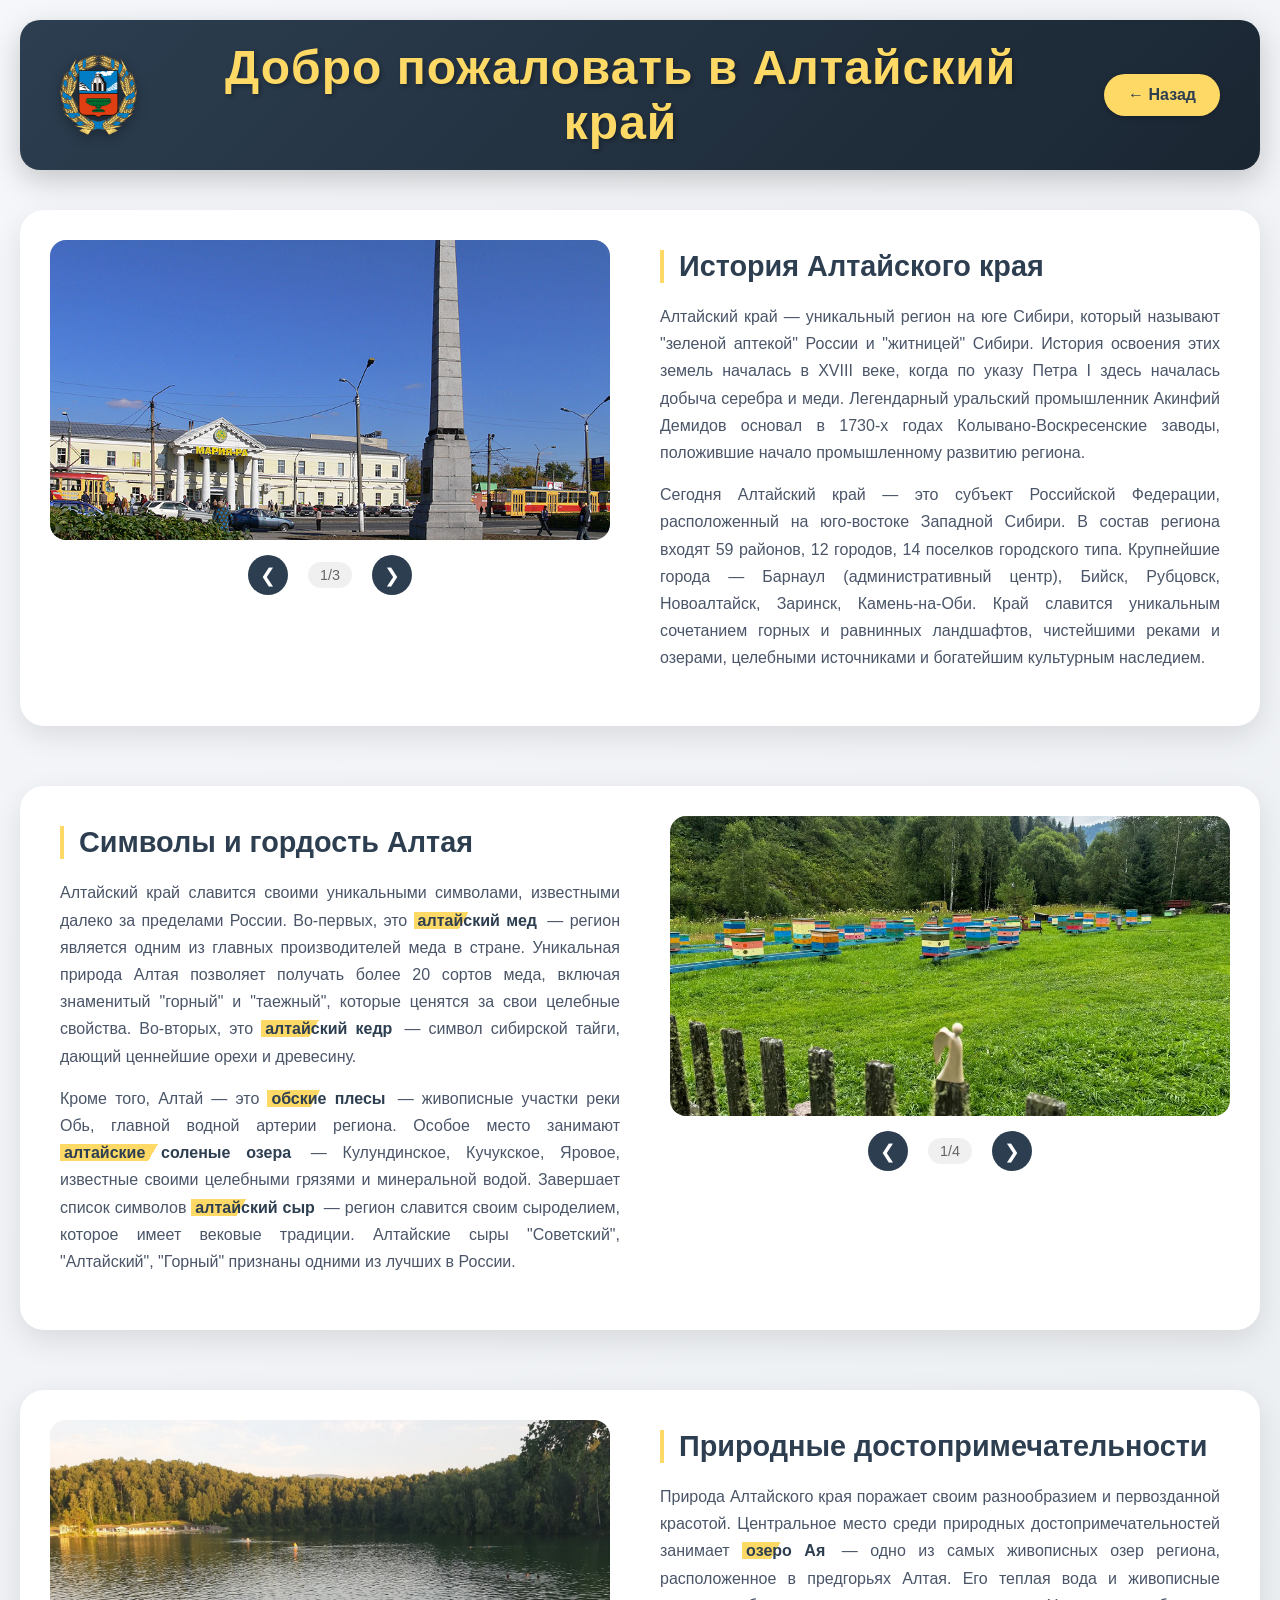
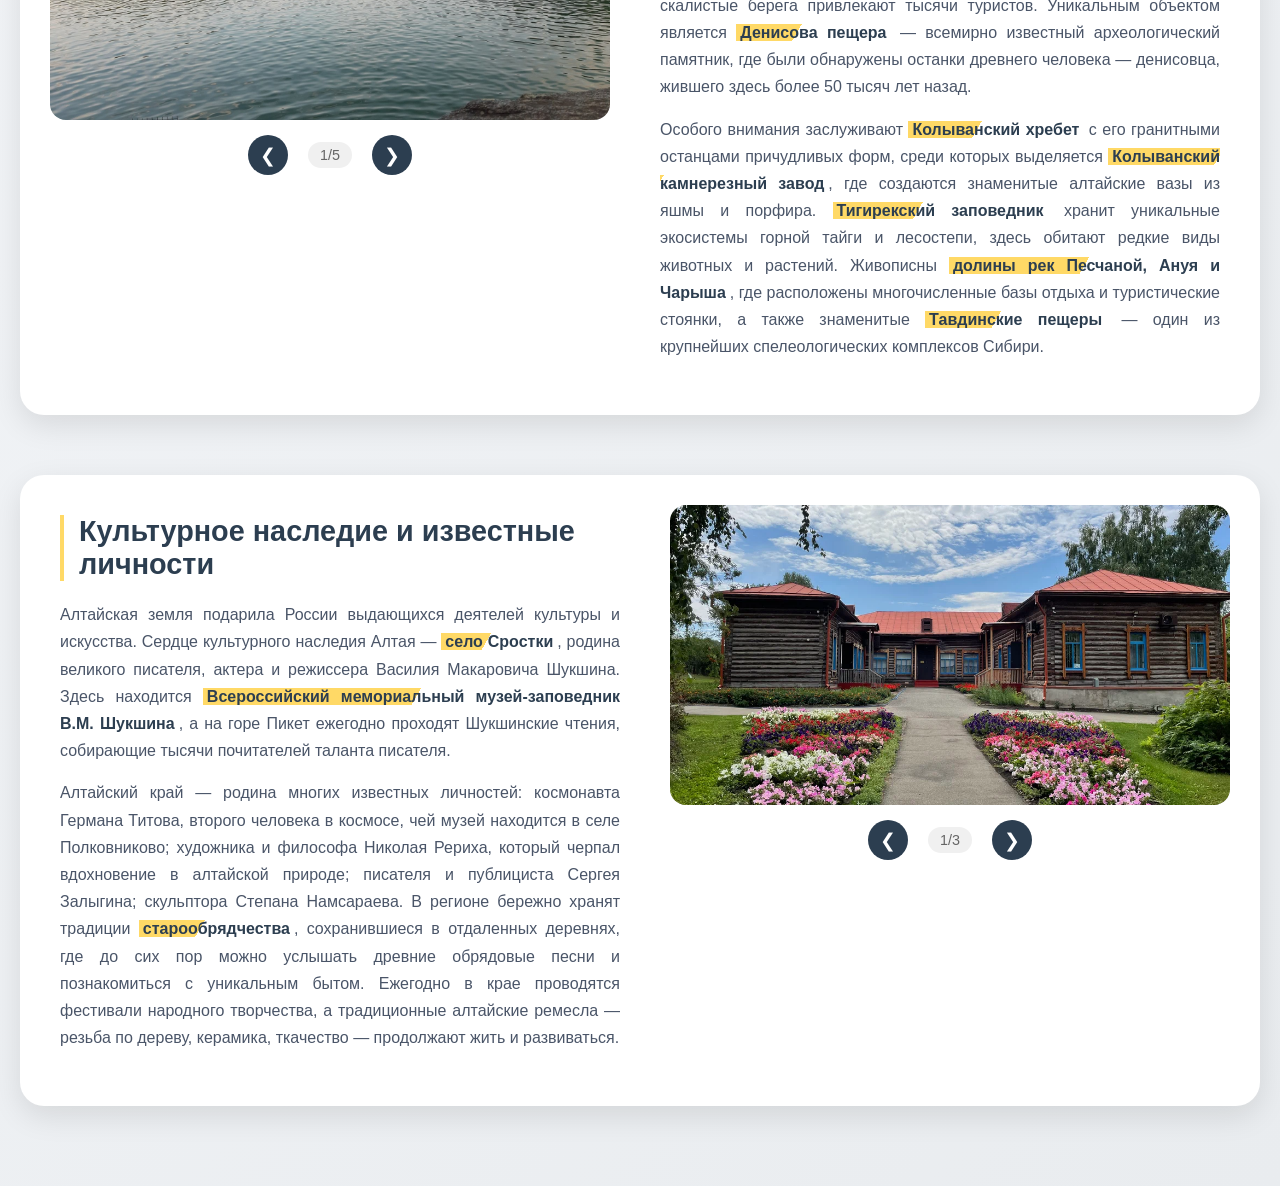
<file: region/Алтайский_Край.html>
<!DOCTYPE html>
<html lang="ru">
<head>
    <meta charset="UTF-8">
    <meta name="viewport" content="width=device-width, initial-scale=1.0">
    <title>Алтайский край - Жемчужина Сибири</title>
    <link rel="stylesheet" href="../region/Курская область/style_region.css">
</head>
<body>
    <div class="welcome-banner">
        <img src="../img_logo/altaigerb.png" alt="Герб Алтайского края" class="logo">
        <h1 class="logo_text">Добро пожаловать в Алтайский край</h1>
        <button class="back-button" onclick="goBack()">← Назад</button>
    </div>

    <div class="main-layout">
        <!-- Первый блок: текст справа, изображения слева (история края) -->
        <div class="content-block">
            <div class="image-slider left-slider">
                <div class="slider-container">
                    <img src="../region/Алтайский Край/altai1.jpg" alt="Демидовская площадь в Барнауле" class="slider-image active" id="slider1-img1">
                    <img src="../region/Алтайский Край/altai2.jpg" alt="Алтайские горы и степи" class="slider-image" id="slider1-img2">
                    <img src="../region/Алтайский Край/altai3.webp" alt="Современный Барнаул" class="slider-image" id="slider1-img3">
                </div>
                <div class="slider-controls">
                    <button class="slider-btn prev" onclick="changeImage('left', -1)">❮</button>
                    <span class="slider-counter" id="left-counter">1/3</span>
                    <button class="slider-btn next" onclick="changeImage('left', 1)">❯</button>
                </div>
            </div>
            <div class="text-content right-text">
                <h2>История Алтайского края</h2>
                <p>Алтайский край — уникальный регион на юге Сибири, который называют "зеленой аптекой" России и "житницей" Сибири. История освоения этих земель началась в XVIII веке, когда по указу Петра I здесь началась добыча серебра и меди. Легендарный уральский промышленник Акинфий Демидов основал в 1730-х годах Колывано-Воскресенские заводы, положившие начало промышленному развитию региона.</p>
                <p>Сегодня Алтайский край — это субъект Российской Федерации, расположенный на юго-востоке Западной Сибири. В состав региона входят 59 районов, 12 городов, 14 поселков городского типа. Крупнейшие города — Барнаул (административный центр), Бийск, Рубцовск, Новоалтайск, Заринск, Камень-на-Оби. Край славится уникальным сочетанием горных и равнинных ландшафтов, чистейшими реками и озерами, целебными источниками и богатейшим культурным наследием.</p>
            </div>
        </div>

        <!-- Второй блок: изображения слева, текст справа (символы и гордость края) -->
        <div class="content-block reverse">
            <div class="image-slider right-slider">
                <div class="slider-container">
                    <img src="../region/Алтайский Край/altai4.webp" alt="Алтайский мед" class="slider-image active" id="slider2-img1">
                    <img src="../region/Алтайский Край/altai5.jfif" alt="Обские плесы в Бийске" class="slider-image" id="slider2-img2">
                    <img src="../region/Алтайский Край/altai6.webp" alt="Алтайский кедр" class="slider-image" id="slider2-img3">
                    <img src="../region/Алтайский Край/altai7.jpg" alt="Озеро Кучукское" class="slider-image" id="slider2-img4">
                </div>
                <div class="slider-controls">
                    <button class="slider-btn prev" onclick="changeImage('right', -1)">❮</button>
                    <span class="slider-counter" id="right-counter">1/4</span>
                    <button class="slider-btn next" onclick="changeImage('right', 1)">❯</button>
                </div>
            </div>
            <div class="text-content left-text">
                <h2>Символы и гордость Алтая</h2>
                <p>Алтайский край славится своими уникальными символами, известными далеко за пределами России. Во-первых, это <strong>алтайский мед</strong> — регион является одним из главных производителей меда в стране. Уникальная природа Алтая позволяет получать более 20 сортов меда, включая знаменитый "горный" и "таежный", которые ценятся за свои целебные свойства. Во-вторых, это <strong>алтайский кедр</strong> — символ сибирской тайги, дающий ценнейшие орехи и древесину.</p>
                <p>Кроме того, Алтай — это <strong>обские плесы</strong> — живописные участки реки Обь, главной водной артерии региона. Особое место занимают <strong>алтайские соленые озера</strong> — Кулундинское, Кучукское, Яровое, известные своими целебными грязями и минеральной водой. Завершает список символов <strong>алтайский сыр</strong> — регион славится своим сыроделием, которое имеет вековые традиции. Алтайские сыры "Советский", "Алтайский", "Горный" признаны одними из лучших в России.</p>
            </div>
        </div>

        <!-- Третий блок: текст справа, изображения слева (природные достопримечательности) -->
        <div class="content-block">
            <div class="image-slider left-slider">
                <div class="slider-container">
                    <img src="../region/Алтайский Край/altai8.jpg" alt="Озеро Ая в Алтайском крае" class="slider-image active" id="slider3-img1">
                    <img src="../region/Алтайский Край/altai9.jpg" alt="Сростки - родина Шукшина" class="slider-image" id="slider3-img2">
                    <img src="../region/Алтайский Край/altai10.jpg" alt="Денисова пещера" class="slider-image" id="slider3-img3">
                    <img src="../region/Алтайский Край/altai11.webp" alt="Гора Колывань" class="slider-image" id="slider3-img4">
                    <img src="../region/Алтайский Край/altai12.jfif" alt="Тигирекский заповедник" class="slider-image" id="slider3-img5">
                </div>
                <div class="slider-controls">
                    <button class="slider-btn prev" onclick="changeImage('left2', -1)">❮</button>
                    <span class="slider-counter" id="left2-counter">1/5</span>
                    <button class="slider-btn next" onclick="changeImage('left2', 1)">❯</button>
                </div>
            </div>
            <div class="text-content right-text">
                <h2>Природные достопримечательности</h2>
                <p>Природа Алтайского края поражает своим разнообразием и первозданной красотой. Центральное место среди природных достопримечательностей занимает <strong>озеро Ая</strong> — одно из самых живописных озер региона, расположенное в предгорьях Алтая. Его теплая вода и живописные скалистые берега привлекают тысячи туристов. Уникальным объектом является <strong>Денисова пещера</strong> — всемирно известный археологический памятник, где были обнаружены останки древнего человека — денисовца, жившего здесь более 50 тысяч лет назад.</p>
                <p>Особого внимания заслуживают <strong>Колыванский хребет</strong> с его гранитными останцами причудливых форм, среди которых выделяется <strong>Колыванский камнерезный завод</strong>, где создаются знаменитые алтайские вазы из яшмы и порфира. <strong>Тигирекский заповедник</strong> хранит уникальные экосистемы горной тайги и лесостепи, здесь обитают редкие виды животных и растений. Живописны <strong>долины рек Песчаной, Ануя и Чарыша</strong>, где расположены многочисленные базы отдыха и туристические стоянки, а также знаменитые <strong>Тавдинские пещеры</strong> — один из крупнейших спелеологических комплексов Сибири.</p>
            </div>
        </div>

        <!-- Четвертый блок: изображения слева, текст справа (культурное наследие и известные личности) -->
        <div class="content-block reverse">
            <div class="image-slider right-slider">
                <div class="slider-container">
                    <img src="../region/Алтайский Край/altai13.webp" alt="Музей Шукшина в Сростках" class="slider-image active" id="slider4-img1">
                    <img src="../region/Алтайский Край/altai14.webp" alt="Памятник Василию Шукшину" class="slider-image" id="slider4-img2">
                    <img src="../region/Алтайский Край/altai15.jpg" alt="Гора Пикет - место Шукшинских чтений" class="slider-image" id="slider4-img3">
                </div>
                <div class="slider-controls">
                    <button class="slider-btn prev" onclick="changeImage('right2', -1)">❮</button>
                    <span class="slider-counter" id="right2-counter">1/3</span>
                    <button class="slider-btn next" onclick="changeImage('right2', 1)">❯</button>
                </div>
            </div>
            <div class="text-content left-text">
                <h2>Культурное наследие и известные личности</h2>
                <p>Алтайская земля подарила России выдающихся деятелей культуры и искусства. Сердце культурного наследия Алтая — <strong>село Сростки</strong>, родина великого писателя, актера и режиссера Василия Макаровича Шукшина. Здесь находится <strong>Всероссийский мемориальный музей-заповедник В.М. Шукшина</strong>, а на горе Пикет ежегодно проходят Шукшинские чтения, собирающие тысячи почитателей таланта писателя.</p>
                <p>Алтайский край — родина многих известных личностей: космонавта Германа Титова, второго человека в космосе, чей музей находится в селе Полковниково; художника и философа Николая Рериха, который черпал вдохновение в алтайской природе; писателя и публициста Сергея Залыгина; скульптора Степана Намсараева. В регионе бережно хранят традиции <strong>старообрядчества</strong>, сохранившиеся в отдаленных деревнях, где до сих пор можно услышать древние обрядовые песни и познакомиться с уникальным бытом. Ежегодно в крае проводятся фестивали народного творчества, а традиционные алтайские ремесла — резьба по дереву, керамика, ткачество — продолжают жить и развиваться.</p>
            </div>
        </div>
    </div>

    <script>
        // Состояние слайдеров
        const sliders = {
            left: { current: 0, total: 3 },
            right: { current: 0, total: 4 },
            left2: { current: 0, total: 5 },
            right2: { current: 0, total: 3 }
        };

        // Функция возврата на предыдущую страницу
        function goBack() {
            window.history.back();
        }

        // Функция смены изображения
        function changeImage(sliderId, direction) {
            const slider = sliders[sliderId];
            if (!slider) return;

            const newIndex = slider.current + direction;
            if (newIndex < 0 || newIndex >= slider.total) return;

            // Скрываем текущее изображение
            const oldImage = document.querySelector(`#slider${getSliderNumber(sliderId)}-img${slider.current + 1}`);
            if (oldImage) oldImage.classList.remove('active');

            // Обновляем индекс
            slider.current = newIndex;

            // Показываем новое изображение
            const newImage = document.querySelector(`#slider${getSliderNumber(sliderId)}-img${slider.current + 1}`);
            if (newImage) newImage.classList.add('active');

            // Обновляем счетчик
            const counter = document.getElementById(`${sliderId}-counter`);
            if (counter) {
                counter.textContent = `${slider.current + 1}/${slider.total}`;
            }
        }

        function getSliderNumber(sliderId) {
            const map = {
                'left': '1',
                'right': '2',
                'left2': '3',
                'right2': '4'
            };
            return map[sliderId] || '1';
        }
    </script>
</body>
</html>
</file>
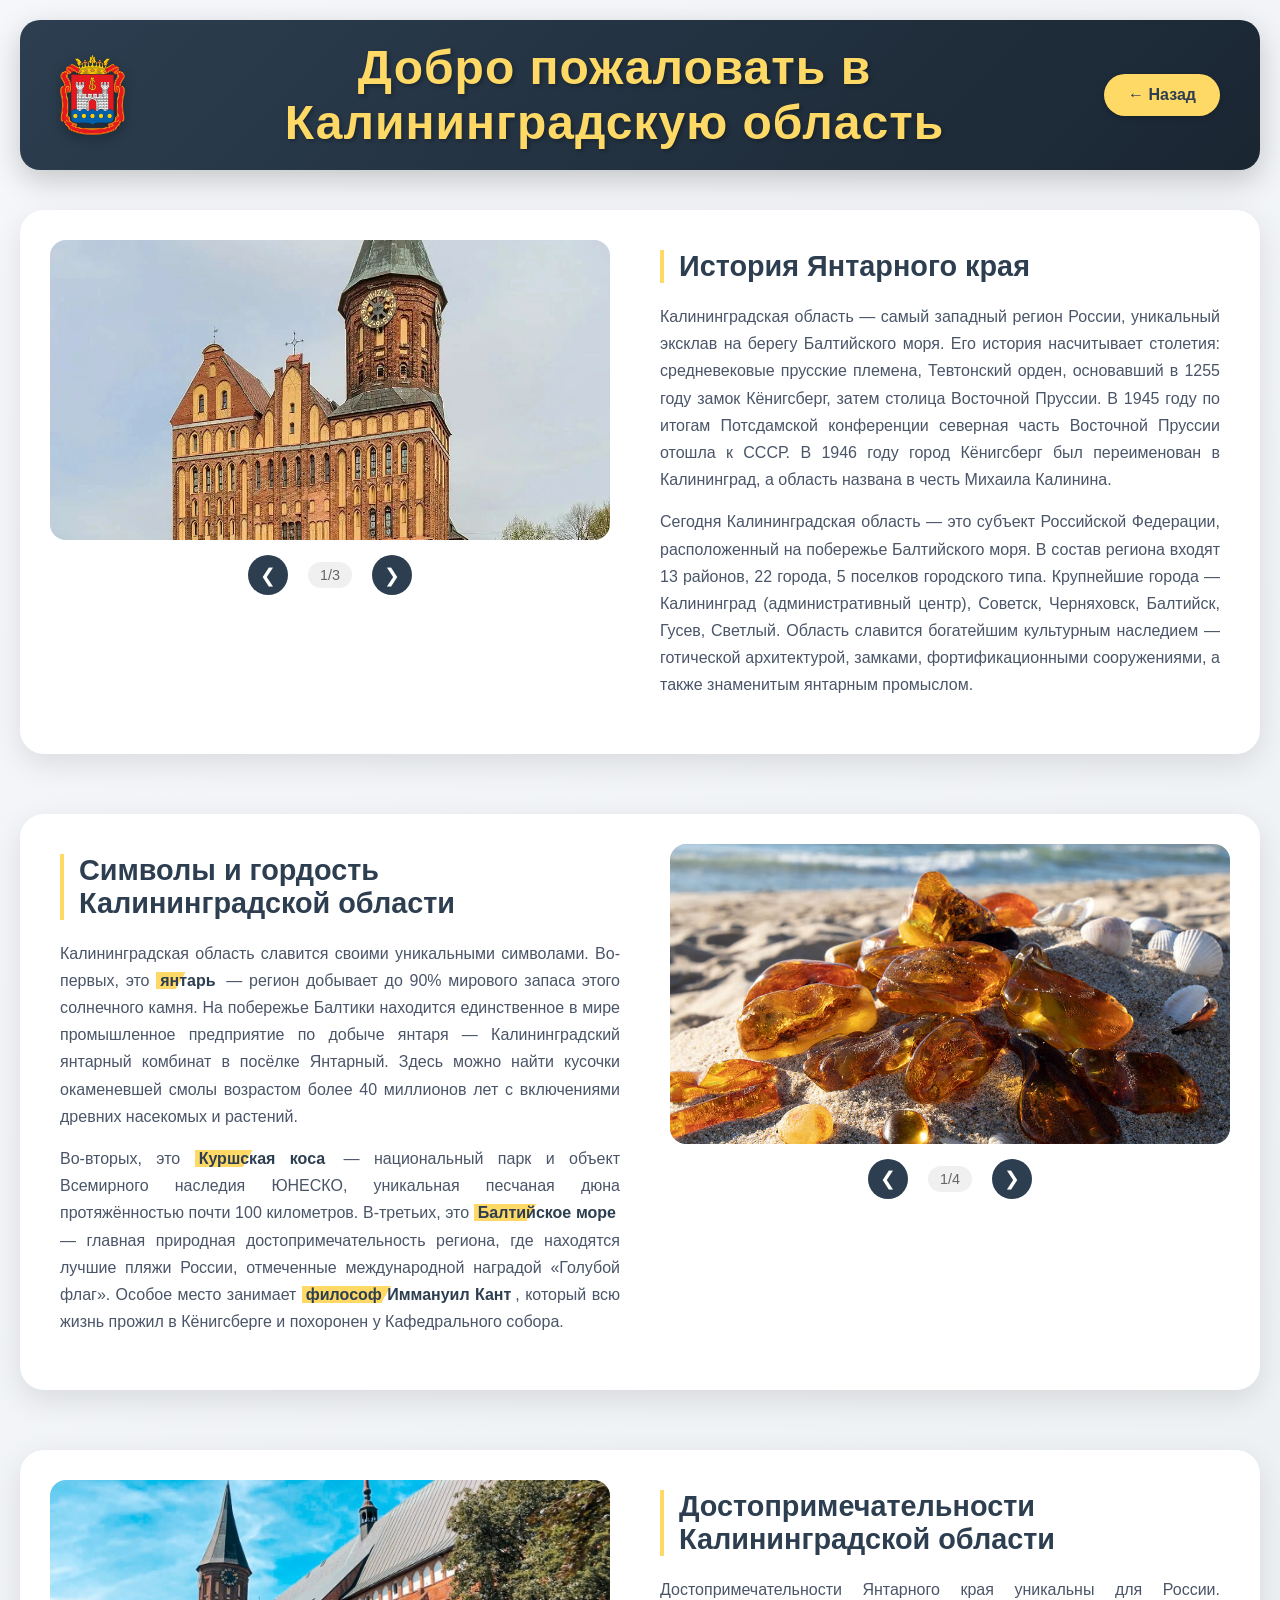
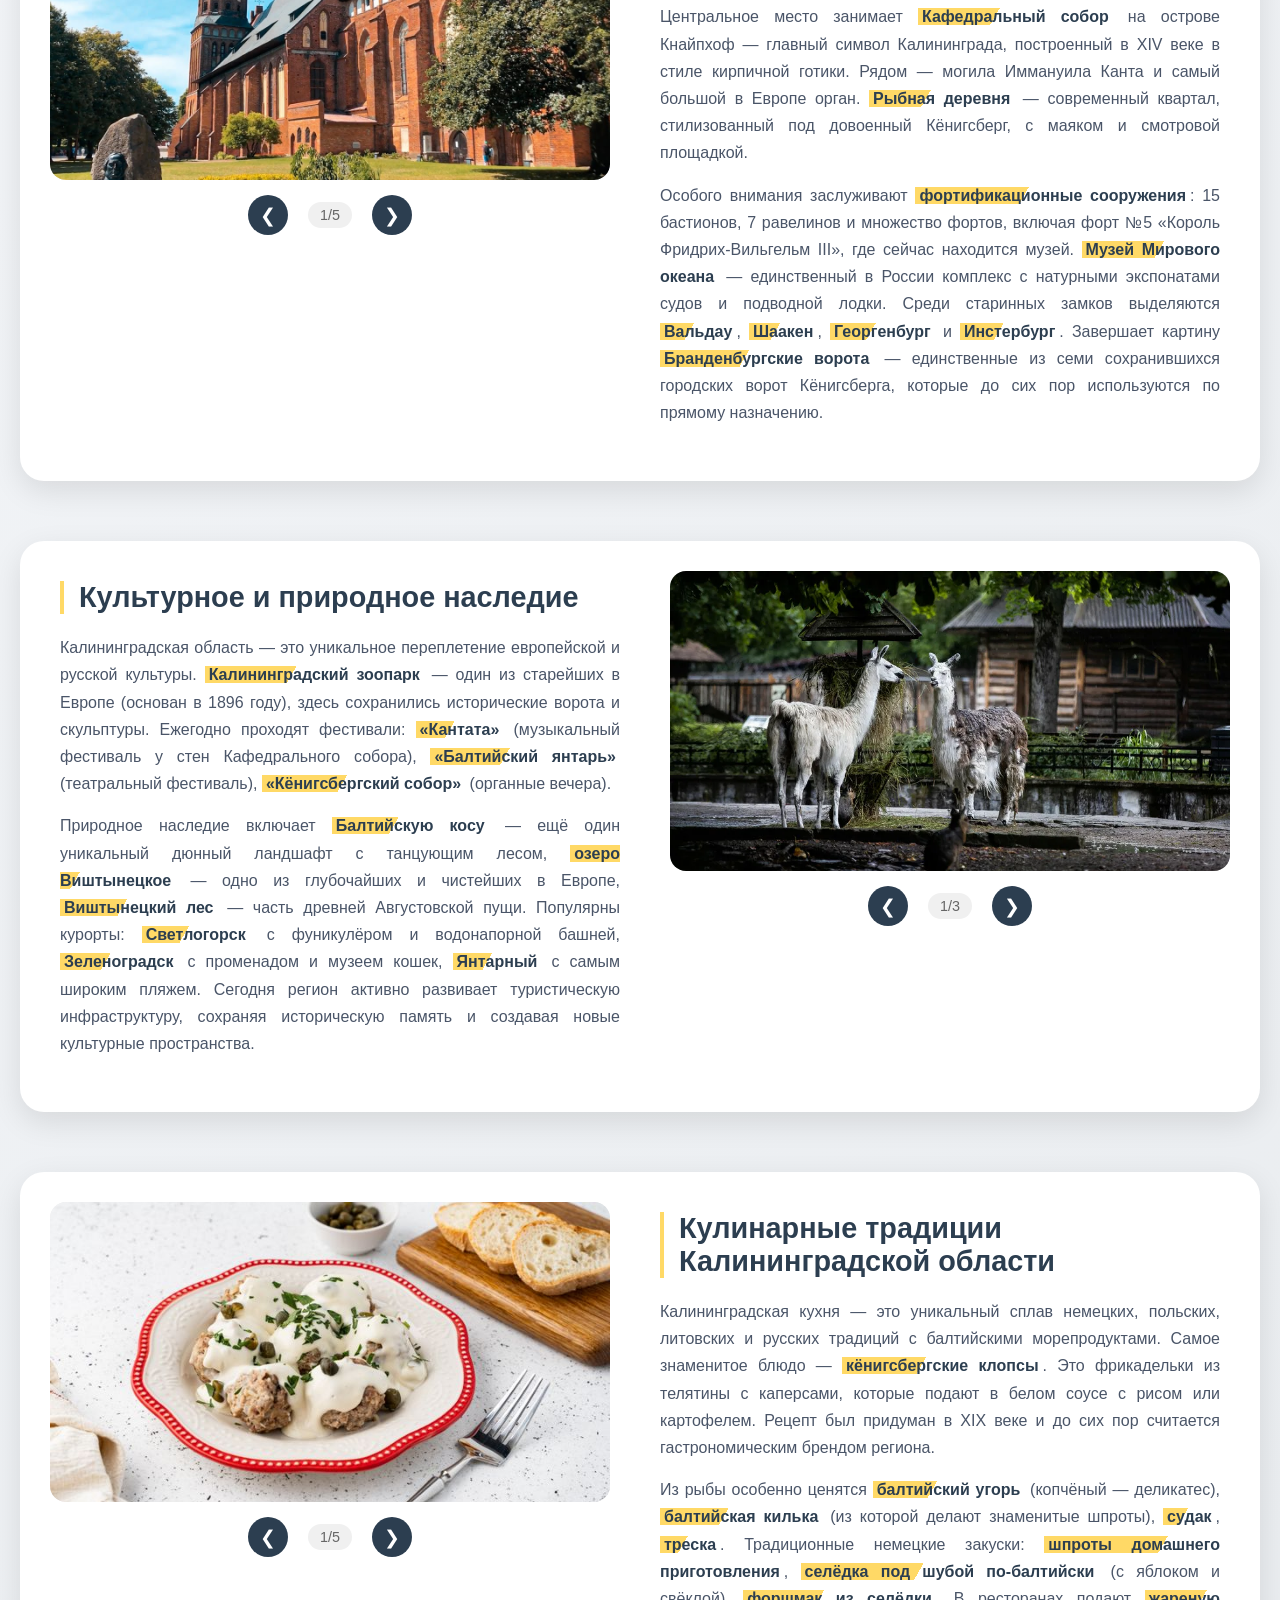
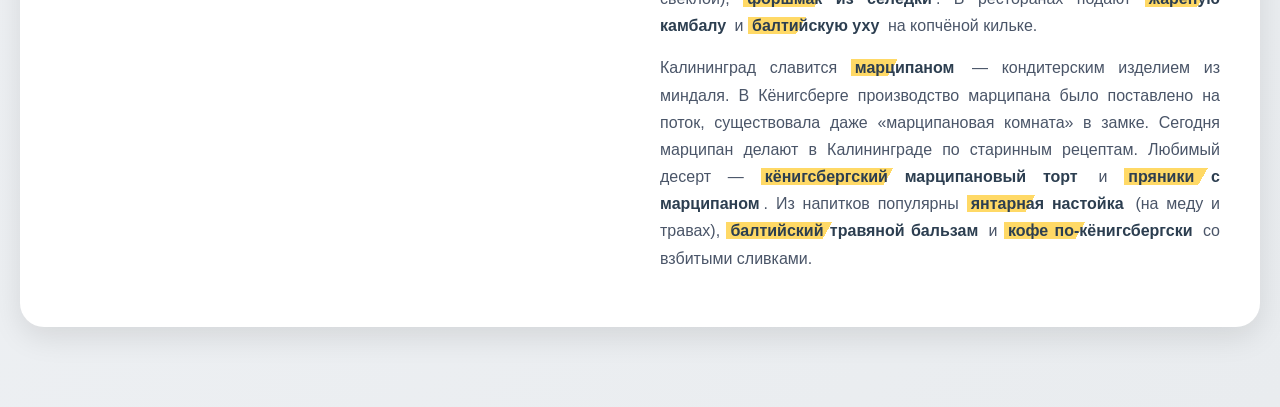
<file: region/Калининградская_область.html>
<!DOCTYPE html>
<html lang="ru">
<head>
    <meta charset="UTF-8">
    <meta name="viewport" content="width=device-width, initial-scale=1.0">
    <title>Калининградская область - Янтарный край России</title>
    <link rel="stylesheet" href="../region/Курская область/style_region.css">
</head>
<body>
    <div class="welcome-banner">
        <img src="../img_logo/kalingrad.png" alt="Герб Калининградской области" class="logo">
        <h1 class="logo_text">Добро пожаловать в Калининградскую область</h1>
        <button class="back-button" onclick="goBack()">← Назад</button>
    </div>

    <div class="main-layout">
        <!-- Первый блок: текст справа, изображения слева (история края) -->
        <div class="content-block">
            <div class="image-slider left-slider">
                <div class="slider-container">
                    <img src="../region/Калининградская область/kalingrad1.webp" alt="Кафедральный собор в Калининграде" class="slider-image active" id="slider1-img1">
                    <img src="../region/Калининградская область/kalingrad2.webp" alt="Королевский замок Кёнигсберг" class="slider-image" id="slider1-img2">
                    <img src="../region/Калининградская область/kalingrad3.webp" alt="Современный Калининград" class="slider-image" id="slider1-img3">
                </div>
                <div class="slider-controls">
                    <button class="slider-btn prev" onclick="changeImage('left', -1)">❮</button>
                    <span class="slider-counter" id="left-counter">1/3</span>
                    <button class="slider-btn next" onclick="changeImage('left', 1)">❯</button>
                </div>
            </div>
            <div class="text-content right-text">
                <h2>История Янтарного края</h2>
                <p>Калининградская область — самый западный регион России, уникальный эксклав на берегу Балтийского моря. Его история насчитывает столетия: средневековые прусские племена, Тевтонский орден, основавший в 1255 году замок Кёнигсберг, затем столица Восточной Пруссии. В 1945 году по итогам Потсдамской конференции северная часть Восточной Пруссии отошла к СССР. В 1946 году город Кёнигсберг был переименован в Калининград, а область названа в честь Михаила Калинина.</p>
                <p>Сегодня Калининградская область — это субъект Российской Федерации, расположенный на побережье Балтийского моря. В состав региона входят 13 районов, 22 города, 5 поселков городского типа. Крупнейшие города — Калининград (административный центр), Советск, Черняховск, Балтийск, Гусев, Светлый. Область славится богатейшим культурным наследием — готической архитектурой, замками, фортификационными сооружениями, а также знаменитым янтарным промыслом.</p>
            </div>
        </div>

        <!-- Второй блок: изображения слева, текст справа (символы и гордость края) -->
        <div class="content-block reverse">
            <div class="image-slider right-slider">
                <div class="slider-container">
                    <img src="../region/Калининградская область/kalingrad4.jpg" alt="Балтийский янтарь" class="slider-image active" id="slider2-img1">
                    <img src="../region/Калининградская область/kalingrad5.jpg" alt="Куршская коса" class="slider-image" id="slider2-img2">
                    <img src="../region/Калининградская область/kalingrad6.jpg" alt="Балтийское море" class="slider-image" id="slider2-img3">
                    <img src="../region/Калининградская область/kalingrad7.jfif" alt="Иммануил Кант" class="slider-image" id="slider2-img4">
                </div>
                <div class="slider-controls">
                    <button class="slider-btn prev" onclick="changeImage('right', -1)">❮</button>
                    <span class="slider-counter" id="right-counter">1/4</span>
                    <button class="slider-btn next" onclick="changeImage('right', 1)">❯</button>
                </div>
            </div>
            <div class="text-content left-text">
                <h2>Символы и гордость Калининградской области</h2>
                <p>Калининградская область славится своими уникальными символами. Во-первых, это <strong>янтарь</strong> — регион добывает до 90% мирового запаса этого солнечного камня. На побережье Балтики находится единственное в мире промышленное предприятие по добыче янтаря — Калининградский янтарный комбинат в посёлке Янтарный. Здесь можно найти кусочки окаменевшей смолы возрастом более 40 миллионов лет с включениями древних насекомых и растений.</p>
                <p>Во-вторых, это <strong>Куршская коса</strong> — национальный парк и объект Всемирного наследия ЮНЕСКО, уникальная песчаная дюна протяжённостью почти 100 километров. В-третьих, это <strong>Балтийское море</strong> — главная природная достопримечательность региона, где находятся лучшие пляжи России, отмеченные международной наградой «Голубой флаг». Особое место занимает <strong>философ Иммануил Кант</strong>, который всю жизнь прожил в Кёнигсберге и похоронен у Кафедрального собора.</p>
            </div>
        </div>

        <!-- Третий блок: текст справа, изображения слева (достопримечательности) -->
        <div class="content-block">
            <div class="image-slider left-slider">
                <div class="slider-container">
                    <img src="../region/Калининградская область/kalingrad8.jpg" alt="Кафедральный собор на острове Кнайпхоф" class="slider-image active" id="slider3-img1">
                    <img src="../region/Калининградская область/kalingrad9.jfif" alt="Рыбная деревня в Калининграде" class="slider-image" id="slider3-img2">
                    <img src="../region/Калининградская область/kalingrad10.webp" alt="Форт №5 - памятник фортификации" class="slider-image" id="slider3-img3">
                    <img src="../region/Калининградская область/kalingrad11.jpg" alt="Музей Мирового океана" class="slider-image" id="slider3-img4">
                    <img src="../region/Калининградская область/kalingrad12.jpg" alt="Замок Шаакен" class="slider-image" id="slider3-img5">
                </div>
                <div class="slider-controls">
                    <button class="slider-btn prev" onclick="changeImage('left2', -1)">❮</button>
                    <span class="slider-counter" id="left2-counter">1/5</span>
                    <button class="slider-btn next" onclick="changeImage('left2', 1)">❯</button>
                </div>
            </div>
            <div class="text-content right-text">
                <h2>Достопримечательности Калининградской области</h2>
                <p>Достопримечательности Янтарного края уникальны для России. Центральное место занимает <strong>Кафедральный собор</strong> на острове Кнайпхоф — главный символ Калининграда, построенный в XIV веке в стиле кирпичной готики. Рядом — могила Иммануила Канта и самый большой в Европе орган. <strong>Рыбная деревня</strong> — современный квартал, стилизованный под довоенный Кёнигсберг, с маяком и смотровой площадкой.</p>
                <p>Особого внимания заслуживают <strong>фортификационные сооружения</strong>: 15 бастионов, 7 равелинов и множество фортов, включая форт №5 «Король Фридрих-Вильгельм III», где сейчас находится музей. <strong>Музей Мирового океана</strong> — единственный в России комплекс с натурными экспонатами судов и подводной лодки. Среди старинных замков выделяются <strong>Вальдау</strong>, <strong>Шаакен</strong>, <strong>Георгенбург</strong> и <strong>Инстербург</strong>. Завершает картину <strong>Бранденбургские ворота</strong> — единственные из семи сохранившихся городских ворот Кёнигсберга, которые до сих пор используются по прямому назначению.</p>
            </div>
        </div>

        <!-- Четвертый блок: изображения слева, текст справа (культурное наследие) -->
        <div class="content-block reverse">
            <div class="image-slider right-slider">
                <div class="slider-container">
                    <img src="../region/Калининградская область/kalingrad13.webp" alt="Калининградский зоопарк" class="slider-image active" id="slider4-img1">
                    <img src="../region/Калининградская область/kalingrad14.jfif" alt="Фестиваль балтийского янтаря" class="slider-image" id="slider4-img2">
                    <img src="../region/Калининградская область/kalingrad15.jfif" alt="Балтийская коса и Светлогорск" class="slider-image" id="slider4-img3">
                </div>
                <div class="slider-controls">
                    <button class="slider-btn prev" onclick="changeImage('right2', -1)">❮</button>
                    <span class="slider-counter" id="right2-counter">1/3</span>
                    <button class="slider-btn next" onclick="changeImage('right2', 1)">❯</button>
                </div>
            </div>
            <div class="text-content left-text">
                <h2>Культурное и природное наследие</h2>
                <p>Калининградская область — это уникальное переплетение европейской и русской культуры. <strong>Калининградский зоопарк</strong> — один из старейших в Европе (основан в 1896 году), здесь сохранились исторические ворота и скульптуры. Ежегодно проходят фестивали: <strong>«Кантата»</strong> (музыкальный фестиваль у стен Кафедрального собора), <strong>«Балтийский янтарь»</strong> (театральный фестиваль), <strong>«Кёнигсбергский собор»</strong> (органные вечера).</p>
                <p>Природное наследие включает <strong>Балтийскую косу</strong> — ещё один уникальный дюнный ландшафт с танцующим лесом, <strong>озеро Виштынецкое</strong> — одно из глубочайших и чистейших в Европе, <strong>Виштынецкий лес</strong> — часть древней Августовской пущи. Популярны курорты: <strong>Светлогорск</strong> с фуникулёром и водонапорной башней, <strong>Зеленоградск</strong> с променадом и музеем кошек, <strong>Янтарный</strong> с самым широким пляжем. Сегодня регион активно развивает туристическую инфраструктуру, сохраняя историческую память и создавая новые культурные пространства.</p>
            </div>
        </div>

        <!-- Блок: Кулинарные традиции Калининградской области -->
        <div class="content-block">
            <div class="image-slider left-slider">
                <div class="slider-container">
                    <img src="../region/Калининградская область/kalingrad16.jpg" alt="Кёнигсбергские клопсы" class="slider-image active" id="slider5-img1">
                    <img src="../region/Калининградская область/kalingrad17.webp" alt="Копчёный балтийский угорь" class="slider-image" id="slider5-img2">
                    <img src="../region/Калининградская область/kalingrad18.jpeg" alt="Калининградский марципан" class="slider-image" id="slider5-img3">
                    <img src="../region/Калининградская область/kalingrad19.jpg" alt="Балтийская килька и шпроты" class="slider-image" id="slider5-img4">
                    <img src="../region/Калининградская область/kalingrad20.jpg" alt="Янтарная наливка" class="slider-image" id="slider5-img5">
                </div>
                <div class="slider-controls">
                    <button class="slider-btn prev" onclick="changeImage('left3', -1)">❮</button>
                    <span class="slider-counter" id="left3-counter">1/5</span>
                    <button class="slider-btn next" onclick="changeImage('left3', 1)">❯</button>
                </div>
            </div>
            <div class="text-content right-text">
                <h2>Кулинарные традиции Калининградской области</h2>
                <p>Калининградская кухня — это уникальный сплав немецких, польских, литовских и русских традиций с балтийскими морепродуктами. Самое знаменитое блюдо — <strong>кёнигсбергские клопсы</strong>. Это фрикадельки из телятины с каперсами, которые подают в белом соусе с рисом или картофелем. Рецепт был придуман в XIX веке и до сих пор считается гастрономическим брендом региона.</p>
                <p>Из рыбы особенно ценятся <strong>балтийский угорь</strong> (копчёный — деликатес), <strong>балтийская килька</strong> (из которой делают знаменитые шпроты), <strong>судак</strong>, <strong>треска</strong>. Традиционные немецкие закуски: <strong>шпроты домашнего приготовления</strong>, <strong>селёдка под шубой по-балтийски</strong> (с яблоком и свёклой), <strong>форшмак из селёдки</strong>. В ресторанах подают <strong>жареную камбалу</strong> и <strong>балтийскую уху</strong> на копчёной кильке.</p>
                <p>Калининград славится <strong>марципаном</strong> — кондитерским изделием из миндаля. В Кёнигсберге производство марципана было поставлено на поток, существовала даже «марципановая комната» в замке. Сегодня марципан делают в Калининграде по старинным рецептам. Любимый десерт — <strong>кёнигсбергский марципановый торт</strong> и <strong>пряники с марципаном</strong>. Из напитков популярны <strong>янтарная настойка</strong> (на меду и травах), <strong>балтийский травяной бальзам</strong> и <strong>кофе по-кёнигсбергски</strong> со взбитыми сливками.</p>
            </div>
        </div>
    </div>

    <script>
        // Состояние слайдеров
        const sliders = {
            left: { current: 0, total: 3 },
            right: { current: 0, total: 4 },
            left2: { current: 0, total: 5 },
            right2: { current: 0, total: 3 },
            left3: { current: 0, total: 5 }
        };

        // Функция возврата на предыдущую страницу
        function goBack() {
            window.history.back();
        }

        // Функция смены изображения
        function changeImage(sliderId, direction) {
            const slider = sliders[sliderId];
            if (!slider) return;

            const newIndex = slider.current + direction;
            if (newIndex < 0 || newIndex >= slider.total) return;

            const oldImage = document.querySelector(`#slider${getSliderNumber(sliderId)}-img${slider.current + 1}`);
            if (oldImage) oldImage.classList.remove('active');

            slider.current = newIndex;

            const newImage = document.querySelector(`#slider${getSliderNumber(sliderId)}-img${slider.current + 1}`);
            if (newImage) newImage.classList.add('active');

            const counter = document.getElementById(`${sliderId}-counter`);
            if (counter) {
                counter.textContent = `${slider.current + 1}/${slider.total}`;
            }
        }

        function getSliderNumber(sliderId) {
            const map = {
                'left': '1',
                'right': '2',
                'left2': '3',
                'right2': '4',
                'left3': '5'
            };
            return map[sliderId] || '1';
        }
    </script>
</body>
</html>
</file>
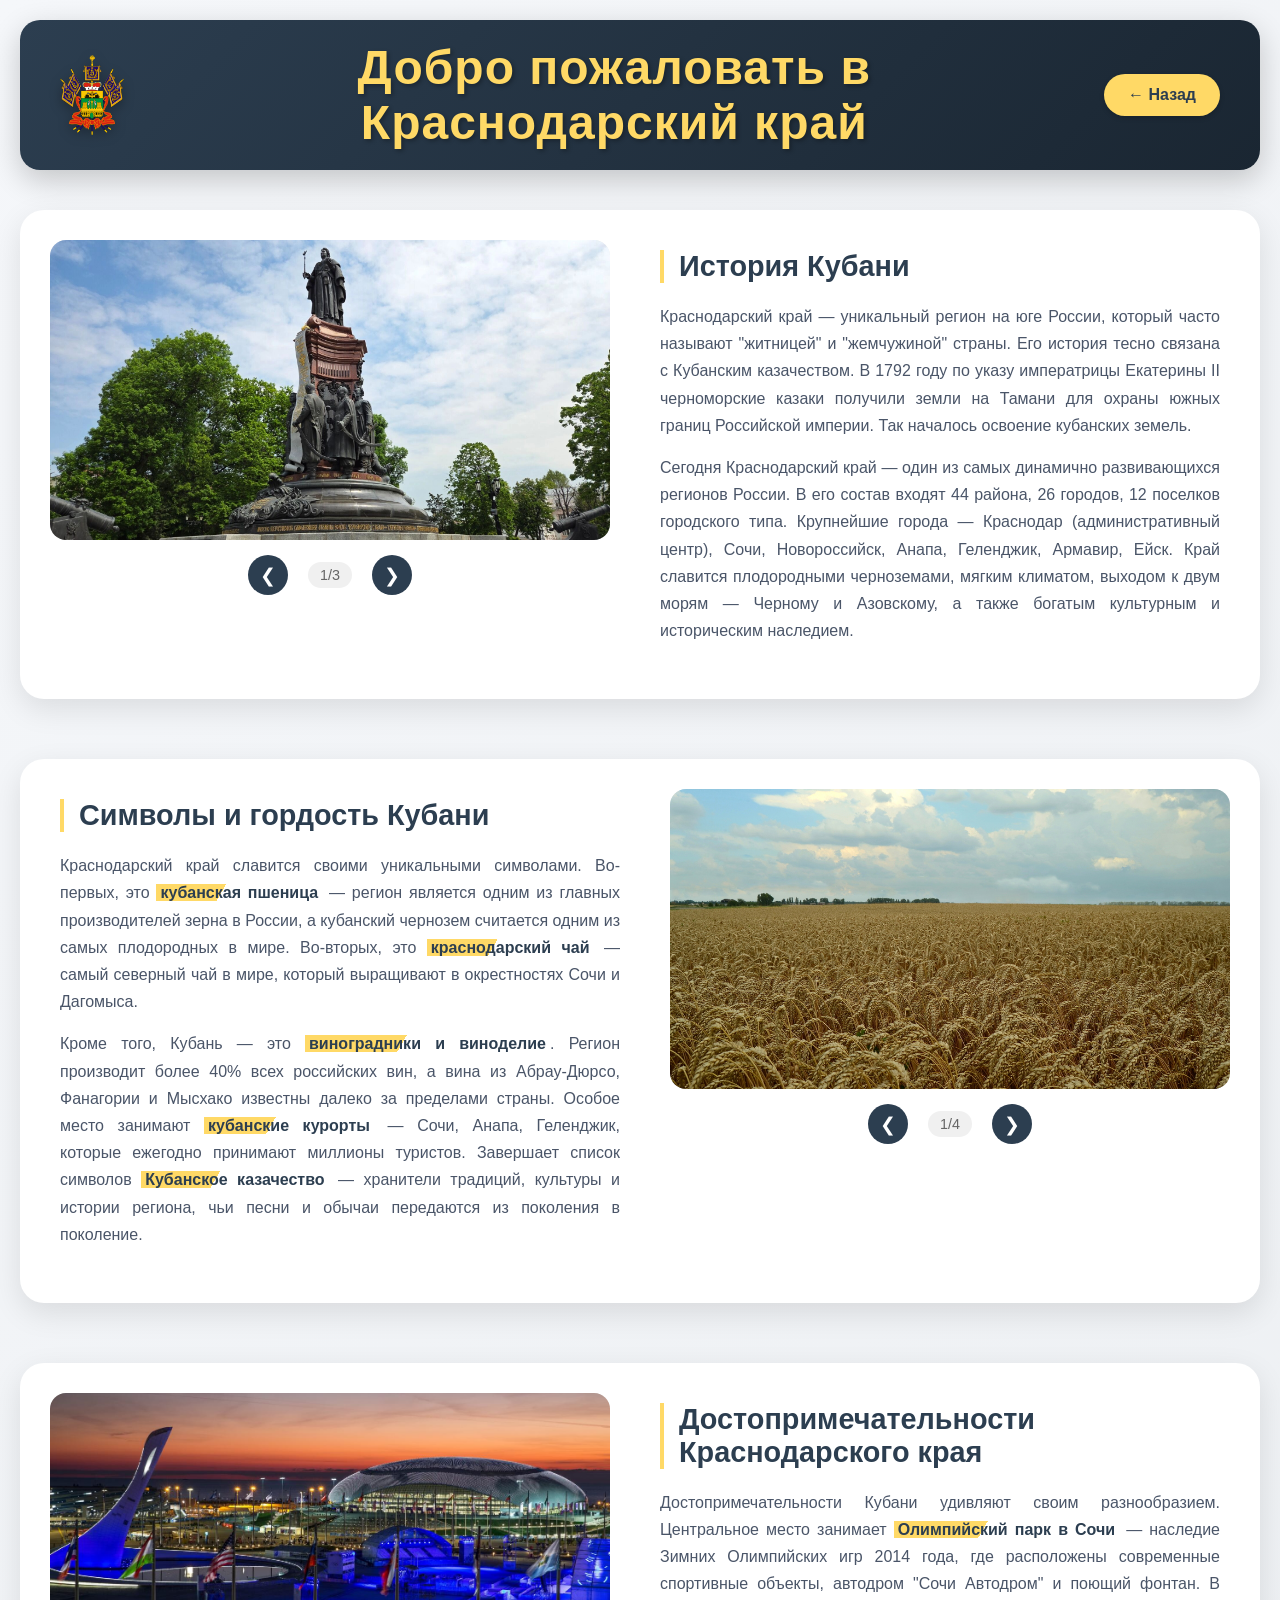
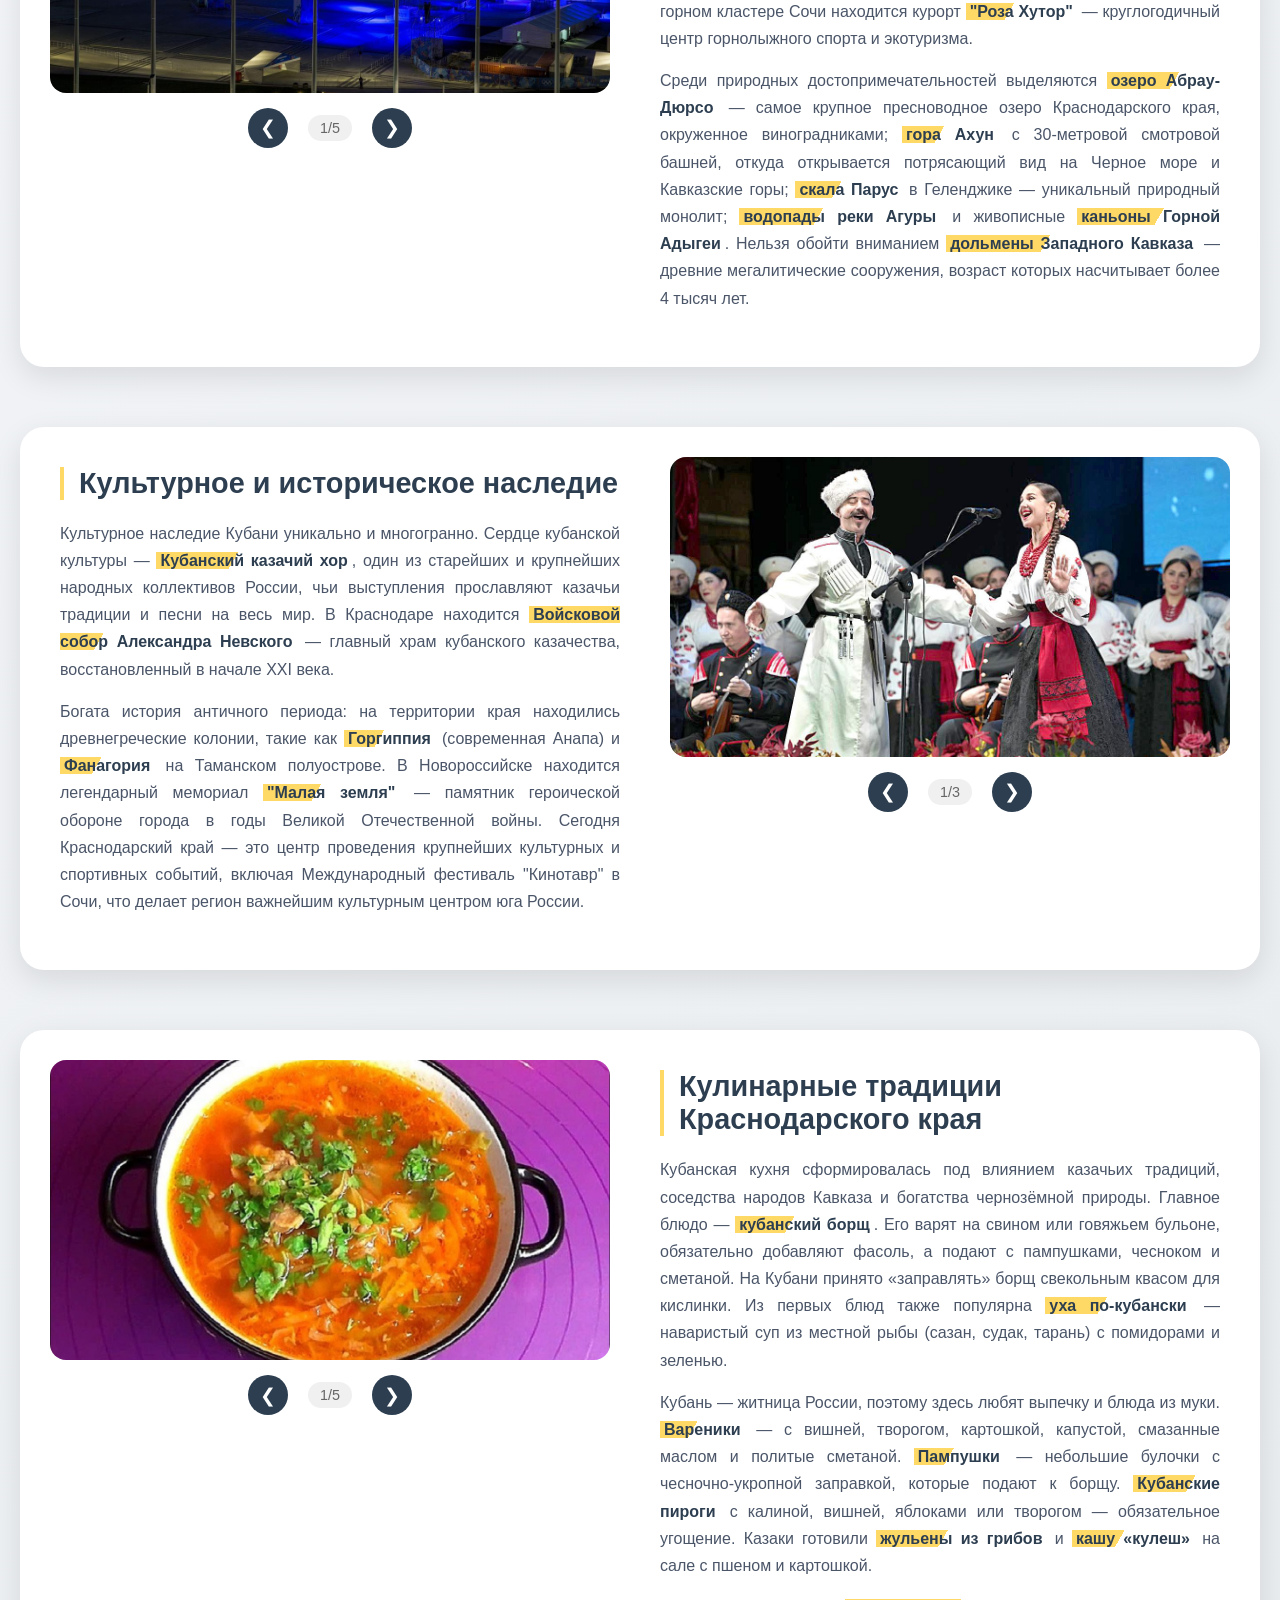
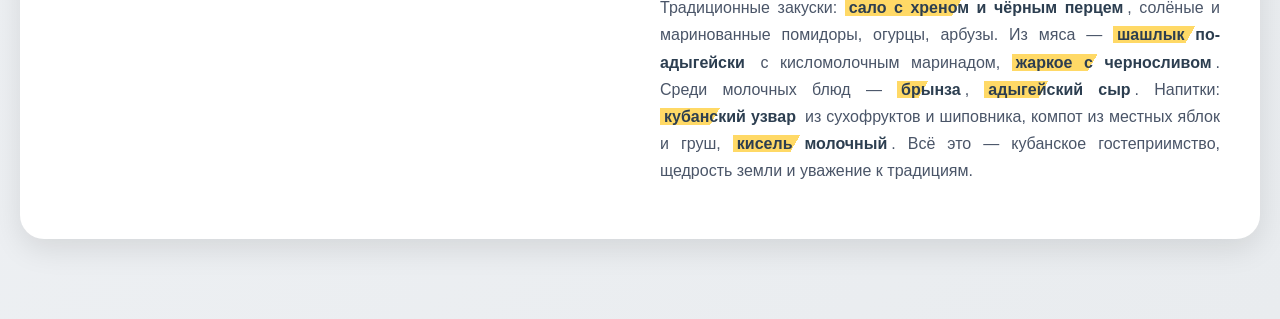
<file: region/Краснодарский_Край.html>
<!DOCTYPE html>
<html lang="ru">
<head>
    <meta charset="UTF-8">
    <meta name="viewport" content="width=device-width, initial-scale=1.0">
    <title>Краснодарский край - Жемчужина Юга России</title>
    <link rel="stylesheet" href="../region/Курская область/style_region.css">
</head>
<body>
    <div class="welcome-banner">
        <img src="../img_logo/kraskray.png" alt="Герб Краснодарского края" class="logo">
        <h1 class="logo_text">Добро пожаловать в Краснодарский край</h1>
        <button class="back-button" onclick="goBack()">← Назад</button>
    </div>

    <div class="main-layout">
        <!-- Первый блок: текст справа, изображения слева (история края) -->
        <div class="content-block">
            <div class="image-slider left-slider">
                <div class="slider-container">
                    <img src="../region/Краснодраский Край/kraskray1.jpg" alt="Памятник Екатерине II в Краснодаре" class="slider-image active" id="slider1-img1">
                    <img src="../region/Краснодраский Край/kraskary2.jpg" alt="Кубанские казаки" class="slider-image" id="slider1-img2">
                    <img src="../region/Краснодраский Край/kraskary3.jpg" alt="Современный Краснодар" class="slider-image" id="slider1-img3">
                </div>
                <div class="slider-controls">
                    <button class="slider-btn prev" onclick="changeImage('left', -1)">❮</button>
                    <span class="slider-counter" id="left-counter">1/3</span>
                    <button class="slider-btn next" onclick="changeImage('left', 1)">❯</button>
                </div>
            </div>
            <div class="text-content right-text">
                <h2>История Кубани</h2>
                <p>Краснодарский край — уникальный регион на юге России, который часто называют "житницей" и "жемчужиной" страны. Его история тесно связана с Кубанским казачеством. В 1792 году по указу императрицы Екатерины II черноморские казаки получили земли на Тамани для охраны южных границ Российской империи. Так началось освоение кубанских земель.</p>
                <p>Сегодня Краснодарский край — один из самых динамично развивающихся регионов России. В его состав входят 44 района, 26 городов, 12 поселков городского типа. Крупнейшие города — Краснодар (административный центр), Сочи, Новороссийск, Анапа, Геленджик, Армавир, Ейск. Край славится плодородными черноземами, мягким климатом, выходом к двум морям — Черному и Азовскому, а также богатым культурным и историческим наследием.</p>
            </div>
        </div>

        <!-- Второй блок: изображения слева, текст справа (символы и гордость края) -->
        <div class="content-block reverse">
            <div class="image-slider right-slider">
                <div class="slider-container">
                    <img src="../region/Краснодраский Край/kraskary4.jpg"alt="Кубанская пшеница" class="slider-image active" id="slider2-img1">
                    <img src="../region/Краснодраский Край/kraskary5.jpg" alt="Краснодарский чай" class="slider-image" id="slider2-img2">
                    <img src="../region/Краснодраский Край/kraskary6.jpg" alt="Кубанские подсолнухи" class="slider-image" id="slider2-img3">
                    <img src="../region/Краснодраский Край/kraskary7.jpg" alt="Краснодарские вина" class="slider-image" id="slider2-img4">
                </div>
                <div class="slider-controls">
                    <button class="slider-btn prev" onclick="changeImage('right', -1)">❮</button>
                    <span class="slider-counter" id="right-counter">1/4</span>
                    <button class="slider-btn next" onclick="changeImage('right', 1)">❯</button>
                </div>
            </div>
            <div class="text-content left-text">
                <h2>Символы и гордость Кубани</h2>
                <p>Краснодарский край славится своими уникальными символами. Во-первых, это <strong>кубанская пшеница</strong> — регион является одним из главных производителей зерна в России, а кубанский чернозем считается одним из самых плодородных в мире. Во-вторых, это <strong>краснодарский чай</strong> — самый северный чай в мире, который выращивают в окрестностях Сочи и Дагомыса.</p>
                <p>Кроме того, Кубань — это <strong>виноградники и виноделие</strong>. Регион производит более 40% всех российских вин, а вина из Абрау-Дюрсо, Фанагории и Мысхако известны далеко за пределами страны. Особое место занимают <strong>кубанские курорты</strong> — Сочи, Анапа, Геленджик, которые ежегодно принимают миллионы туристов. Завершает список символов <strong>Кубанское казачество</strong> — хранители традиций, культуры и истории региона, чьи песни и обычаи передаются из поколения в поколение.</p>
            </div>
        </div>

        <!-- Третий блок: текст справа, изображения слева (достопримечательности) -->
        <div class="content-block">
            <div class="image-slider left-slider">
                <div class="slider-container">
                    <img src="../region/Краснодраский Край/kraskray8.jpg" alt="Олимпийский парк в Сочи" class="slider-image active" id="slider3-img1">
                    <img src="../region/Краснодраский Край/kraskray9.jpg" alt="Гора Ахун в Сочи" class="slider-image" id="slider3-img2">
                    <img src="../region/Краснодраский Край/kraskray10.jpg" alt="Озеро Абрау-Дюрсо" class="slider-image" id="slider3-img3">
                    <img src="../region/Краснодраский Край/kraskray11.jpg" alt="Водопады Горной Адыгеи" class="slider-image" id="slider3-img4">
                    <img src="../region/Краснодраский Край/kraskray12.jpg" alt="Скала Парус в Геленджике" class="slider-image" id="slider3-img5">
                </div>
                <div class="slider-controls">
                    <button class="slider-btn prev" onclick="changeImage('left2', -1)">❮</button>
                    <span class="slider-counter" id="left2-counter">1/5</span>
                    <button class="slider-btn next" onclick="changeImage('left2', 1)">❯</button>
                </div>
            </div>
            <div class="text-content right-text">
                <h2>Достопримечательности Краснодарского края</h2>
                <p>Достопримечательности Кубани удивляют своим разнообразием. Центральное место занимает <strong>Олимпийский парк в Сочи</strong> — наследие Зимних Олимпийских игр 2014 года, где расположены современные спортивные объекты, автодром "Сочи Автодром" и поющий фонтан. В горном кластере Сочи находится курорт <strong>"Роза Хутор"</strong> — круглогодичный центр горнолыжного спорта и экотуризма.</p>
                <p>Среди природных достопримечательностей выделяются <strong>озеро Абрау-Дюрсо</strong> — самое крупное пресноводное озеро Краснодарского края, окруженное виноградниками; <strong>гора Ахун</strong> с 30-метровой смотровой башней, откуда открывается потрясающий вид на Черное море и Кавказские горы; <strong>скала Парус</strong> в Геленджике — уникальный природный монолит; <strong>водопады реки Агуры</strong> и живописные <strong>каньоны Горной Адыгеи</strong>. Нельзя обойти вниманием <strong>дольмены Западного Кавказа</strong> — древние мегалитические сооружения, возраст которых насчитывает более 4 тысяч лет.</p>
            </div>
        </div>

        <!-- Четвертый блок: изображения слева, текст справа (культурное наследие) -->
        <div class="content-block reverse">
            <div class="image-slider right-slider">
                <div class="slider-container">
                    <img src="../region/Краснодраский Край/kraskray13.jpg" alt="Кубанский казачий хор" class="slider-image active" id="slider4-img1">
                    <img src="../region/Краснодраский Край/kraskray14.jpg"alt="Археологический музей в Анапе" class="slider-image" id="slider4-img2">
                    <img src="../region/Краснодраский Край/kraskray15.jpg" alt="Мемориал Малая земля в Новороссийске" class="slider-image" id="slider4-img3">
                </div>
                <div class="slider-controls">
                    <button class="slider-btn prev" onclick="changeImage('right2', -1)">❮</button>
                    <span class="slider-counter" id="right2-counter">1/3</span>
                    <button class="slider-btn next" onclick="changeImage('right2', 1)">❯</button>
                </div>
            </div>
            <div class="text-content left-text">
                <h2>Культурное и историческое наследие</h2>
                <p>Культурное наследие Кубани уникально и многогранно. Сердце кубанской культуры — <strong>Кубанский казачий хор</strong>, один из старейших и крупнейших народных коллективов России, чьи выступления прославляют казачьи традиции и песни на весь мир. В Краснодаре находится <strong>Войсковой собор Александра Невского</strong> — главный храм кубанского казачества, восстановленный в начале XXI века.</p>
                <p>Богата история античного периода: на территории края находились древнегреческие колонии, такие как <strong>Горгиппия</strong> (современная Анапа) и <strong>Фанагория</strong> на Таманском полуострове. В Новороссийске находится легендарный мемориал <strong>"Малая земля"</strong> — памятник героической обороне города в годы Великой Отечественной войны. Сегодня Краснодарский край — это центр проведения крупнейших культурных и спортивных событий, включая Международный фестиваль "Кинотавр" в Сочи, что делает регион важнейшим культурным центром юга России.</p>
            </div>
        </div>
        <div class="content-block">
            <div class="image-slider left-slider">
                <div class="slider-container">
                    <img src="../region/Краснодраский Край/kraskray16.jpg" alt="Кубанский борщ" class="slider-image active" id="slider5-img1">
                    <img src="../region/Краснодраский Край/kraskray17.webp" alt="Вареники с вишней" class="slider-image" id="slider5-img2">
                    <img src="../region/Краснодраский Край/kraskray18.jpg" alt="Кубанское сало с хреном" class="slider-image" id="slider5-img3">
                    <img src="../region/Краснодраский Край/kraskray19.webp"alt="Уха по-кубански" class="slider-image" id="slider5-img4">
                    <img src="../region/Краснодраский Край/kraskray20.jpg"" alt="Кубанский узвар" class="slider-image" id="slider5-img5">
                </div>
                <div class="slider-controls">
                    <button class="slider-btn prev" onclick="changeImage('left3', -1)">❮</button>
                    <span class="slider-counter" id="left3-counter">1/5</span>
                    <button class="slider-btn next" onclick="changeImage('left3', 1)">❯</button>
                </div>
            </div>
            <div class="text-content right-text">
                <h2>Кулинарные традиции Краснодарского края</h2>
                <p>Кубанская кухня сформировалась под влиянием казачьих традиций, соседства народов Кавказа и богатства чернозёмной природы. Главное блюдо — <strong>кубанский борщ</strong>. Его варят на свином или говяжьем бульоне, обязательно добавляют фасоль, а подают с пампушками, чесноком и сметаной. На Кубани принято «заправлять» борщ свекольным квасом для кислинки. Из первых блюд также популярна <strong>уха по-кубански</strong> — наваристый суп из местной рыбы (сазан, судак, тарань) с помидорами и зеленью.</p>
                <p>Кубань — житница России, поэтому здесь любят выпечку и блюда из муки. <strong>Вареники</strong> — с вишней, творогом, картошкой, капустой, смазанные маслом и политые сметаной. <strong>Пампушки</strong> — небольшие булочки с чесночно-укропной заправкой, которые подают к борщу. <strong>Кубанские пироги</strong> с калиной, вишней, яблоками или творогом — обязательное угощение. Казаки готовили <strong>жульены из грибов</strong> и <strong>кашу «кулеш»</strong> на сале с пшеном и картошкой.</p>
                <p>Традиционные закуски: <strong>сало с хреном и чёрным перцем</strong>, солёные и маринованные помидоры, огурцы, арбузы. Из мяса — <strong>шашлык по-адыгейски</strong> с кисломолочным маринадом, <strong>жаркое с черносливом</strong>. Среди молочных блюд — <strong>брынза</strong>, <strong>адыгейский сыр</strong>. Напитки: <strong>кубанский узвар</strong> из сухофруктов и шиповника, компот из местных яблок и груш, <strong>кисель молочный</strong>. Всё это — кубанское гостеприимство, щедрость земли и уважение к традициям.</p>
            </div>
        </div>
    </div>

    <script>
 // Состояние слайдеров
         const sliders = {
            left: { current: 0, total: 3 },
            right: { current: 0, total: 4 },
            left2: { current: 0, total: 5 },
            right2: { current: 0, total: 3 },
            left3: { current: 0, total: 5 }  
        };
        

        // Функция возврата на предыдущую страницу
        function goBack() {
            window.history.back();
        }

        // Функция смены изображения
        function changeImage(sliderId, direction) {
            const slider = sliders[sliderId];
            if (!slider) return;

            const newIndex = slider.current + direction;
            if (newIndex < 0 || newIndex >= slider.total) return;

            // Скрываем текущее изображение
            const oldImage = document.querySelector(`#slider${getSliderNumber(sliderId)}-img${slider.current + 1}`);
            if (oldImage) oldImage.classList.remove('active');

            // Обновляем индекс
            slider.current = newIndex;

            // Показываем новое изображение
            const newImage = document.querySelector(`#slider${getSliderNumber(sliderId)}-img${slider.current + 1}`);
            if (newImage) newImage.classList.add('active');

            // Обновляем счетчик
            const counter = document.getElementById(`${sliderId}-counter`);
            if (counter) {
                counter.textContent = `${slider.current + 1}/${slider.total}`;
            }
        }

       function getSliderNumber(sliderId) {
    const map = {
        'left': '1',
        'right': '2',
        'left2': '3',
        'right2': '4',
        'left3': '5'
    };
    return map[sliderId] || '1';
}
    </script>
</body>
</html>
</file>
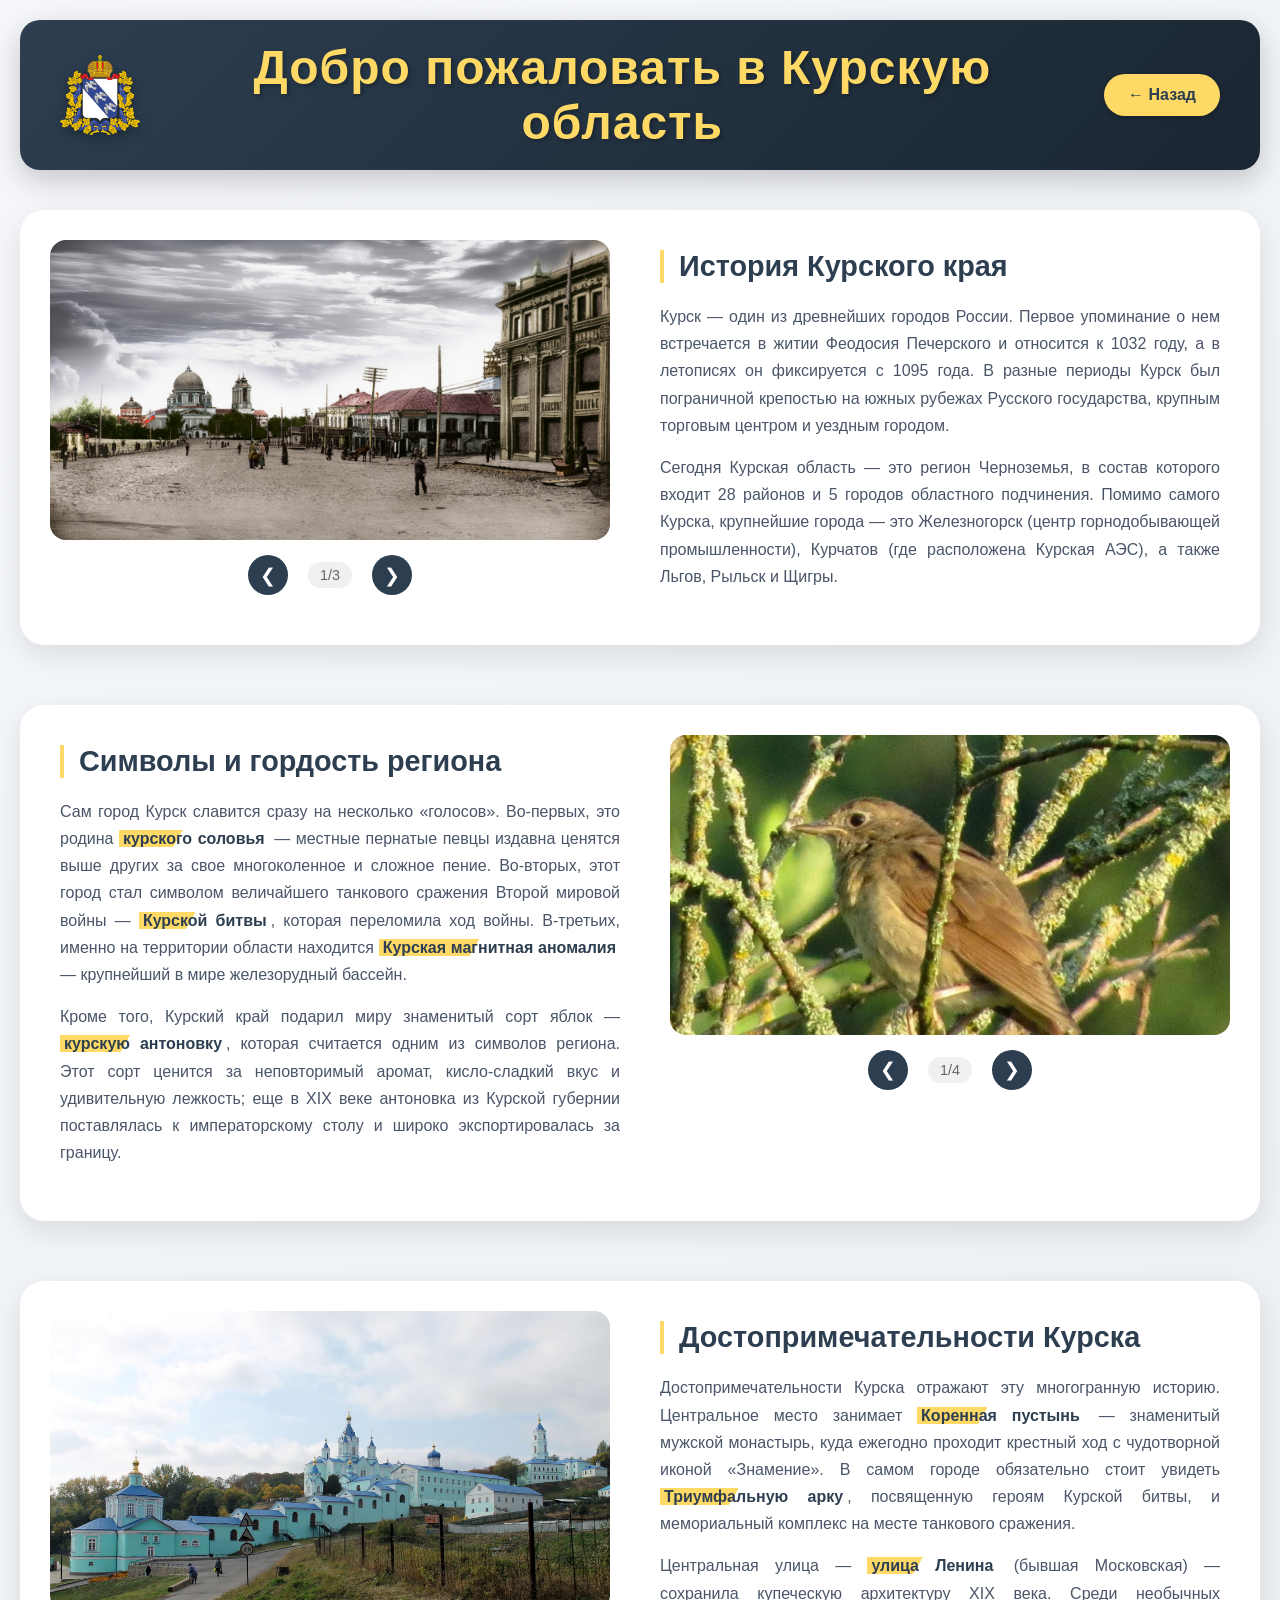
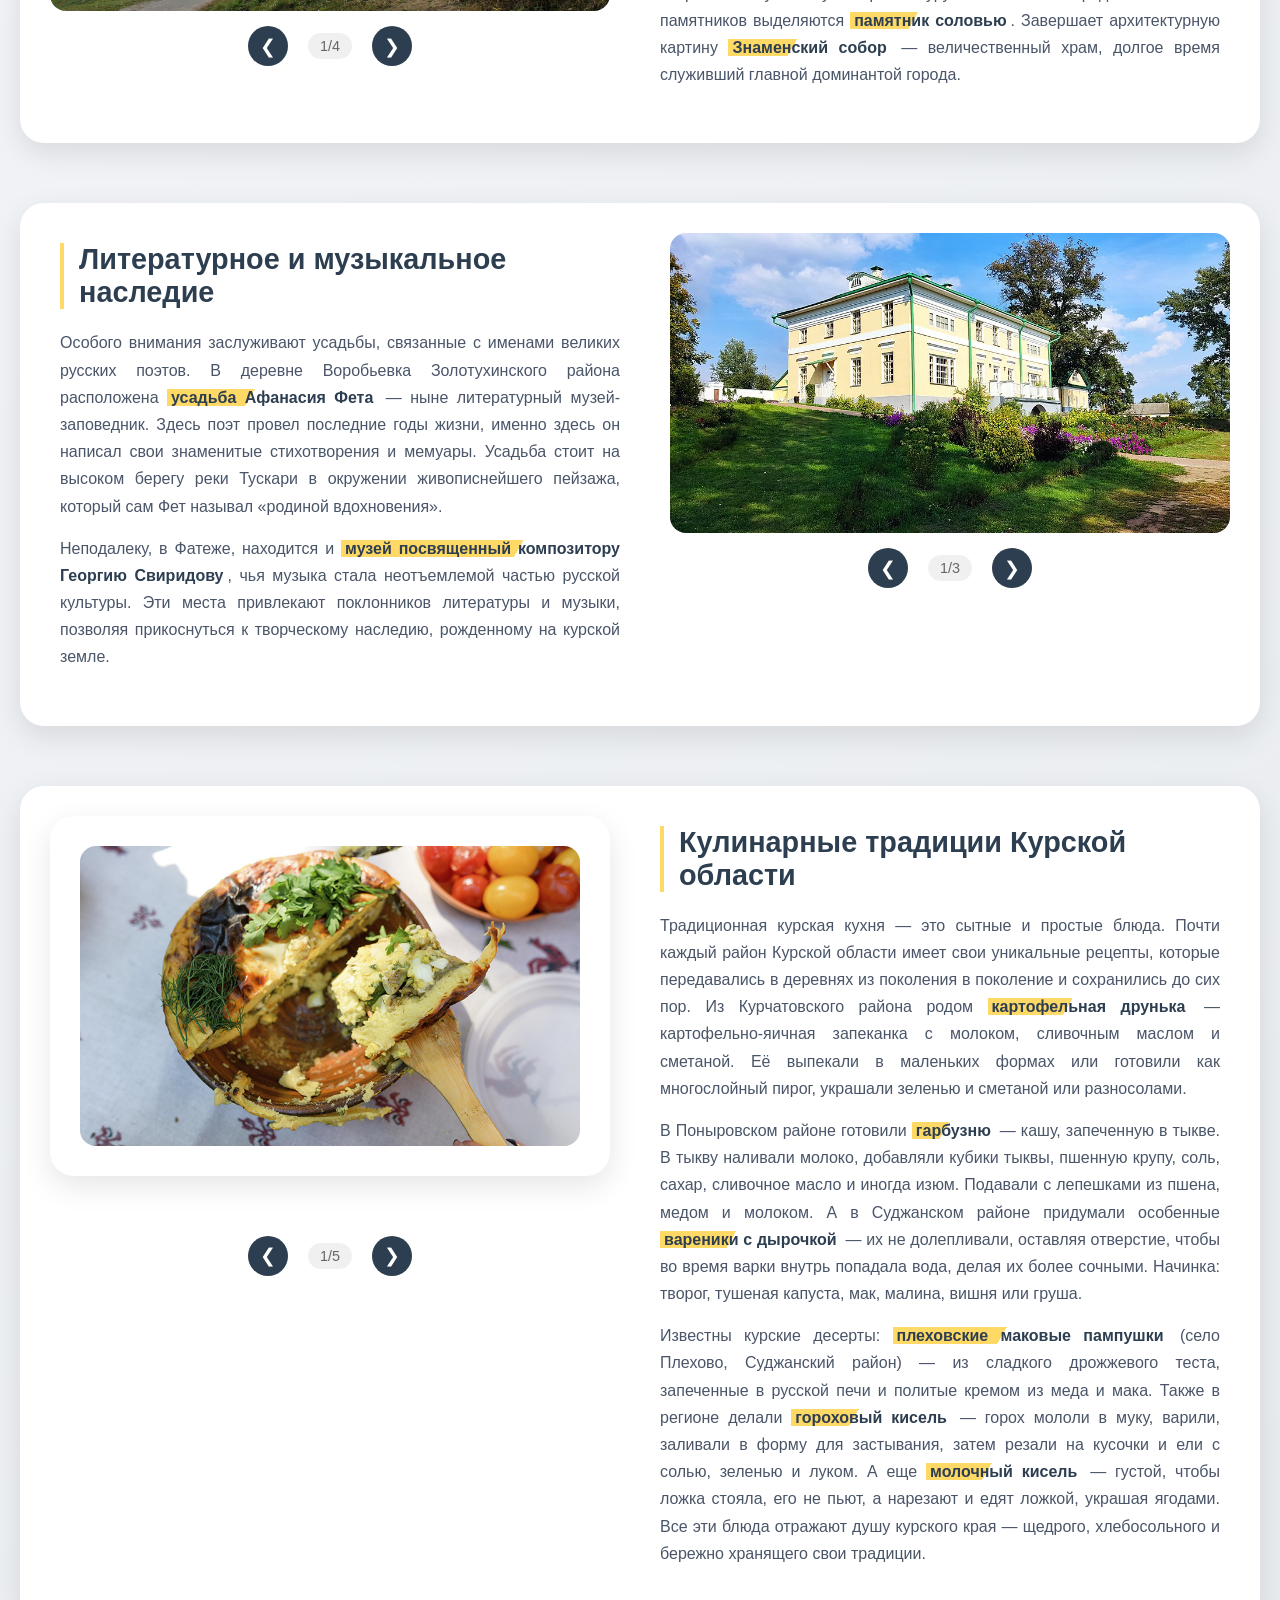
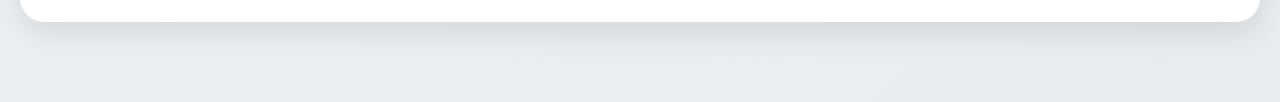
<file: region/Курская_область.html>
<!DOCTYPE html>
<html lang="ru">
<head>
    <meta charset="UTF-8">
    <meta name="viewport" content="width=device-width, initial-scale=1.0">
    <title>Курская область - Добро пожаловать</title>
    <link rel="stylesheet" href="../region/Курская область/style_region.css">
</head>
<body>
    <div class="welcome-banner">
        <img src="../img_logo/гербкурскойобласти.png" alt="Герб Курской области" class="logo">
        <h1 class="logo_text">Добро пожаловать в Курскую область</h1>
        <button class="back-button" onclick="goBack()">← Назад</button>
    </div>

    <div class="main-layout">
        <div class="content-block">
            <div class="image-slider left-slider">
                <div class="slider-container">
                    <img src="../region/Курская область/kursk1.png" alt="Курск исторический" class="slider-image active" id="slider1-img1">
                    <img src="../region/Курская область/kusrk2.jpg" alt="Курская крепость" class="slider-image" id="slider1-img2">
                    <img src="../region/Курская область/kursk3.jpg" alt="Древний Курск" class="slider-image" id="slider1-img3">
                </div>
                <div class="slider-controls">
                    <button class="slider-btn prev" onclick="changeImage('left', -1)">❮</button>
                    <span class="slider-counter" id="left-counter">1/3</span>
                    <button class="slider-btn next" onclick="changeImage('left', 1)">❯</button>
                </div>
            </div>
            <div class="text-content right-text">
                <h2>История Курского края</h2>
                <p>Курск — один из древнейших городов России. Первое упоминание о нем встречается в житии Феодосия Печерского и относится к 1032 году, а в летописях он фиксируется с 1095 года. В разные периоды Курск был пограничной крепостью на южных рубежах Русского государства, крупным торговым центром и уездным городом.</p>
                <p>Сегодня Курская область — это регион Черноземья, в состав которого входит 28 районов и 5 городов областного подчинения. Помимо самого Курска, крупнейшие города — это Железногорск (центр горнодобывающей промышленности), Курчатов (где расположена Курская АЭС), а также Льгов, Рыльск и Щигры.</p>
            </div>
        </div>
        <div class="content-block reverse">
            <div class="image-slider right-slider">
                <div class="slider-container">
                    <img src="../region/Курская область/kursk4.jfif" alt="Курский соловей" class="slider-image active" id="slider2-img1">
                    <img src="../region/Курская область/kursk5.jfif" alt="Курская битва" class="slider-image" id="slider2-img2">
                    <img src="../region/Курская область/kursk6.jpg" alt="Курская антоновка" class="slider-image" id="slider2-img3">
                    <img src="../region/Курская область/kursk7.jfif" alt="Курская магнитная аномалия" class="slider-image" id="slider2-img4">
                </div>
                <div class="slider-controls">
                    <button class="slider-btn prev" onclick="changeImage('right', -1)">❮</button>
                    <span class="slider-counter" id="right-counter">1/4</span>
                    <button class="slider-btn next" onclick="changeImage('right', 1)">❯</button>
                </div>
            </div>
            <div class="text-content left-text">
                <h2>Символы и гордость региона</h2>
                <p>Сам город Курск славится сразу на несколько «голосов». Во-первых, это родина <strong>курского соловья</strong> — местные пернатые певцы издавна ценятся выше других за свое многоколенное и сложное пение. Во-вторых, этот город стал символом величайшего танкового сражения Второй мировой войны — <strong>Курской битвы</strong>, которая переломила ход войны. В-третьих, именно на территории области находится <strong>Курская магнитная аномалия</strong> — крупнейший в мире железорудный бассейн.</p>
                <p>Кроме того, Курский край подарил миру знаменитый сорт яблок — <strong>курскую антоновку</strong>, которая считается одним из символов региона. Этот сорт ценится за неповторимый аромат, кисло-сладкий вкус и удивительную лежкость; еще в XIX веке антоновка из Курской губернии поставлялась к императорскому столу и широко экспортировалась за границу.</p>
            </div>
        </div>
        <div class="content-block">
            <div class="image-slider left-slider">
                <div class="slider-container">
                    <img src="../region/Курская область/kursk8.jpg" alt="Коренная пустынь" class="slider-image active" id="slider3-img1">
                    <img src="../region/Курская область/kursk9.jpg" alt="Триумфальная арка" class="slider-image" id="slider3-img2">
                    <img src="../region/Курская область/kursk11.jfif" alt="Памятник соловью" class="slider-image" id="slider3-img3">
                    <img src="../region/Курская область/kursk10.jpg" alt="Знаменский собор" class="slider-image" id="slider3-img4">
                </div>
                <div class="slider-controls">
                    <button class="slider-btn prev" onclick="changeImage('left2', -1)">❮</button>
                    <span class="slider-counter" id="left2-counter">1/4</span>
                    <button class="slider-btn next" onclick="changeImage('left2', 1)">❯</button>
                </div>
            </div>
            <div class="text-content right-text">
                <h2>Достопримечательности Курска</h2>
                <p>Достопримечательности Курска отражают эту многогранную историю. Центральное место занимает <strong>Коренная пустынь</strong> — знаменитый мужской монастырь, куда ежегодно проходит крестный ход с чудотворной иконой «Знамение». В самом городе обязательно стоит увидеть <strong>Триумфальную арку</strong>, посвященную героям Курской битвы, и мемориальный комплекс на месте танкового сражения.</p>
                <p>Центральная улица — <strong>улица Ленина</strong> (бывшая Московская) — сохранила купеческую архитектуру XIX века. Среди необычных памятников выделяются <strong>памятник соловью</strong>. Завершает архитектурную картину <strong>Знаменский собор</strong> — величественный храм, долгое время служивший главной доминантой города.</p>
            </div>
        </div>
        <div class="content-block reverse">
            <div class="image-slider right-slider">
                <div class="slider-container">
                    <img src="../region/Курская область/kursk13.jpg" alt="Усадьба Афанасия Фета" class="slider-image active" id="slider4-img1">
                    <img src="../region/Курская область/kursk12.jfif" alt="Усадьба Георгия Свиридова" class="slider-image" id="slider4-img2">
                    <img src="../region/Курская область/kursk15.jpg" alt="Воробьевка пейзаж" class="slider-image" id="slider4-img3">
                </div>
                <div class="slider-controls">
                    <button class="slider-btn prev" onclick="changeImage('right2', -1)">❮</button>
                    <span class="slider-counter" id="right2-counter">1/3</span>
                    <button class="slider-btn next" onclick="changeImage('right2', 1)">❯</button>
                </div>
            </div>
            <div class="text-content left-text">
                <h2>Литературное и музыкальное наследие</h2>
                <p>Особого внимания заслуживают усадьбы, связанные с именами великих русских поэтов. В деревне Воробьевка Золотухинского района расположена <strong>усадьба Афанасия Фета</strong> — ныне литературный музей-заповедник. Здесь поэт провел последние годы жизни, именно здесь он написал свои знаменитые стихотворения и мемуары. Усадьба стоит на высоком берегу реки Тускари в окружении живописнейшего пейзажа, который сам Фет называл «родиной вдохновения».</p>
                <p>Неподалеку, в Фатеже, находится и <strong>музей посвященный композитору Георгию Свиридову</strong>, чья музыка стала неотъемлемой частью русской культуры. Эти места привлекают поклонников литературы и музыки, позволяя прикоснуться к творческому наследию, рожденному на курской земле.</p>
            </div>
        </div>
        <div class="content-block">
            <div class="image-slider left-slider">
                <div class="content-block centered-slider">
                <div class="slider-container">
                    <img src="../region/Курская область/kursk16.jfif" alt="Картофельная друнька" class="slider-image active" id="slider5-img1">
                    <img src="../region/Курская область/kursk17.webp" alt="Гарбузня - каша в тыкве" class="slider-image" id="slider5-img2">
                    <img src="../region/Курская область/kursk18.webp" alt="Вареники с дырочкой" class="slider-image" id="slider5-img3">
                    <img src="../region/Курская область/kursk19.jpg" alt="Плеховские маковые пампушки" class="slider-image" id="slider5-img4">
                    <img src="../region/Курская область/kursk20.jpg" alt="Гороховый кисель" class="slider-image" id="slider5-img5">
                </div>
                </div>
                <div class="slider-controls">
                    <button class="slider-btn prev" onclick="changeImage('left3', -1)">❮</button>
                    <span class="slider-counter" id="left3-counter">1/5</span>
                    <button class="slider-btn next" onclick="changeImage('left3', 1)">❯</button>
                </div>
            </div>
            <div class="text-content right-text">
                <h2>Кулинарные традиции Курской области</h2>
                <p>Традиционная курская кухня — это сытные и простые блюда. Почти каждый район Курской области имеет свои уникальные рецепты, которые передавались в деревнях из поколения в поколение и сохранились до сих пор. Из Курчатовского района родом <strong>картофельная друнька</strong> — картофельно-яичная запеканка с молоком, сливочным маслом и сметаной. Её выпекали в маленьких формах или готовили как многослойный пирог, украшали зеленью и сметаной или разносолами.</p>
                <p>В Поныровском районе готовили <strong>гарбузню</strong> — кашу, запеченную в тыкве. В тыкву наливали молоко, добавляли кубики тыквы, пшенную крупу, соль, сахар, сливочное масло и иногда изюм. Подавали с лепешками из пшена, медом и молоком. А в Суджанском районе придумали особенные <strong>вареники с дырочкой</strong> — их не долепливали, оставляя отверстие, чтобы во время варки внутрь попадала вода, делая их более сочными. Начинка: творог, тушеная капуста, мак, малина, вишня или груша.</p>
                <p>Известны курские десерты: <strong>плеховские маковые пампушки</strong> (село Плехово, Суджанский район) — из сладкого дрожжевого теста, запеченные в русской печи и политые кремом из меда и мака. Также в регионе делали <strong>гороховый кисель</strong> — горох мололи в муку, варили, заливали в форму для застывания, затем резали на кусочки и ели с солью, зеленью и луком. А еще <strong>молочный кисель</strong> — густой, чтобы ложка стояла, его не пьют, а нарезают и едят ложкой, украшая ягодами. Все эти блюда отражают душу курского края — щедрого, хлебосольного и бережно хранящего свои традиции.</p>
            </div>
        </div>
    </div>

  <script>
        // Состояние слайдеров
         const sliders = {
            left: { current: 0, total: 3 },
            right: { current: 0, total: 4 },
            left2: { current: 0, total: 5 },
            right2: { current: 0, total: 3 },
            left3: { current: 0, total: 5 }  
        };
        

        // Функция возврата на предыдущую страницу
        function goBack() {
            window.history.back();
        }

        // Функция смены изображения
        function changeImage(sliderId, direction) {
            const slider = sliders[sliderId];
            if (!slider) return;

            const newIndex = slider.current + direction;
            if (newIndex < 0 || newIndex >= slider.total) return;

            // Скрываем текущее изображение
            const oldImage = document.querySelector(`#slider${getSliderNumber(sliderId)}-img${slider.current + 1}`);
            if (oldImage) oldImage.classList.remove('active');

            // Обновляем индекс
            slider.current = newIndex;

            // Показываем новое изображение
            const newImage = document.querySelector(`#slider${getSliderNumber(sliderId)}-img${slider.current + 1}`);
            if (newImage) newImage.classList.add('active');

            // Обновляем счетчик
            const counter = document.getElementById(`${sliderId}-counter`);
            if (counter) {
                counter.textContent = `${slider.current + 1}/${slider.total}`;
            }
        }

       function getSliderNumber(sliderId) {
    const map = {
        'left': '1',
        'right': '2',
        'left2': '3',
        'right2': '4',
        'left3': '5'
    };
    return map[sliderId] || '1';
}
    </script>
</body>
</html>
</file>
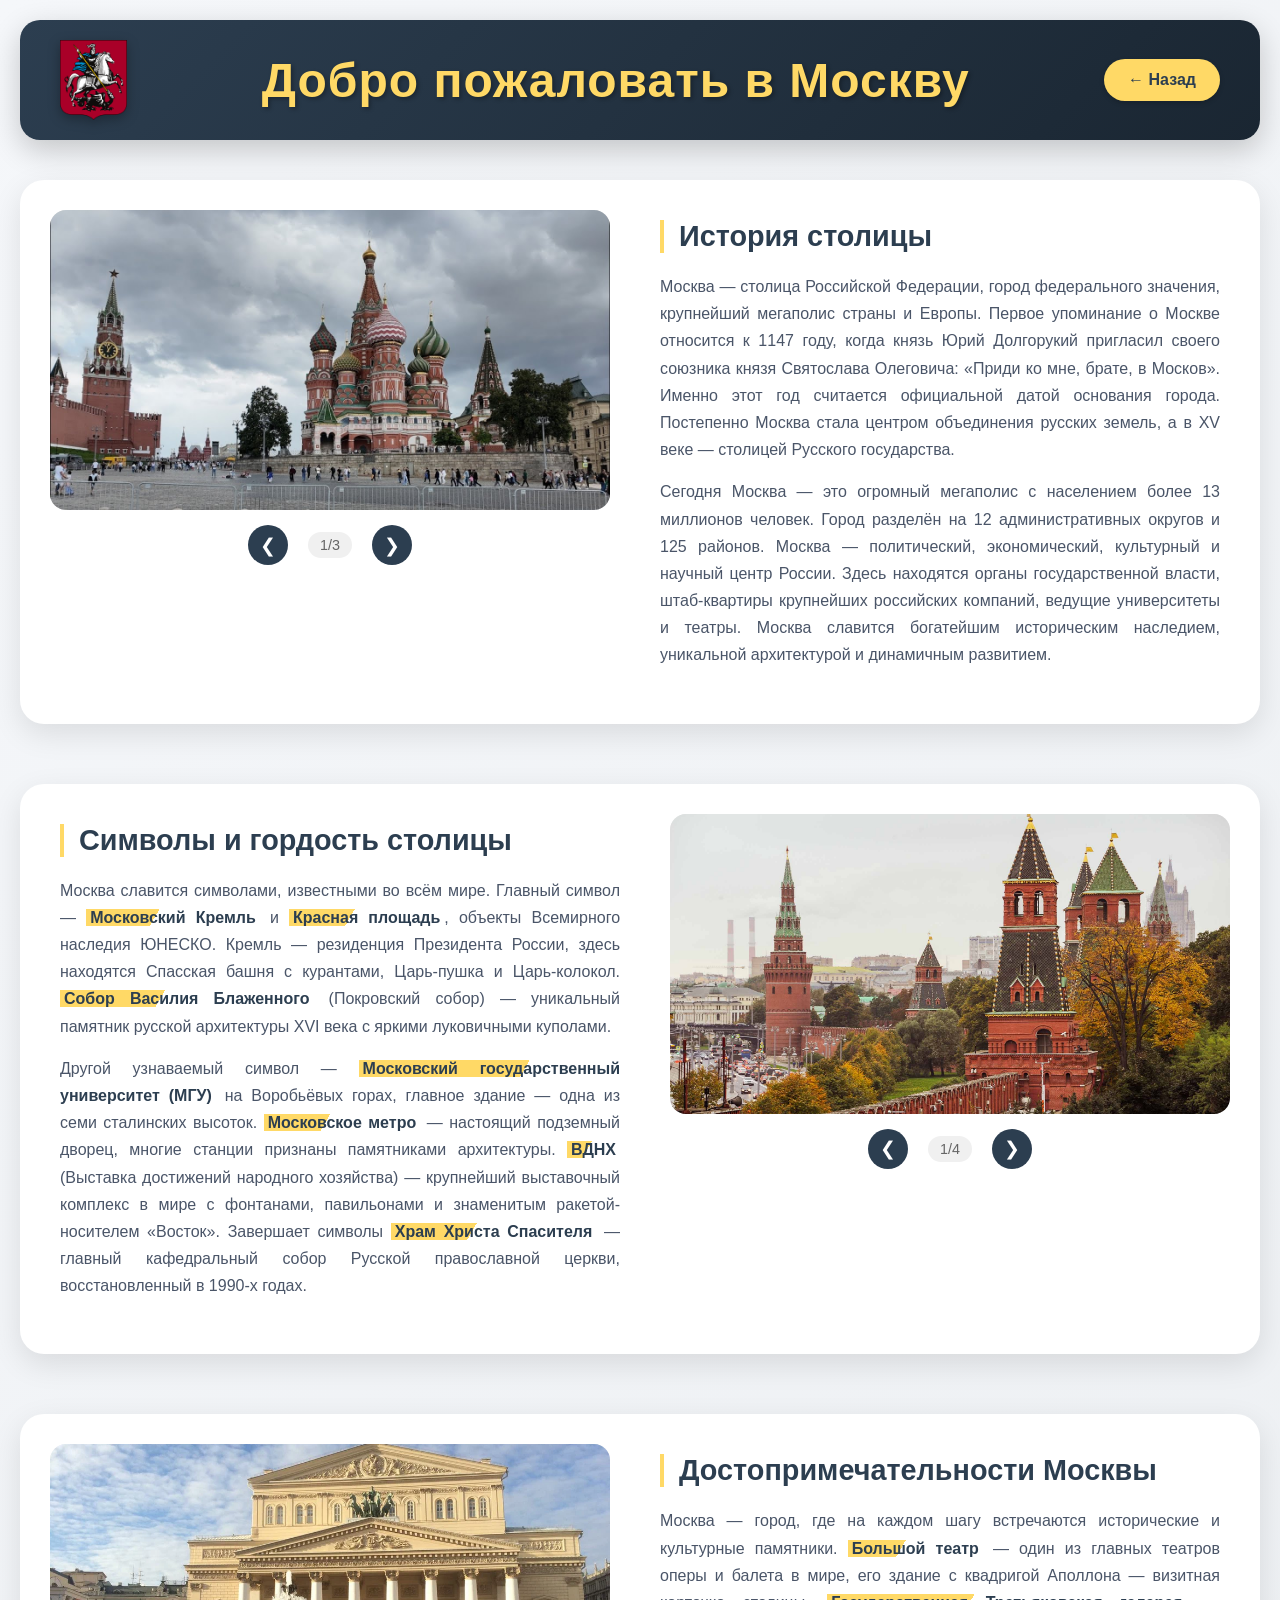
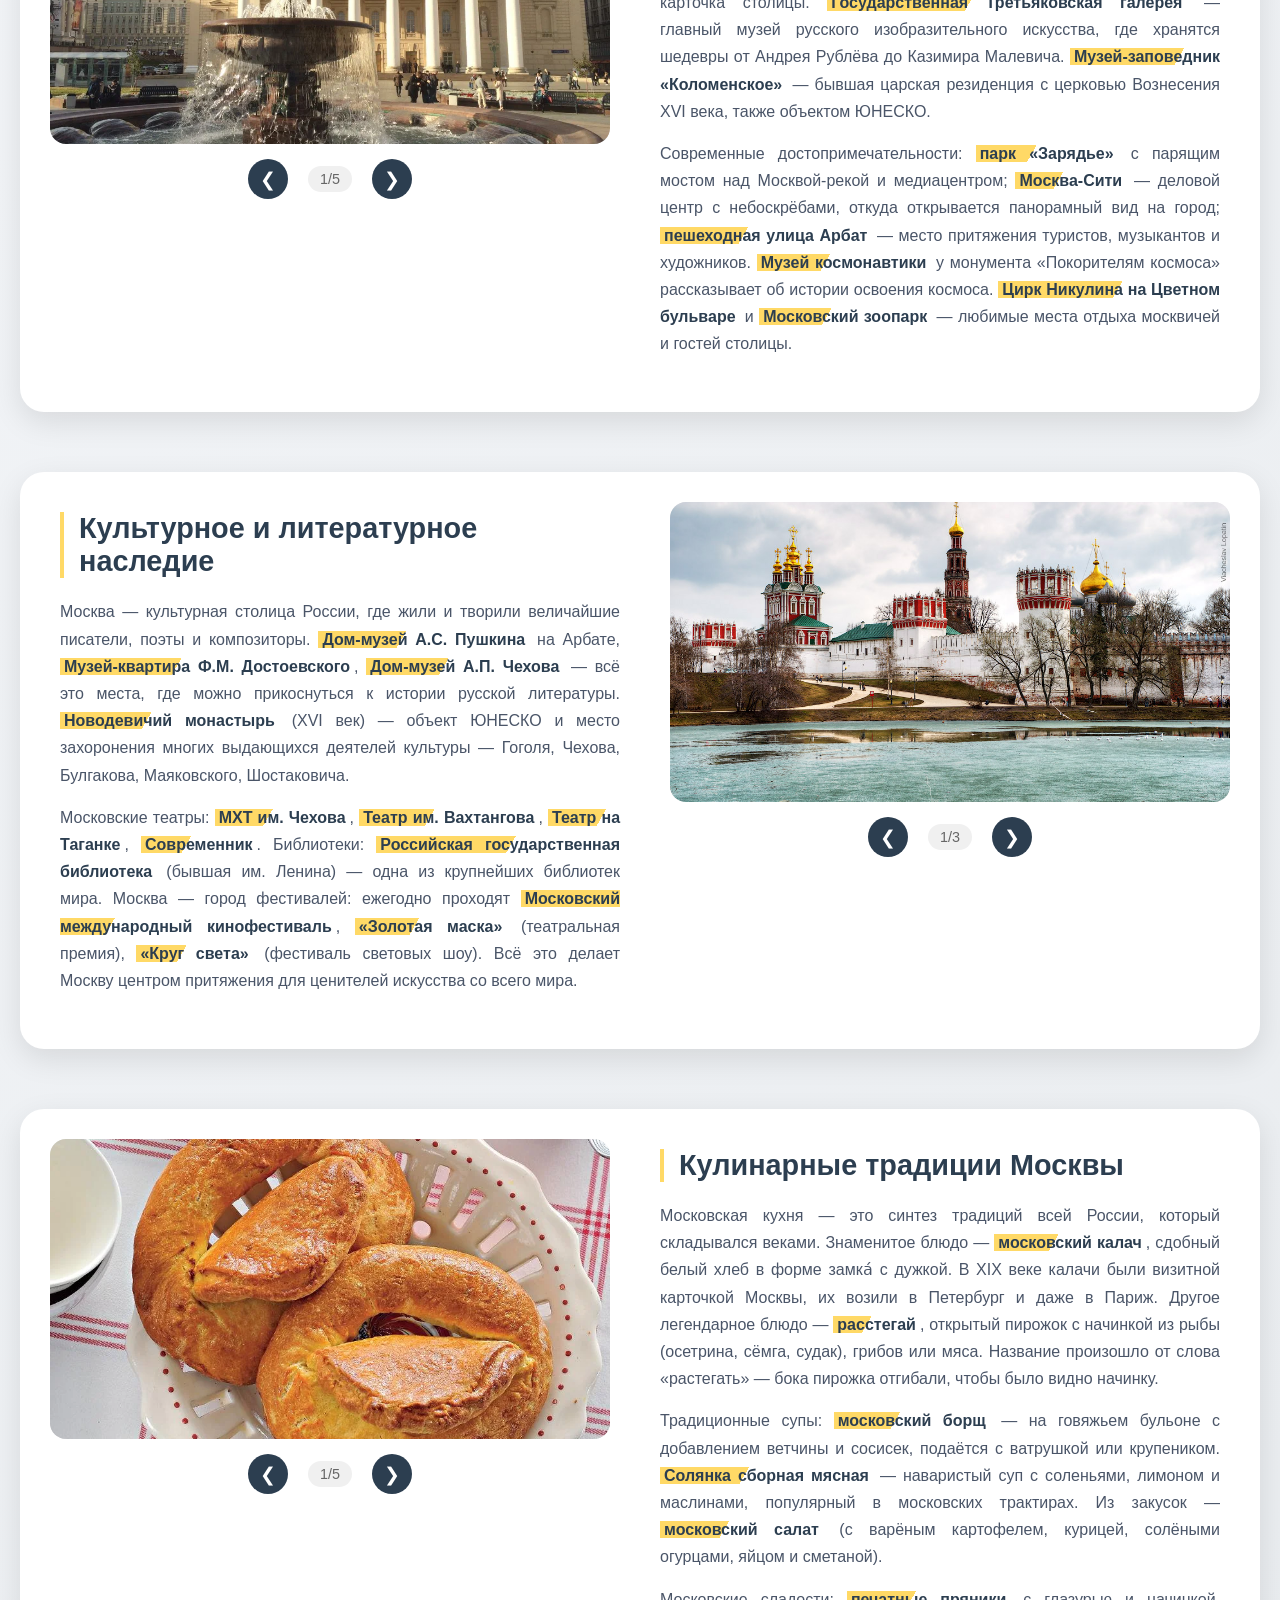
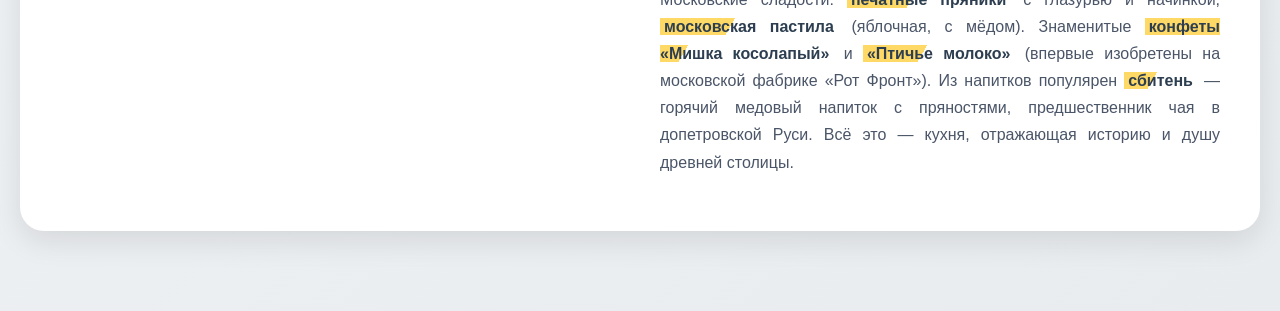
<file: region/Москва.html>
<!DOCTYPE html>
<html lang="ru">
<head>
    <meta charset="UTF-8">
    <meta name="viewport" content="width=device-width, initial-scale=1.0">
    <title>Москва - Столица России</title>
    <link rel="stylesheet" href="../region/Курская область/style_region.css">
</head>
<body>
    <div class="welcome-banner">
        <img src="../img_logo/mockva.png" alt="Герб Москвы" class="logo">
        <h1 class="logo_text">Добро пожаловать в Москву</h1>
        <button class="back-button" onclick="goBack()">← Назад</button>
    </div>

    <div class="main-layout">
        <!-- Первый блок: история Москвы -->
        <div class="content-block">
            <div class="image-slider left-slider">
                <div class="slider-container">
                    <img src="../region/Москва/moskva1.jpg" alt="Красная площадь" class="slider-image active" id="slider1-img1">
                    <img src="../region/Москва/moskva2.jpg" alt="Памятник Юрию Долгорукому" class="slider-image" id="slider1-img2">
                    <img src="../region/Москва/moskva3.jpg" alt="Современная Москва" class="slider-image" id="slider1-img3">
                </div>
                <div class="slider-controls">
                    <button class="slider-btn prev" onclick="changeImage('left', -1)">❮</button>
                    <span class="slider-counter" id="left-counter">1/3</span>
                    <button class="slider-btn next" onclick="changeImage('left', 1)">❯</button>
                </div>
            </div>
            <div class="text-content right-text">
                <h2>История столицы</h2>
                <p>Москва — столица Российской Федерации, город федерального значения, крупнейший мегаполис страны и Европы. Первое упоминание о Москве относится к 1147 году, когда князь Юрий Долгорукий пригласил своего союзника князя Святослава Олеговича: «Приди ко мне, брате, в Москов». Именно этот год считается официальной датой основания города. Постепенно Москва стала центром объединения русских земель, а в XV веке — столицей Русского государства.</p>
                <p>Сегодня Москва — это огромный мегаполис с населением более 13 миллионов человек. Город разделён на 12 административных округов и 125 районов. Москва — политический, экономический, культурный и научный центр России. Здесь находятся органы государственной власти, штаб-квартиры крупнейших российских компаний, ведущие университеты и театры. Москва славится богатейшим историческим наследием, уникальной архитектурой и динамичным развитием.</p>
            </div>
        </div>

        <!-- Второй блок: символы и гордость Москвы -->
        <div class="content-block reverse">
            <div class="image-slider right-slider">
                <div class="slider-container">
                    <img src="../region/Москва/moskva4.jpg" alt="Московский Кремль" class="slider-image active" id="slider2-img1">
                    <img src="../region/Москва/moskva5.webp" alt="Собор Василия Блаженного" class="slider-image" id="slider2-img2">
                    <img src="../region/Москва/moskva6.jpg" alt="Царь-пушка и Царь-колокол" class="slider-image" id="slider2-img3">
                    <img src="../region/Москва/moskva7.jpg" alt="Московское метро" class="slider-image" id="slider2-img4">
                </div>
                <div class="slider-controls">
                    <button class="slider-btn prev" onclick="changeImage('right', -1)">❮</button>
                    <span class="slider-counter" id="right-counter">1/4</span>
                    <button class="slider-btn next" onclick="changeImage('right', 1)">❯</button>
                </div>
            </div>
            <div class="text-content left-text">
                <h2>Символы и гордость столицы</h2>
                <p>Москва славится символами, известными во всём мире. Главный символ — <strong>Московский Кремль</strong> и <strong>Красная площадь</strong>, объекты Всемирного наследия ЮНЕСКО. Кремль — резиденция Президента России, здесь находятся Спасская башня с курантами, Царь-пушка и Царь-колокол. <strong>Собор Василия Блаженного</strong> (Покровский собор) — уникальный памятник русской архитектуры XVI века с яркими луковичными куполами.</p>
                <p>Другой узнаваемый символ — <strong>Московский государственный университет (МГУ)</strong> на Воробьёвых горах, главное здание — одна из семи сталинских высоток. <strong>Московское метро</strong> — настоящий подземный дворец, многие станции признаны памятниками архитектуры. <strong>ВДНХ</strong> (Выставка достижений народного хозяйства) — крупнейший выставочный комплекс в мире с фонтанами, павильонами и знаменитым ракетой-носителем «Восток». Завершает символы <strong>Храм Христа Спасителя</strong> — главный кафедральный собор Русской православной церкви, восстановленный в 1990-х годах.</p>
            </div>
        </div>

        <!-- Третий блок: достопримечательности -->
        <div class="content-block">
            <div class="image-slider left-slider">
                <div class="slider-container">
                    <img src="../region/Москва/moskva8.webp" alt="Большой театр" class="slider-image active" id="slider3-img1">
                    <img src="../region/Москва/moskva9.jfif" alt="Третьяковская галерея" class="slider-image" id="slider3-img2">
                    <img src="../region/Москва/moskva10.jpg" alt="Парк Зарядье" class="slider-image" id="slider3-img3">
                    <img src="../region/Москва/moskva11.webp" alt="Улица Арбат" class="slider-image" id="slider3-img4">
                    <img src="../region/Москва/moskva12.webp" alt="Москва-Сити" class="slider-image" id="slider3-img5">
                </div>
                <div class="slider-controls">
                    <button class="slider-btn prev" onclick="changeImage('left2', -1)">❮</button>
                    <span class="slider-counter" id="left2-counter">1/5</span>
                    <button class="slider-btn next" onclick="changeImage('left2', 1)">❯</button>
                </div>
            </div>
            <div class="text-content right-text">
                <h2>Достопримечательности Москвы</h2>
                <p>Москва — город, где на каждом шагу встречаются исторические и культурные памятники. <strong>Большой театр</strong> — один из главных театров оперы и балета в мире, его здание с квадригой Аполлона — визитная карточка столицы. <strong>Государственная Третьяковская галерея</strong> — главный музей русского изобразительного искусства, где хранятся шедевры от Андрея Рублёва до Казимира Малевича. <strong>Музей-заповедник «Коломенское»</strong> — бывшая царская резиденция с церковью Вознесения XVI века, также объектом ЮНЕСКО.</p>
                <p>Современные достопримечательности: <strong>парк «Зарядье»</strong> с парящим мостом над Москвой-рекой и медиацентром; <strong>Москва-Сити</strong> — деловой центр с небоскрёбами, откуда открывается панорамный вид на город; <strong>пешеходная улица Арбат</strong> — место притяжения туристов, музыкантов и художников. <strong>Музей космонавтики</strong> у монумента «Покорителям космоса» рассказывает об истории освоения космоса. <strong>Цирк Никулина на Цветном бульваре</strong> и <strong>Московский зоопарк</strong> — любимые места отдыха москвичей и гостей столицы.</p>
            </div>
        </div>

        <!-- Четвертый блок: культурное наследие -->
        <div class="content-block reverse">
            <div class="image-slider right-slider">
                <div class="slider-container">
                    <img src="../region/Москва/moskva13.jpg" alt="Новодевичий монастырь" class="slider-image active" id="slider4-img1">
                    <img src="../region/Москва/moskva14.webp" alt="Дом-музей А.П. Чехова" class="slider-image" id="slider4-img2">
                    <img src="../region/Москва/moskva15.jpg" alt="Российская государственная библиотека" class="slider-image" id="slider4-img3">
                </div>
                <div class="slider-controls">
                    <button class="slider-btn prev" onclick="changeImage('right2', -1)">❮</button>
                    <span class="slider-counter" id="right2-counter">1/3</span>
                    <button class="slider-btn next" onclick="changeImage('right2', 1)">❯</button>
                </div>
            </div>
            <div class="text-content left-text">
                <h2>Культурное и литературное наследие</h2>
                <p>Москва — культурная столица России, где жили и творили величайшие писатели, поэты и композиторы. <strong>Дом-музей А.С. Пушкина</strong> на Арбате, <strong>Музей-квартира Ф.М. Достоевского</strong>, <strong>Дом-музей А.П. Чехова</strong> — всё это места, где можно прикоснуться к истории русской литературы. <strong>Новодевичий монастырь</strong> (XVI век) — объект ЮНЕСКО и место захоронения многих выдающихся деятелей культуры — Гоголя, Чехова, Булгакова, Маяковского, Шостаковича.</p>
                <p>Московские театры: <strong>МХТ им. Чехова</strong>, <strong>Театр им. Вахтангова</strong>, <strong>Театр на Таганке</strong>, <strong>Современник</strong>. Библиотеки: <strong>Российская государственная библиотека</strong> (бывшая им. Ленина) — одна из крупнейших библиотек мира. Москва — город фестивалей: ежегодно проходят <strong>Московский международный кинофестиваль</strong>, <strong>«Золотая маска»</strong> (театральная премия), <strong>«Круг света»</strong> (фестиваль световых шоу). Всё это делает Москву центром притяжения для ценителей искусства со всего мира.</p>
            </div>
        </div>

        <!-- Пятый блок: кулинарные традиции Москвы -->
        <div class="content-block">
            <div class="image-slider left-slider">
                <div class="slider-container">
                    <img src="../region/Москва/moskva16.webp" alt="Московский калач" class="slider-image active" id="slider5-img1">
                    <img src="../region/Москва/moskva17.jfif" alt="Расстегай московский" class="slider-image" id="slider5-img2">
                    <img src="../region/Москва/moskva18.jpg" alt="Московский борщ" class="slider-image" id="slider5-img3">
                    <img src="../region/Москва/moskva19.webp" alt="Печатные пряники" class="slider-image" id="slider5-img4">
                    <img src="../region/Москва/moskva20.jpg" alt="Московская пастила" class="slider-image" id="slider5-img5">
                </div>
                <div class="slider-controls">
                    <button class="slider-btn prev" onclick="changeImage('left3', -1)">❮</button>
                    <span class="slider-counter" id="left3-counter">1/5</span>
                    <button class="slider-btn next" onclick="changeImage('left3', 1)">❯</button>
                </div>
            </div>
            <div class="text-content right-text">
                <h2>Кулинарные традиции Москвы</h2>
                <p>Московская кухня — это синтез традиций всей России, который складывался веками. Знаменитое блюдо — <strong>московский калач</strong>, сдобный белый хлеб в форме замка́ с дужкой. В XIX веке калачи были визитной карточкой Москвы, их возили в Петербург и даже в Париж. Другое легендарное блюдо — <strong>расстегай</strong>, открытый пирожок с начинкой из рыбы (осетрина, сёмга, судак), грибов или мяса. Название произошло от слова «растегать» — бока пирожка отгибали, чтобы было видно начинку.</p>
                <p>Традиционные супы: <strong>московский борщ</strong> — на говяжьем бульоне с добавлением ветчины и сосисек, подаётся с ватрушкой или крупеником. <strong>Солянка сборная мясная</strong> — наваристый суп с соленьями, лимоном и маслинами, популярный в московских трактирах. Из закусок — <strong>московский салат</strong> (с варёным картофелем, курицей, солёными огурцами, яйцом и сметаной).</p>
                <p>Московские сладости: <strong>печатные пряники</strong> с глазурью и начинкой, <strong>московская пастила</strong> (яблочная, с мёдом). Знаменитые <strong>конфеты «Мишка косолапый»</strong> и <strong>«Птичье молоко»</strong> (впервые изобретены на московской фабрике «Рот Фронт»). Из напитков популярен <strong>сбитень</strong> — горячий медовый напиток с пряностями, предшественник чая в допетровской Руси. Всё это — кухня, отражающая историю и душу древней столицы.</p>
            </div>
        </div>
    </div>

    <script>
        const sliders = {
            left: { current: 0, total: 3 },
            right: { current: 0, total: 4 },
            left2: { current: 0, total: 5 },
            right2: { current: 0, total: 3 },
            left3: { current: 0, total: 5 }
        };

        function goBack() {
            window.history.back();
        }

        function changeImage(sliderId, direction) {
            const slider = sliders[sliderId];
            if (!slider) return;

            const newIndex = slider.current + direction;
            if (newIndex < 0 || newIndex >= slider.total) return;

            const oldImage = document.querySelector(`#slider${getSliderNumber(sliderId)}-img${slider.current + 1}`);
            if (oldImage) oldImage.classList.remove('active');

            slider.current = newIndex;

            const newImage = document.querySelector(`#slider${getSliderNumber(sliderId)}-img${slider.current + 1}`);
            if (newImage) newImage.classList.add('active');

            const counter = document.getElementById(`${sliderId}-counter`);
            if (counter) {
                counter.textContent = `${slider.current + 1}/${slider.total}`;
            }
        }

        function getSliderNumber(sliderId) {
            const map = {
                'left': '1',
                'right': '2',
                'left2': '3',
                'right2': '4',
                'left3': '5'
            };
            return map[sliderId] || '1';
        }
    </script>
</body>
</html>
</file>
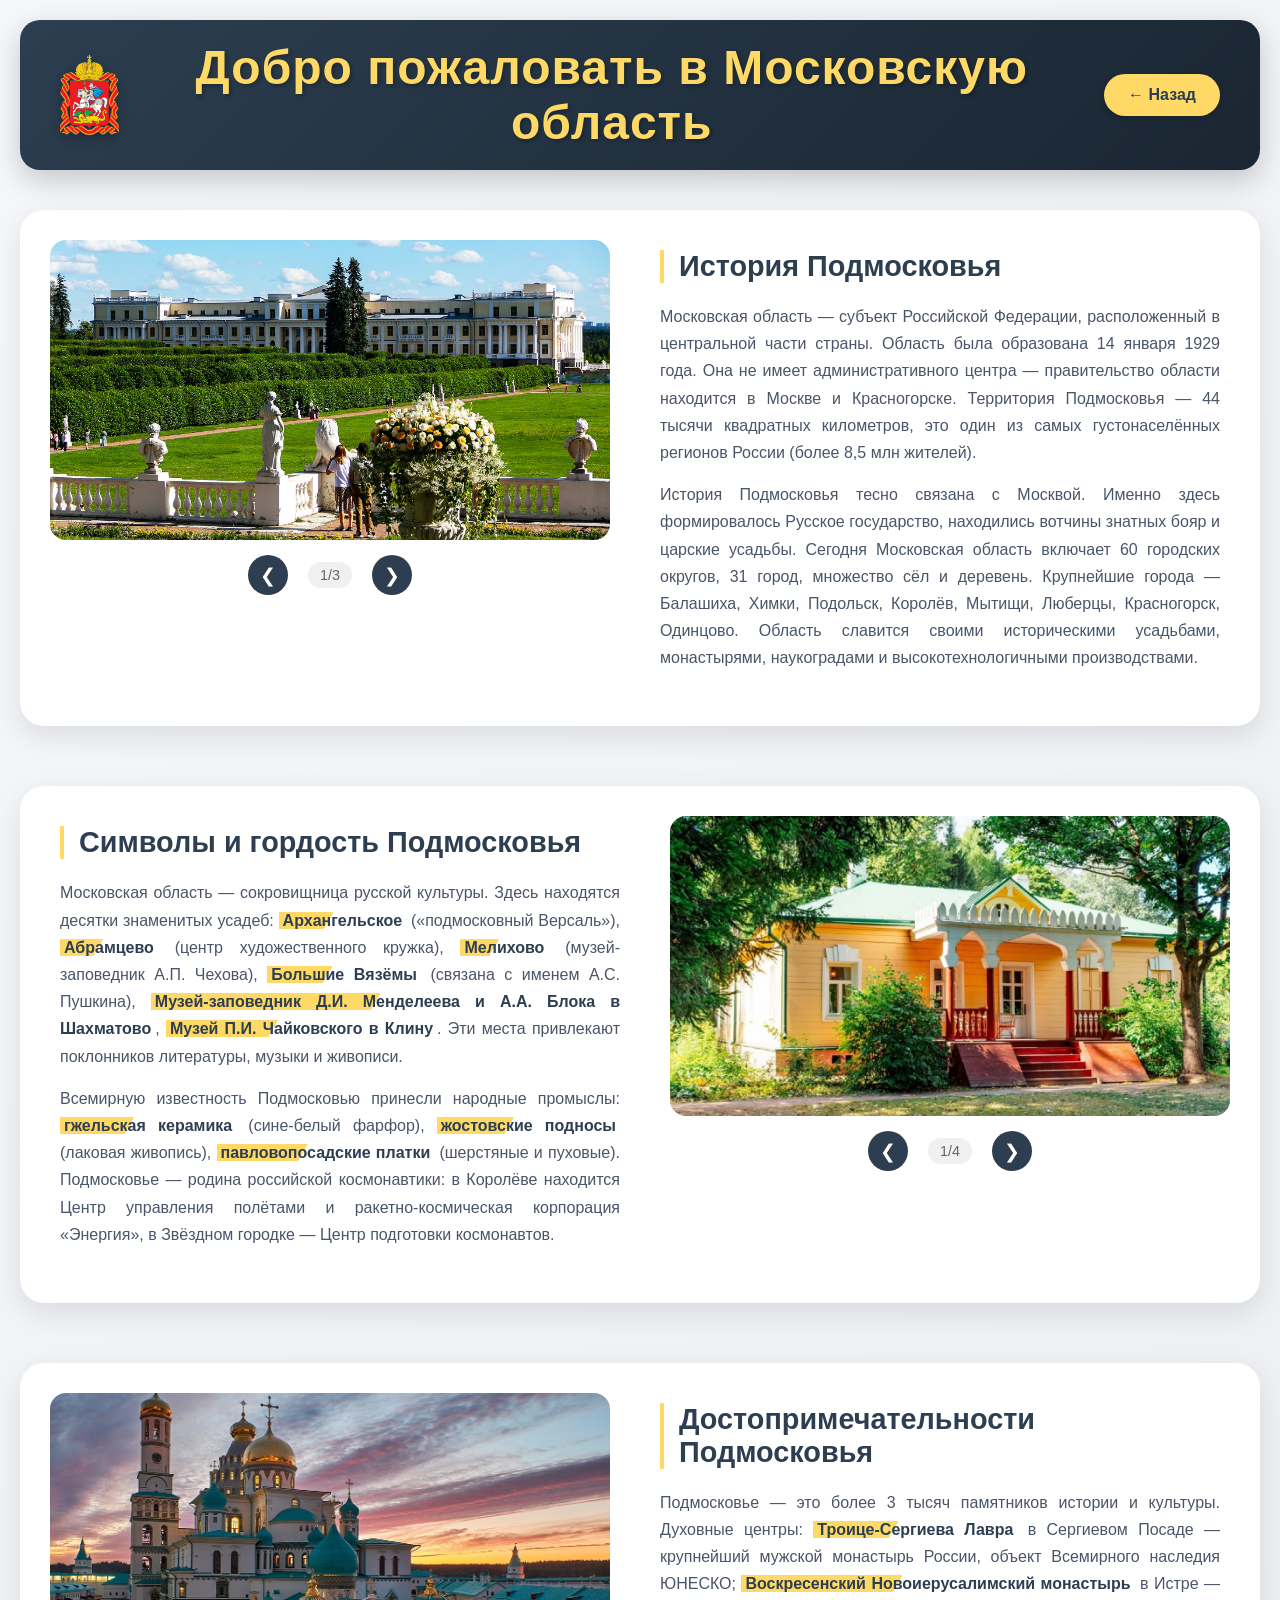
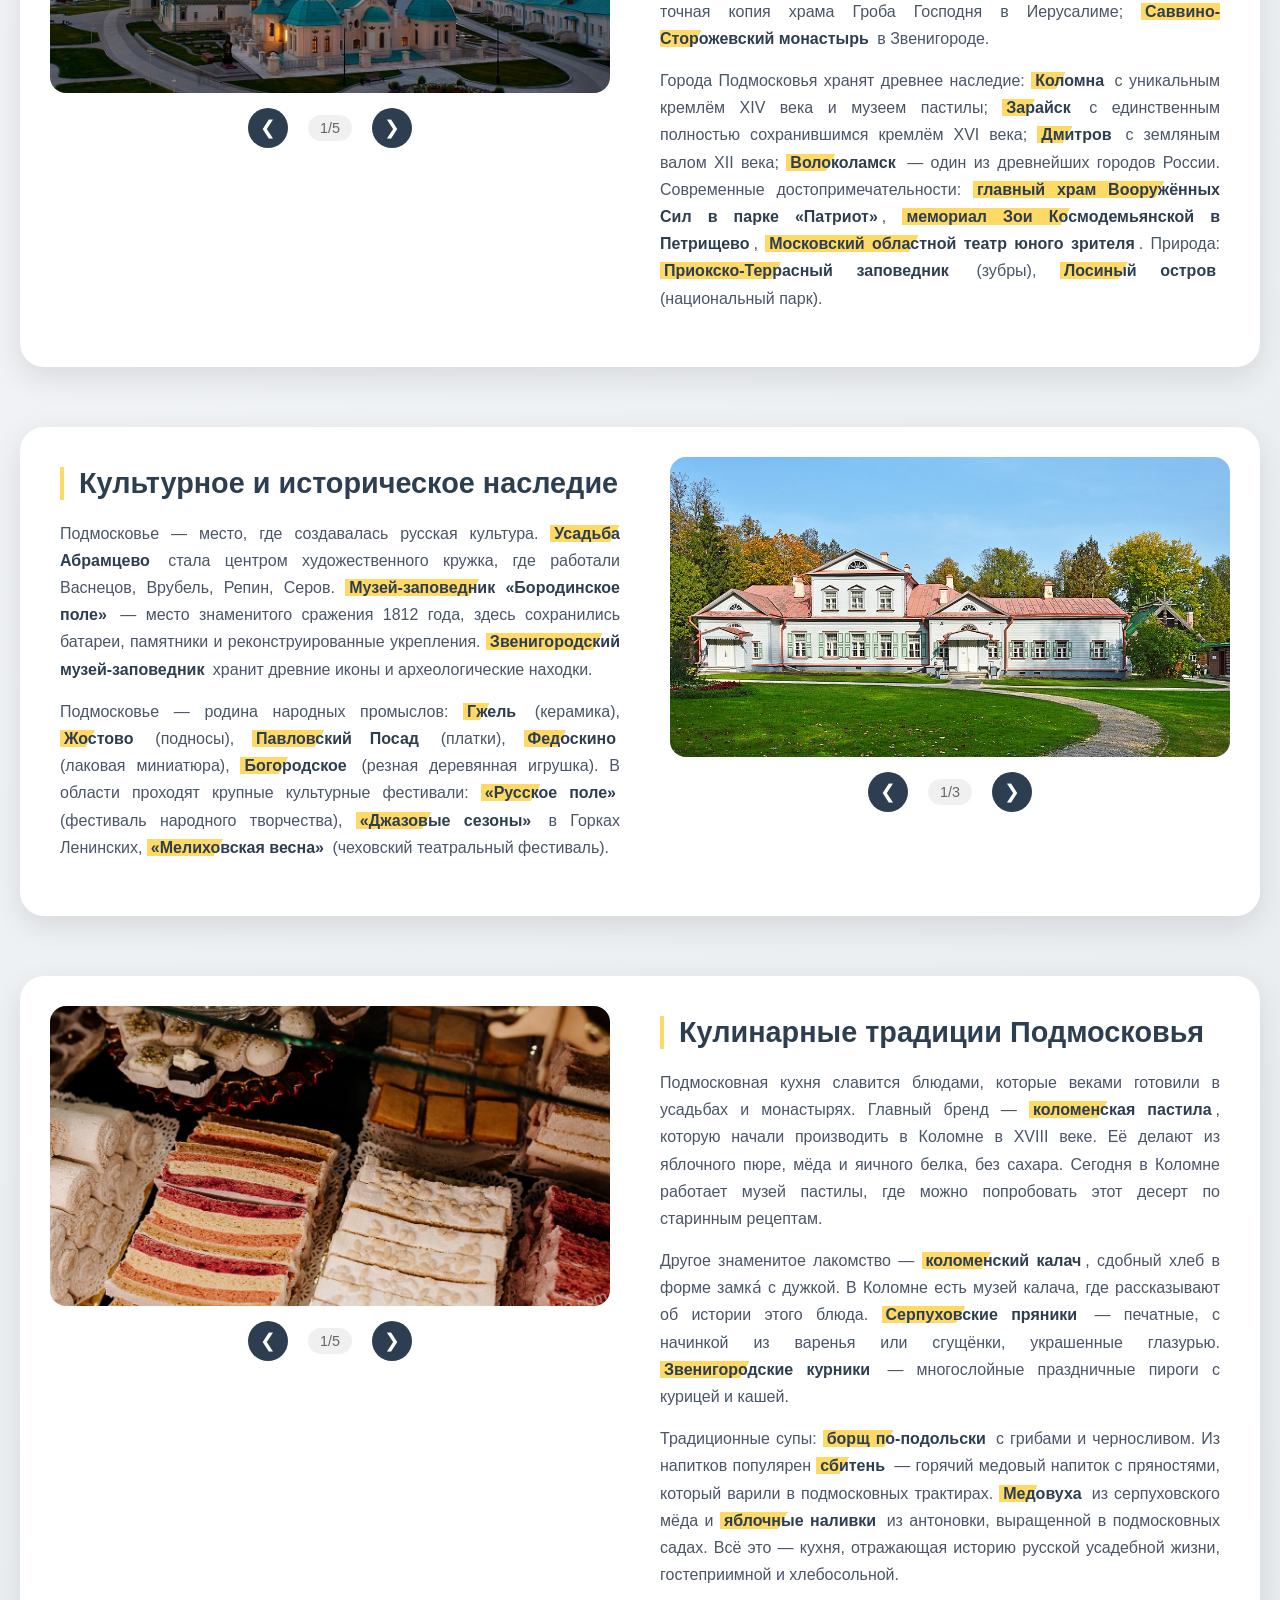
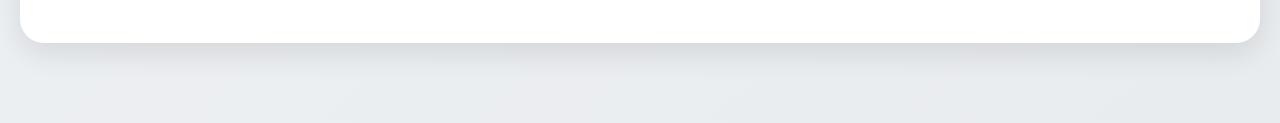
<file: region/Московская_область.html>
<!DOCTYPE html>
<html lang="ru">
<head>
    <meta charset="UTF-8">
    <meta name="viewport" content="width=device-width, initial-scale=1.0">
    <title>Московская область - Подмосковье</title>
    <link rel="stylesheet" href="../region/Курская область/style_region.css">
</head>
<body>
    <div class="welcome-banner">
        <img src="../img_logo/moscowobl.png" alt="Герб Московской области" class="logo">
        <h1 class="logo_text">Добро пожаловать в Московскую область</h1>
        <button class="back-button" onclick="goBack()">← Назад</button>
    </div>

    <div class="main-layout">
        <!-- Первый блок: история области -->
        <div class="content-block">
            <div class="image-slider left-slider">
                <div class="slider-container">
                    <img src="../region/Московская область/moskobl1.jfif" alt="Усадьба Архангельское" class="slider-image active" id="slider1-img1">
                    <img src="../region/Московская область/moskobl2.jfif" alt="Троице-Сергиева Лавра" class="slider-image" id="slider1-img2">
                    <img src="../region/Московская область/moskobl3.jpg" alt="Современное Подмосковье" class="slider-image" id="slider1-img3">
                </div>
                <div class="slider-controls">
                    <button class="slider-btn prev" onclick="changeImage('left', -1)">❮</button>
                    <span class="slider-counter" id="left-counter">1/3</span>
                    <button class="slider-btn next" onclick="changeImage('left', 1)">❯</button>
                </div>
            </div>
            <div class="text-content right-text">
                <h2>История Подмосковья</h2>
                <p>Московская область — субъект Российской Федерации, расположенный в центральной части страны. Область была образована 14 января 1929 года. Она не имеет административного центра — правительство области находится в Москве и Красногорске. Территория Подмосковья — 44 тысячи квадратных километров, это один из самых густонаселённых регионов России (более 8,5 млн жителей).</p>
                <p>История Подмосковья тесно связана с Москвой. Именно здесь формировалось Русское государство, находились вотчины знатных бояр и царские усадьбы. Сегодня Московская область включает 60 городских округов, 31 город, множество сёл и деревень. Крупнейшие города — Балашиха, Химки, Подольск, Королёв, Мытищи, Люберцы, Красногорск, Одинцово. Область славится своими историческими усадьбами, монастырями, наукоградами и высокотехнологичными производствами.</p>
            </div>
        </div>

        <!-- Второй блок: символы и гордость -->
        <div class="content-block reverse">
            <div class="image-slider right-slider">
                <div class="slider-container">
                    <img src="../region/Московская область/moskobl4.jpg" alt="Мелихово - усадьба Чехова" class="slider-image active" id="slider2-img1">
                    <img src="../region/Московская область/moskobl5.jpg" alt="Большие Вязёмы - усадьба Пушкина" class="slider-image" id="slider2-img2">
                    <img src="../region/Московская область/moskobl6.jpg" alt="Музей Чайковского в Клину" class="slider-image" id="slider2-img3">
                    <img src="../region/Московская область/moskobl7.jpg" alt="Гжельский фарфор" class="slider-image" id="slider2-img4">
                </div>
                <div class="slider-controls">
                    <button class="slider-btn prev" onclick="changeImage('right', -1)">❮</button>
                    <span class="slider-counter" id="right-counter">1/4</span>
                    <button class="slider-btn next" onclick="changeImage('right', 1)">❯</button>
                </div>
            </div>
            <div class="text-content left-text">
                <h2>Символы и гордость Подмосковья</h2>
                <p>Московская область — сокровищница русской культуры. Здесь находятся десятки знаменитых усадеб: <strong>Архангельское</strong> («подмосковный Версаль»), <strong>Абрамцево</strong> (центр художественного кружка), <strong>Мелихово</strong> (музей-заповедник А.П. Чехова), <strong>Большие Вязёмы</strong> (связана с именем А.С. Пушкина), <strong>Музей-заповедник Д.И. Менделеева и А.А. Блока в Шахматово</strong>, <strong>Музей П.И. Чайковского в Клину</strong>. Эти места привлекают поклонников литературы, музыки и живописи.</p>
                <p>Всемирную известность Подмосковью принесли народные промыслы: <strong>гжельская керамика</strong> (сине-белый фарфор), <strong>жостовские подносы</strong> (лаковая живопись), <strong>павловопосадские платки</strong> (шерстяные и пуховые). Подмосковье — родина российской космонавтики: в Королёве находится Центр управления полётами и ракетно-космическая корпорация «Энергия», в Звёздном городке — Центр подготовки космонавтов.</p>
            </div>
        </div>

        <!-- Третий блок: достопримечательности -->
        <div class="content-block">
            <div class="image-slider left-slider">
                <div class="slider-container">
                    <img src="../region/Московская область/moskobl8.jpg" alt="Воскресенский монастырь Новый Иерусалим" class="slider-image active" id="slider3-img1">
                    <img src="../region/Московская область/moskobl9.jpg" alt="Саввино-Сторожевский монастырь" class="slider-image" id="slider3-img2">
                    <img src="../region/Московская область/moskobl10.jpg" alt="Коломенский кремль" class="slider-image" id="slider3-img3">
                    <img src="../region/Московская область/moskobl11.jpg" alt="Троице-Сергиева Лавра в Сергиевом Посаде" class="slider-image" id="slider3-img4">
                    <img src="../region/Московская область/moskobl12.jfif" alt="Мемориал Зои Космодемьянской в Петрищево" class="slider-image" id="slider3-img5">
                </div>
                <div class="slider-controls">
                    <button class="slider-btn prev" onclick="changeImage('left2', -1)">❮</button>
                    <span class="slider-counter" id="left2-counter">1/5</span>
                    <button class="slider-btn next" onclick="changeImage('left2', 1)">❯</button>
                </div>
            </div>
            <div class="text-content right-text">
                <h2>Достопримечательности Подмосковья</h2>
                <p>Подмосковье — это более 3 тысяч памятников истории и культуры. Духовные центры: <strong>Троице-Сергиева Лавра</strong> в Сергиевом Посаде — крупнейший мужской монастырь России, объект Всемирного наследия ЮНЕСКО; <strong>Воскресенский Новоиерусалимский монастырь</strong> в Истре — точная копия храма Гроба Господня в Иерусалиме; <strong>Саввино-Сторожевский монастырь</strong> в Звенигороде.</p>
                <p>Города Подмосковья хранят древнее наследие: <strong>Коломна</strong> с уникальным кремлём XIV века и музеем пастилы; <strong>Зарайск</strong> с единственным полностью сохранившимся кремлём XVI века; <strong>Дмитров</strong> с земляным валом XII века; <strong>Волоколамск</strong> — один из древнейших городов России. Современные достопримечательности: <strong>главный храм Вооружённых Сил в парке «Патриот»</strong>, <strong>мемориал Зои Космодемьянской в Петрищево</strong>, <strong>Московский областной театр юного зрителя</strong>. Природа: <strong>Приокско-Террасный заповедник</strong> (зубры), <strong>Лосиный остров</strong> (национальный парк).</p>
            </div>
        </div>

        <!-- Четвертый блок: культурное наследие -->
        <div class="content-block reverse">
            <div class="image-slider right-slider">
                <div class="slider-container">
                    <img src="../region/Московская область/moskobl13.jpg" alt="Усадьба Абрамцево" class="slider-image active" id="slider4-img1">
                    <img src="../region/Московская область/moskobl14.jpg" alt="Бородинское поле" class="slider-image" id="slider4-img2">
                    <img src="../region/Московская область/moskobl15.jpg" alt="Жостовский поднос" class="slider-image" id="slider4-img3">
                </div>
                <div class="slider-controls">
                    <button class="slider-btn prev" onclick="changeImage('right2', -1)">❮</button>
                    <span class="slider-counter" id="right2-counter">1/3</span>
                    <button class="slider-btn next" onclick="changeImage('right2', 1)">❯</button>
                </div>
            </div>
            <div class="text-content left-text">
                <h2>Культурное и историческое наследие</h2>
                <p>Подмосковье — место, где создавалась русская культура. <strong>Усадьба Абрамцево</strong> стала центром художественного кружка, где работали Васнецов, Врубель, Репин, Серов. <strong>Музей-заповедник «Бородинское поле»</strong> — место знаменитого сражения 1812 года, здесь сохранились батареи, памятники и реконструированные укрепления. <strong>Звенигородский музей-заповедник</strong> хранит древние иконы и археологические находки.</p>
                <p>Подмосковье — родина народных промыслов: <strong>Гжель</strong> (керамика), <strong>Жостово</strong> (подносы), <strong>Павловский Посад</strong> (платки), <strong>Федоскино</strong> (лаковая миниатюра), <strong>Богородское</strong> (резная деревянная игрушка). В области проходят крупные культурные фестивали: <strong>«Русское поле»</strong> (фестиваль народного творчества), <strong>«Джазовые сезоны»</strong> в Горках Ленинских, <strong>«Мелиховская весна»</strong> (чеховский театральный фестиваль).</p>
            </div>
        </div>

        <!-- Пятый блок: кулинарные традиции -->
        <div class="content-block">
            <div class="image-slider left-slider">
                <div class="slider-container">
                    <img src="../region/Московская область/moskobl16.jpg" alt="Коломенская пастила" class="slider-image active" id="slider5-img1">
                    <img src="../region/Московская область/moskobl17.webp" alt="Коломенские калачи" class="slider-image" id="slider5-img2">
                    <img src="../region/Московская область/moskobl18.jfif" alt="Расстегай подмосковный" class="slider-image" id="slider5-img3">
                    <img src="../region/Московская область/moskobl19.jpg" alt="Серпуховские пряники" class="slider-image" id="slider5-img4">
                    <img src="../region/Московская область/moskobl20.jpg" alt="Сбитень медовый" class="slider-image" id="slider5-img5">
                </div>
                <div class="slider-controls">
                    <button class="slider-btn prev" onclick="changeImage('left3', -1)">❮</button>
                    <span class="slider-counter" id="left3-counter">1/5</span>
                    <button class="slider-btn next" onclick="changeImage('left3', 1)">❯</button>
                </div>
            </div>
            <div class="text-content right-text">
                <h2>Кулинарные традиции Подмосковья</h2>
                <p>Подмосковная кухня славится блюдами, которые веками готовили в усадьбах и монастырях. Главный бренд — <strong>коломенская пастила</strong>, которую начали производить в Коломне в XVIII веке. Её делают из яблочного пюре, мёда и яичного белка, без сахара. Сегодня в Коломне работает музей пастилы, где можно попробовать этот десерт по старинным рецептам.</p>
                <p>Другое знаменитое лакомство — <strong>коломенский калач</strong>, сдобный хлеб в форме замка́ с дужкой. В Коломне есть музей калача, где рассказывают об истории этого блюда. <strong>Серпуховские пряники</strong> — печатные, с начинкой из варенья или сгущёнки, украшенные глазурью. <strong>Звенигородские курники</strong> — многослойные праздничные пироги с курицей и кашей.</p>
                <p>Традиционные супы: <strong>борщ по-подольски</strong> с грибами и черносливом. Из напитков популярен <strong>сбитень</strong> — горячий медовый напиток с пряностями, который варили в подмосковных трактирах. <strong>Медовуха</strong> из серпуховского мёда и <strong>яблочные наливки</strong> из антоновки, выращенной в подмосковных садах. Всё это — кухня, отражающая историю русской усадебной жизни, гостеприимной и хлебосольной.</p>
            </div>
        </div>
    </div>

    <script>
        const sliders = {
            left: { current: 0, total: 3 },
            right: { current: 0, total: 4 },
            left2: { current: 0, total: 5 },
            right2: { current: 0, total: 3 },
            left3: { current: 0, total: 5 }
        };

        function goBack() {
            window.history.back();
        }

        function changeImage(sliderId, direction) {
            const slider = sliders[sliderId];
            if (!slider) return;

            const newIndex = slider.current + direction;
            if (newIndex < 0 || newIndex >= slider.total) return;

            const oldImage = document.querySelector(`#slider${getSliderNumber(sliderId)}-img${slider.current + 1}`);
            if (oldImage) oldImage.classList.remove('active');

            slider.current = newIndex;

            const newImage = document.querySelector(`#slider${getSliderNumber(sliderId)}-img${slider.current + 1}`);
            if (newImage) newImage.classList.add('active');

            const counter = document.getElementById(`${sliderId}-counter`);
            if (counter) {
                counter.textContent = `${slider.current + 1}/${slider.total}`;
            }
        }

        function getSliderNumber(sliderId) {
            const map = {
                'left': '1',
                'right': '2',
                'left2': '3',
                'right2': '4',
                'left3': '5'
            };
            return map[sliderId] || '1';
        }
    </script>
</body>
</html>
</file>
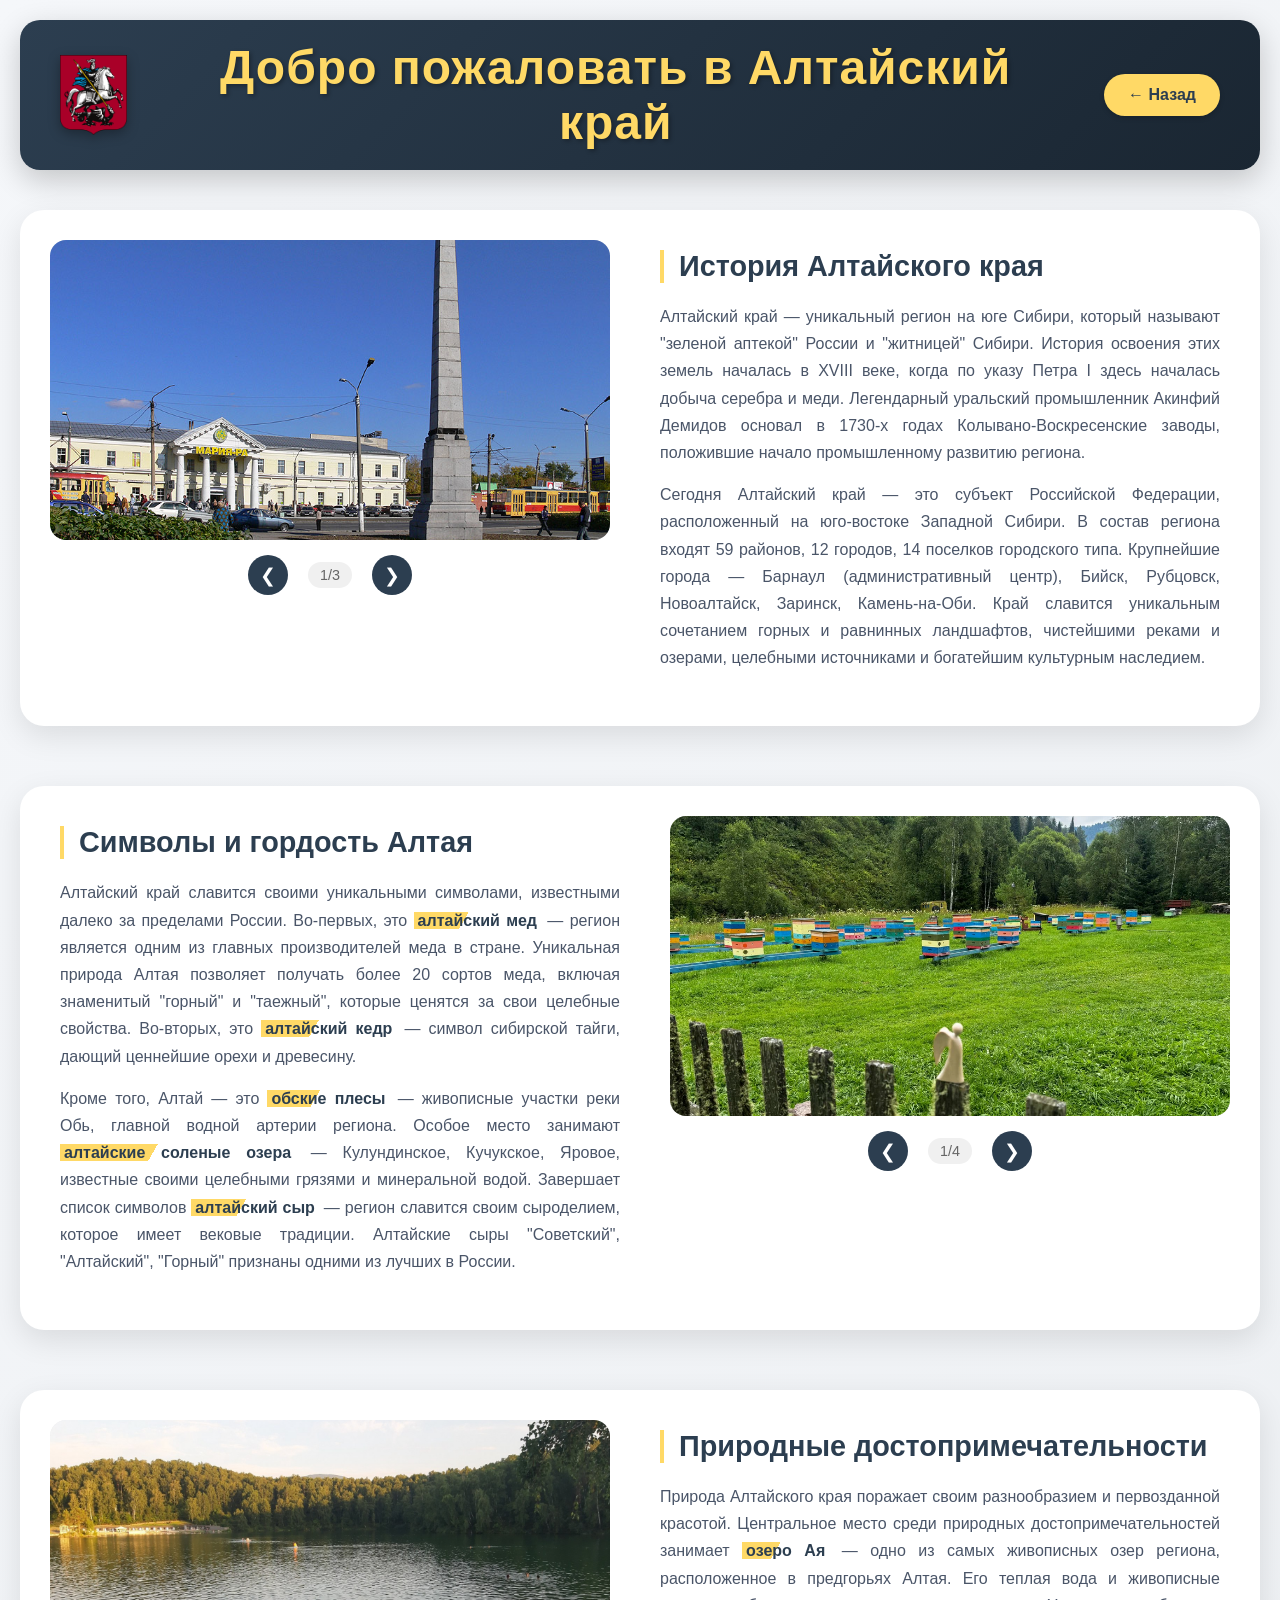
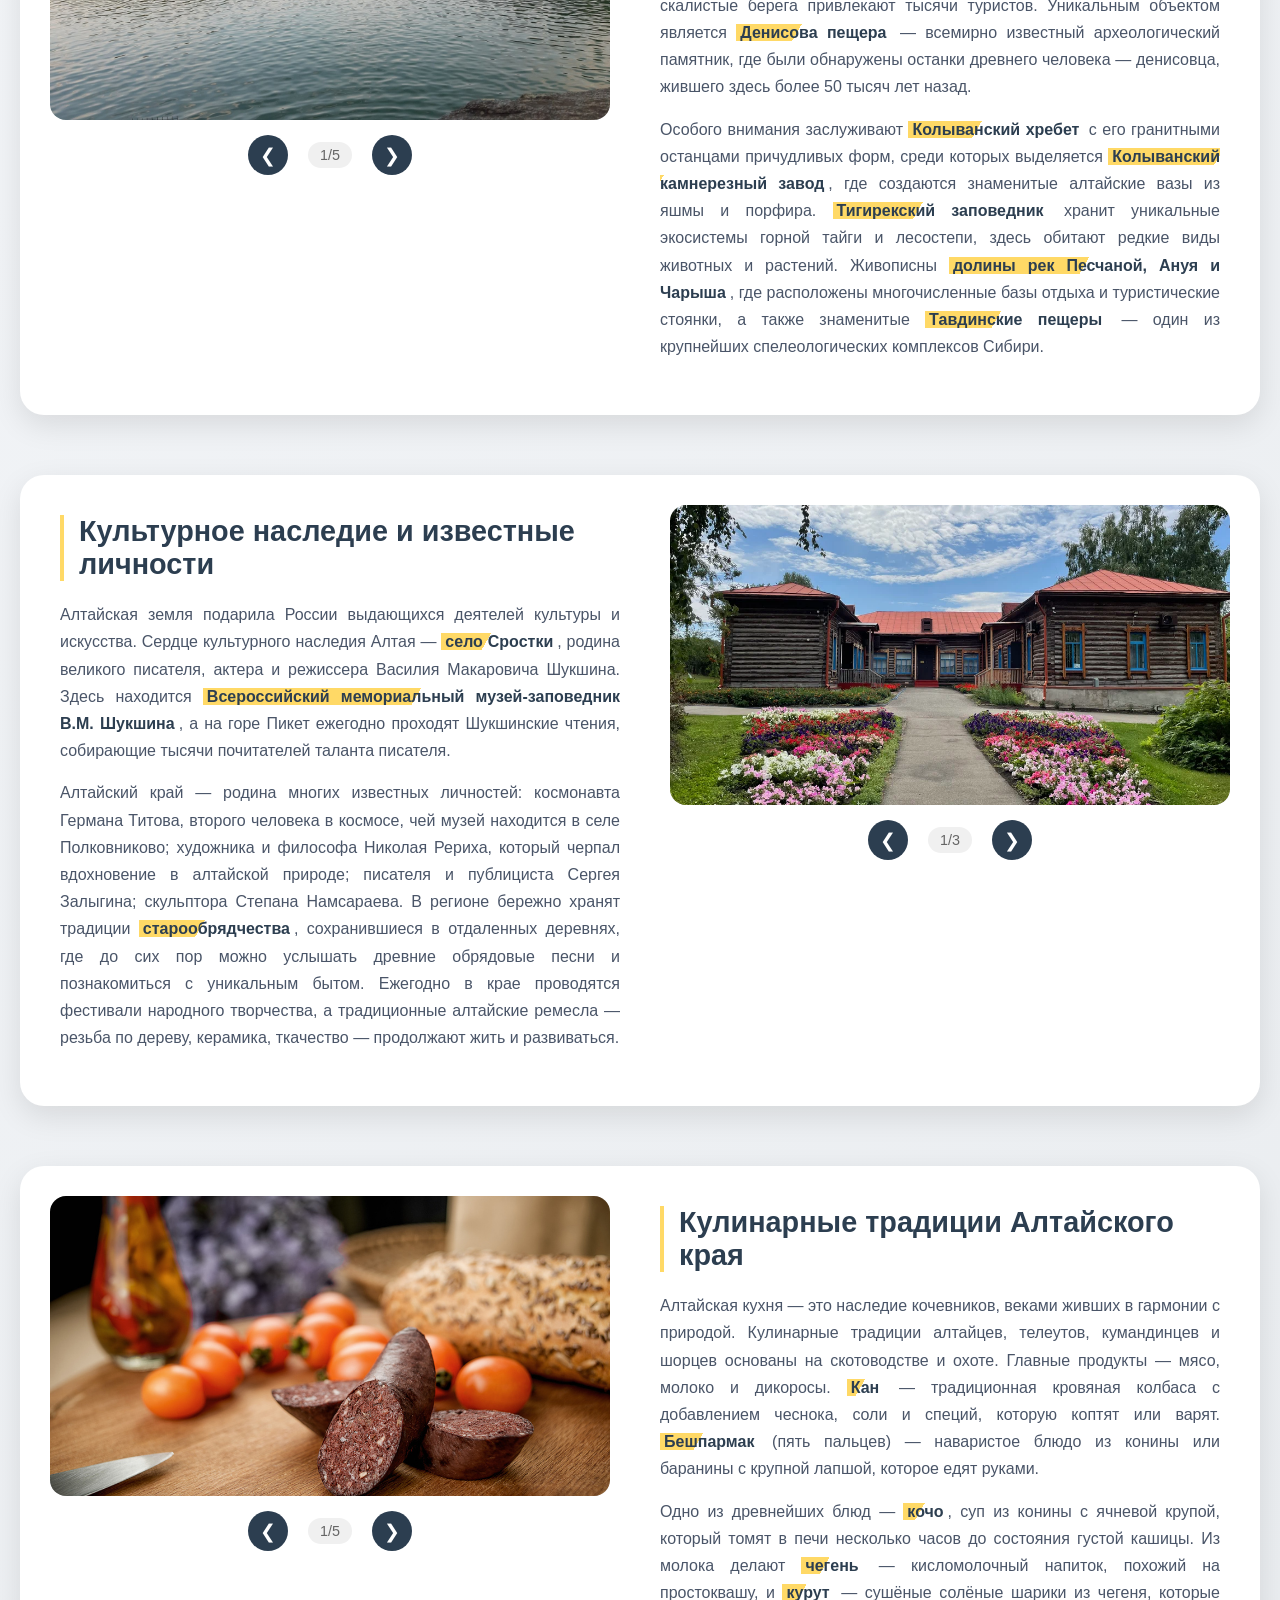
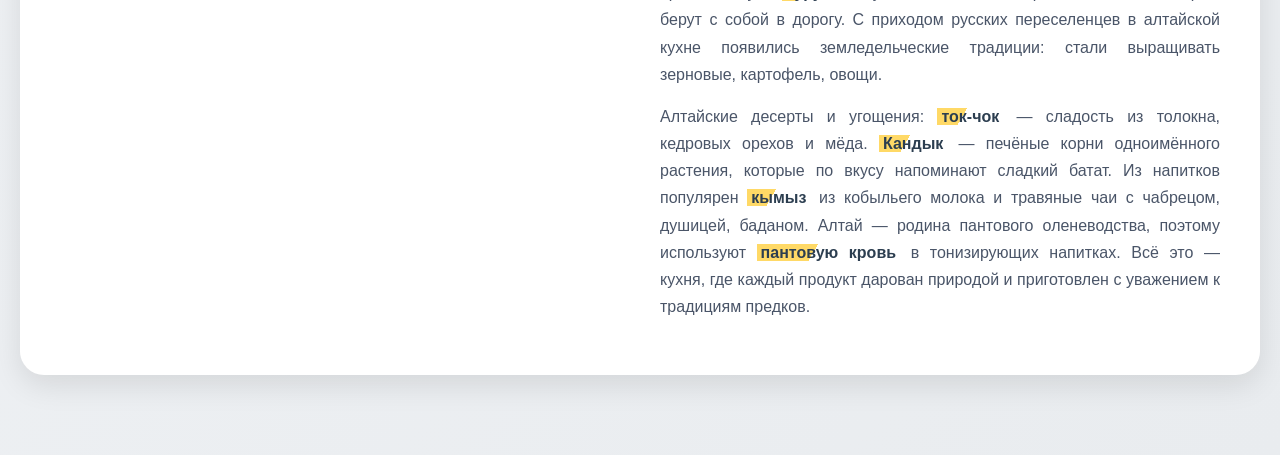
<file: region/Республика_Алтай.html>
<!DOCTYPE html>
<html lang="ru">
<head>
    <meta charset="UTF-8">
    <meta name="viewport" content="width=device-width, initial-scale=1.0">
    <title>Алтайский край - Жемчужина Сибири</title>
    <link rel="stylesheet" href="../region/Курская область/style_region.css">
</head>
<body>
    <div class="welcome-banner">
        <img src="../img_logo/mockva.png" alt="Герб Алтайского края" class="logo">
        <h1 class="logo_text">Добро пожаловать в Алтайский край</h1>
        <button class="back-button" onclick="goBack()">← Назад</button>
    </div>

    <div class="main-layout">
        <!-- Первый блок: текст справа, изображения слева (история края) -->
        <div class="content-block">
            <div class="image-slider left-slider">
                <div class="slider-container">
                    <img src="../region/Алтайский Край/altai1.jpg" alt="Демидовская площадь в Барнауле" class="slider-image active" id="slider1-img1">
                    <img src="../region/Алтайский Край/altai2.jpg" alt="Алтайские горы и степи" class="slider-image" id="slider1-img2">
                    <img src="../region/Алтайский Край/altai3.webp" alt="Современный Барнаул" class="slider-image" id="slider1-img3">
                </div>
                <div class="slider-controls">
                    <button class="slider-btn prev" onclick="changeImage('left', -1)">❮</button>
                    <span class="slider-counter" id="left-counter">1/3</span>
                    <button class="slider-btn next" onclick="changeImage('left', 1)">❯</button>
                </div>
            </div>
            <div class="text-content right-text">
                <h2>История Алтайского края</h2>
                <p>Алтайский край — уникальный регион на юге Сибири, который называют "зеленой аптекой" России и "житницей" Сибири. История освоения этих земель началась в XVIII веке, когда по указу Петра I здесь началась добыча серебра и меди. Легендарный уральский промышленник Акинфий Демидов основал в 1730-х годах Колывано-Воскресенские заводы, положившие начало промышленному развитию региона.</p>
                <p>Сегодня Алтайский край — это субъект Российской Федерации, расположенный на юго-востоке Западной Сибири. В состав региона входят 59 районов, 12 городов, 14 поселков городского типа. Крупнейшие города — Барнаул (административный центр), Бийск, Рубцовск, Новоалтайск, Заринск, Камень-на-Оби. Край славится уникальным сочетанием горных и равнинных ландшафтов, чистейшими реками и озерами, целебными источниками и богатейшим культурным наследием.</p>
            </div>
        </div>

        <!-- Второй блок: изображения слева, текст справа (символы и гордость края) -->
        <div class="content-block reverse">
            <div class="image-slider right-slider">
                <div class="slider-container">
                    <img src="../region/Алтайский Край/altai4.webp" alt="Алтайский мед" class="slider-image active" id="slider2-img1">
                    <img src="../region/Алтайский Край/altai5.jfif" alt="Обские плесы в Бийске" class="slider-image" id="slider2-img2">
                    <img src="../region/Алтайский Край/altai6.webp" alt="Алтайский кедр" class="slider-image" id="slider2-img3">
                    <img src="../region/Алтайский Край/altai7.jpg" alt="Озеро Кучукское" class="slider-image" id="slider2-img4">
                </div>
                <div class="slider-controls">
                    <button class="slider-btn prev" onclick="changeImage('right', -1)">❮</button>
                    <span class="slider-counter" id="right-counter">1/4</span>
                    <button class="slider-btn next" onclick="changeImage('right', 1)">❯</button>
                </div>
            </div>
            <div class="text-content left-text">
                <h2>Символы и гордость Алтая</h2>
                <p>Алтайский край славится своими уникальными символами, известными далеко за пределами России. Во-первых, это <strong>алтайский мед</strong> — регион является одним из главных производителей меда в стране. Уникальная природа Алтая позволяет получать более 20 сортов меда, включая знаменитый "горный" и "таежный", которые ценятся за свои целебные свойства. Во-вторых, это <strong>алтайский кедр</strong> — символ сибирской тайги, дающий ценнейшие орехи и древесину.</p>
                <p>Кроме того, Алтай — это <strong>обские плесы</strong> — живописные участки реки Обь, главной водной артерии региона. Особое место занимают <strong>алтайские соленые озера</strong> — Кулундинское, Кучукское, Яровое, известные своими целебными грязями и минеральной водой. Завершает список символов <strong>алтайский сыр</strong> — регион славится своим сыроделием, которое имеет вековые традиции. Алтайские сыры "Советский", "Алтайский", "Горный" признаны одними из лучших в России.</p>
            </div>
        </div>

        <!-- Третий блок: текст справа, изображения слева (природные достопримечательности) -->
        <div class="content-block">
            <div class="image-slider left-slider">
                <div class="slider-container">
                    <img src="../region/Алтайский Край/altai8.jpg" alt="Озеро Ая в Алтайском крае" class="slider-image active" id="slider3-img1">
                    <img src="../region/Алтайский Край/altai9.jpg" alt="Сростки - родина Шукшина" class="slider-image" id="slider3-img2">
                    <img src="../region/Алтайский Край/altai10.jpg" alt="Денисова пещера" class="slider-image" id="slider3-img3">
                    <img src="../region/Алтайский Край/altai11.webp" alt="Гора Колывань" class="slider-image" id="slider3-img4">
                    <img src="../region/Алтайский Край/altai12.jfif" alt="Тигирекский заповедник" class="slider-image" id="slider3-img5">
                </div>
                <div class="slider-controls">
                    <button class="slider-btn prev" onclick="changeImage('left2', -1)">❮</button>
                    <span class="slider-counter" id="left2-counter">1/5</span>
                    <button class="slider-btn next" onclick="changeImage('left2', 1)">❯</button>
                </div>
            </div>
            <div class="text-content right-text">
                <h2>Природные достопримечательности</h2>
                <p>Природа Алтайского края поражает своим разнообразием и первозданной красотой. Центральное место среди природных достопримечательностей занимает <strong>озеро Ая</strong> — одно из самых живописных озер региона, расположенное в предгорьях Алтая. Его теплая вода и живописные скалистые берега привлекают тысячи туристов. Уникальным объектом является <strong>Денисова пещера</strong> — всемирно известный археологический памятник, где были обнаружены останки древнего человека — денисовца, жившего здесь более 50 тысяч лет назад.</p>
                <p>Особого внимания заслуживают <strong>Колыванский хребет</strong> с его гранитными останцами причудливых форм, среди которых выделяется <strong>Колыванский камнерезный завод</strong>, где создаются знаменитые алтайские вазы из яшмы и порфира. <strong>Тигирекский заповедник</strong> хранит уникальные экосистемы горной тайги и лесостепи, здесь обитают редкие виды животных и растений. Живописны <strong>долины рек Песчаной, Ануя и Чарыша</strong>, где расположены многочисленные базы отдыха и туристические стоянки, а также знаменитые <strong>Тавдинские пещеры</strong> — один из крупнейших спелеологических комплексов Сибири.</p>
            </div>
        </div>

        <!-- Четвертый блок: изображения слева, текст справа (культурное наследие и известные личности) -->
        <div class="content-block reverse">
            <div class="image-slider right-slider">
                <div class="slider-container">
                    <img src="../region/Алтайский Край/altai13.webp" alt="Музей Шукшина в Сростках" class="slider-image active" id="slider4-img1">
                    <img src="../region/Алтайский Край/altai14.webp" alt="Памятник Василию Шукшину" class="slider-image" id="slider4-img2">
                    <img src="../region/Алтайский Край/altai15.jpg" alt="Гора Пикет - место Шукшинских чтений" class="slider-image" id="slider4-img3">
                </div>
                <div class="slider-controls">
                    <button class="slider-btn prev" onclick="changeImage('right2', -1)">❮</button>
                    <span class="slider-counter" id="right2-counter">1/3</span>
                    <button class="slider-btn next" onclick="changeImage('right2', 1)">❯</button>
                </div>
            </div>
            <div class="text-content left-text">
                <h2>Культурное наследие и известные личности</h2>
                <p>Алтайская земля подарила России выдающихся деятелей культуры и искусства. Сердце культурного наследия Алтая — <strong>село Сростки</strong>, родина великого писателя, актера и режиссера Василия Макаровича Шукшина. Здесь находится <strong>Всероссийский мемориальный музей-заповедник В.М. Шукшина</strong>, а на горе Пикет ежегодно проходят Шукшинские чтения, собирающие тысячи почитателей таланта писателя.</p>
                <p>Алтайский край — родина многих известных личностей: космонавта Германа Титова, второго человека в космосе, чей музей находится в селе Полковниково; художника и философа Николая Рериха, который черпал вдохновение в алтайской природе; писателя и публициста Сергея Залыгина; скульптора Степана Намсараева. В регионе бережно хранят традиции <strong>старообрядчества</strong>, сохранившиеся в отдаленных деревнях, где до сих пор можно услышать древние обрядовые песни и познакомиться с уникальным бытом. Ежегодно в крае проводятся фестивали народного творчества, а традиционные алтайские ремесла — резьба по дереву, керамика, ткачество — продолжают жить и развиваться.</p>
            </div>
        </div>
        <div class="content-block">
            <div class="image-slider left-slider">
                <div class="slider-container">
                    <img src="../region/Алтайский Край/altai16.jpg" alt="Алтайский кан - кровяная колбаса" class="slider-image active" id="slider5-img1">
                    <img src="../region/Алтайский Край/altai17.webp" alt="Бешпармак по-алтайски" class="slider-image" id="slider5-img2">
                    <img src="../region/Алтайский Край/altai18.jpg" alt="Кочо - алтайский суп" class="slider-image" id="slider5-img3">
                    <img src="../region/Алтайский Край/altai1619.webp" alt="Чегень и курут - молочные продукты" class="slider-image" id="slider5-img4">
                    <img src="../region/Алтайский Край/altai20.jpg" alt="Ток-чок - алтайский десерт" class="slider-image" id="slider5-img5">
                </div>
                <div class="slider-controls">
                    <button class="slider-btn prev" onclick="changeImage('left3', -1)">❮</button>
                    <span class="slider-counter" id="left3-counter">1/5</span>
                    <button class="slider-btn next" onclick="changeImage('left3', 1)">❯</button>
                </div>
            </div>
            <div class="text-content right-text">
                <h2>Кулинарные традиции Алтайского края</h2>
                <p>Алтайская кухня — это наследие кочевников, веками живших в гармонии с природой. Кулинарные традиции алтайцев, телеутов, кумандинцев и шорцев основаны на скотоводстве и охоте. Главные продукты — мясо, молоко и дикоросы. <strong>Кан</strong> — традиционная кровяная колбаса с добавлением чеснока, соли и специй, которую коптят или варят. <strong>Бешпармак</strong> (пять пальцев) — наваристое блюдо из конины или баранины с крупной лапшой, которое едят руками.</p>
                <p>Одно из древнейших блюд — <strong>кочо</strong>, суп из конины с ячневой крупой, который томят в печи несколько часов до состояния густой кашицы. Из молока делают <strong>чегень</strong> — кисломолочный напиток, похожий на простоквашу, и <strong>курут</strong> — сушёные солёные шарики из чегеня, которые берут с собой в дорогу. С приходом русских переселенцев в алтайской кухне появились земледельческие традиции: стали выращивать зерновые, картофель, овощи.</p>
                <p>Алтайские десерты и угощения: <strong>ток-чок</strong> — сладость из толокна, кедровых орехов и мёда. <strong>Кандык</strong> — печёные корни одноимённого растения, которые по вкусу напоминают сладкий батат. Из напитков популярен <strong>кымыз</strong> из кобыльего молока и травяные чаи с чабрецом, душицей, баданом. Алтай — родина пантового оленеводства, поэтому используют <strong>пантовую кровь</strong> в тонизирующих напитках. Всё это — кухня, где каждый продукт дарован природой и приготовлен с уважением к традициям предков.</p>
            </div>
        </div>
    </div>

    <script>
 // Состояние слайдеров
       const sliders = {
            left: { current: 0, total: 3 },
            right: { current: 0, total: 4 },
            left2: { current: 0, total: 5 },
            right2: { current: 0, total: 3 },
            left3: { current: 0, total: 5 }  
        };
        

        // Функция возврата на предыдущую страницу
        function goBack() {
            window.history.back();
        }

        // Функция смены изображения
        function changeImage(sliderId, direction) {
            const slider = sliders[sliderId];
            if (!slider) return;

            const newIndex = slider.current + direction;
            if (newIndex < 0 || newIndex >= slider.total) return;

            // Скрываем текущее изображение
            const oldImage = document.querySelector(`#slider${getSliderNumber(sliderId)}-img${slider.current + 1}`);
            if (oldImage) oldImage.classList.remove('active');

            // Обновляем индекс
            slider.current = newIndex;

            // Показываем новое изображение
            const newImage = document.querySelector(`#slider${getSliderNumber(sliderId)}-img${slider.current + 1}`);
            if (newImage) newImage.classList.add('active');

            // Обновляем счетчик
            const counter = document.getElementById(`${sliderId}-counter`);
            if (counter) {
                counter.textContent = `${slider.current + 1}/${slider.total}`;
            }
        }

       function getSliderNumber(sliderId) {
    const map = {
        'left': '1',
        'right': '2',
        'left2': '3',
        'right2': '4',
        'left3': '5'
    };
    return map[sliderId] || '1';
}
    </script>
</body>
</html>
</file>
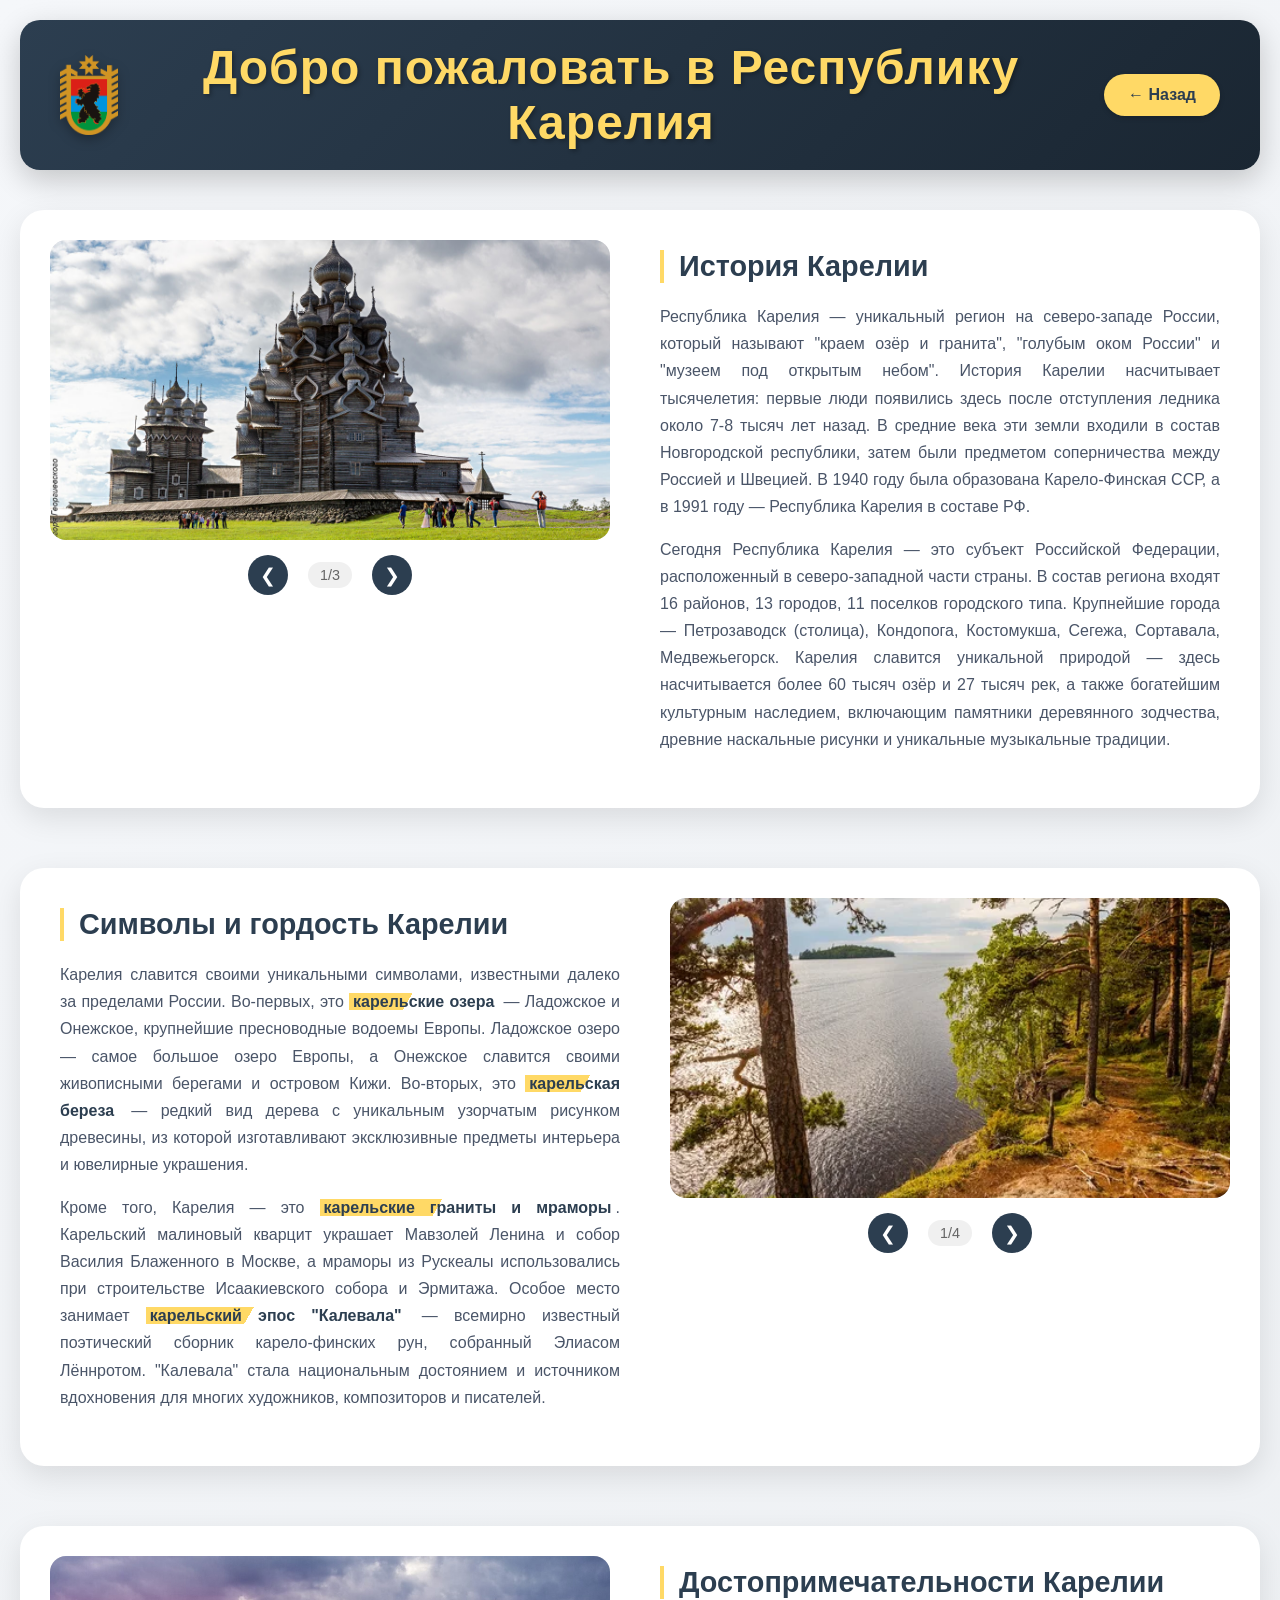
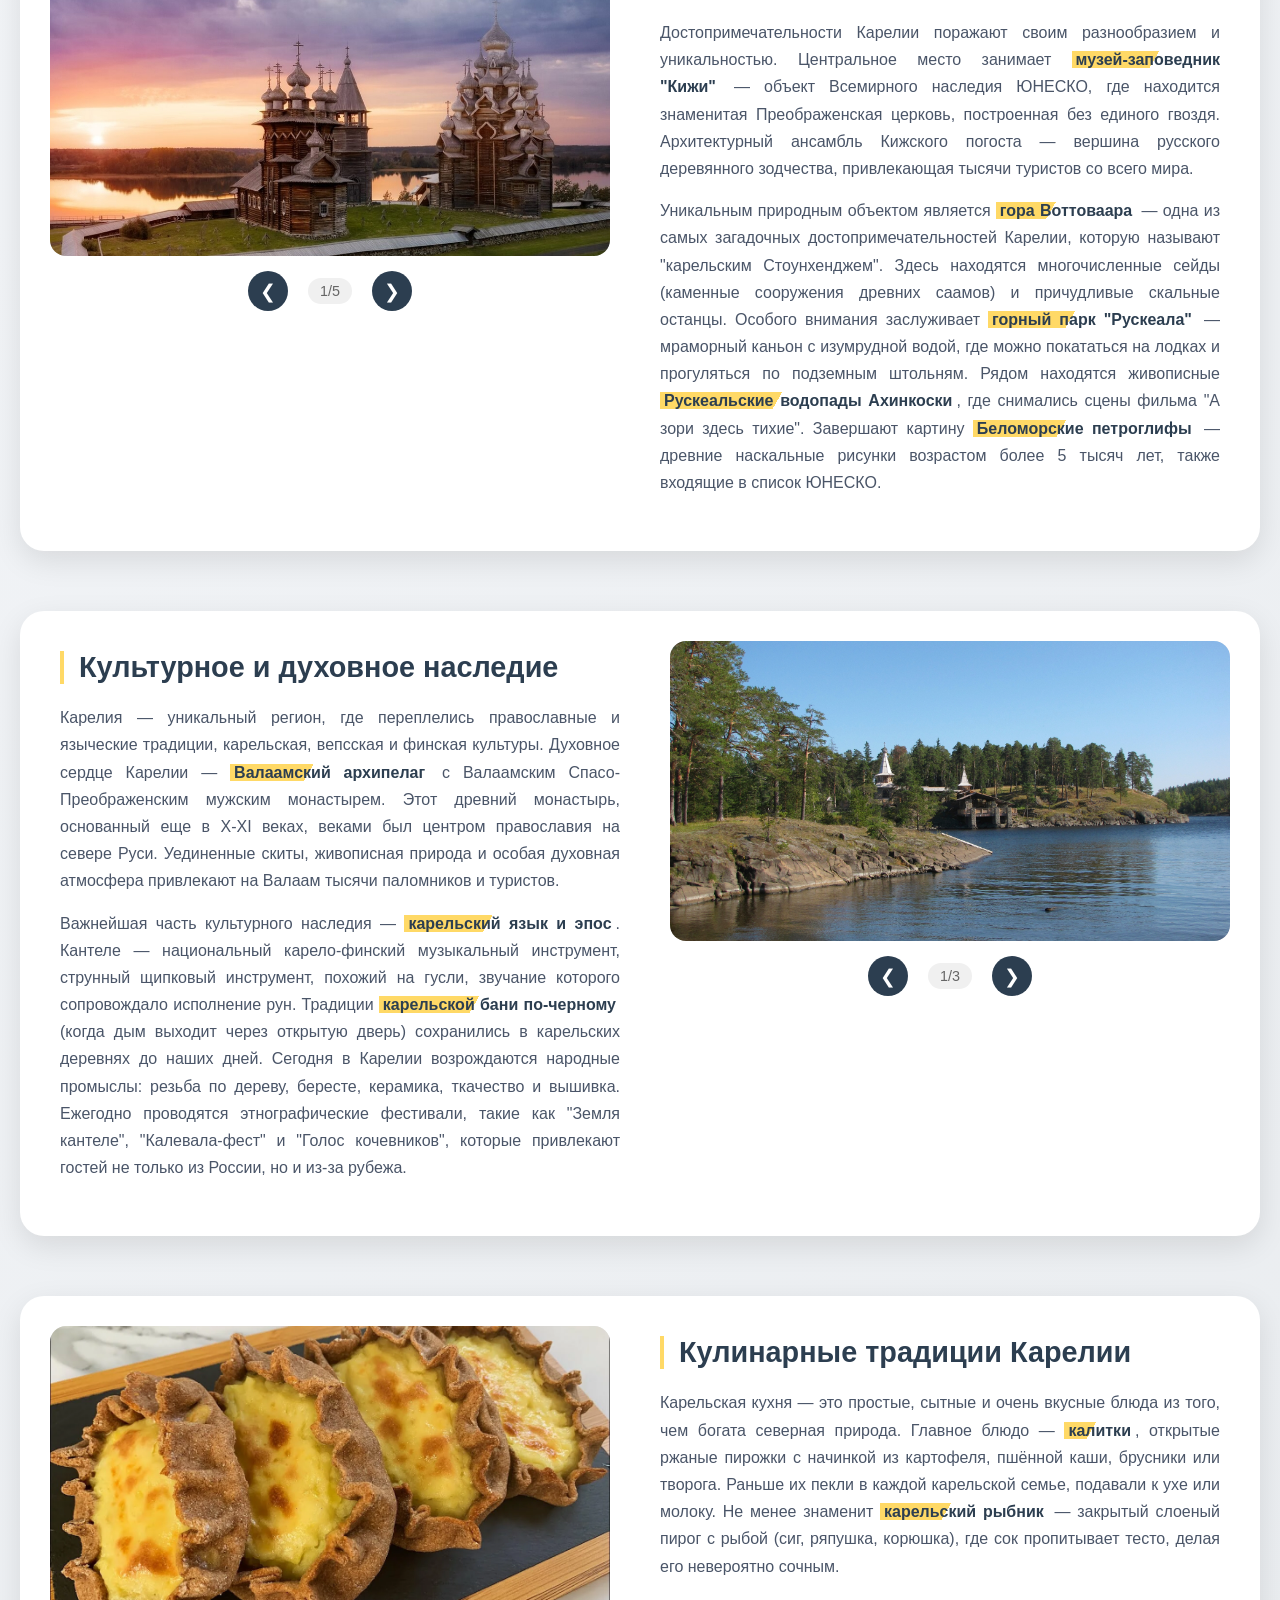
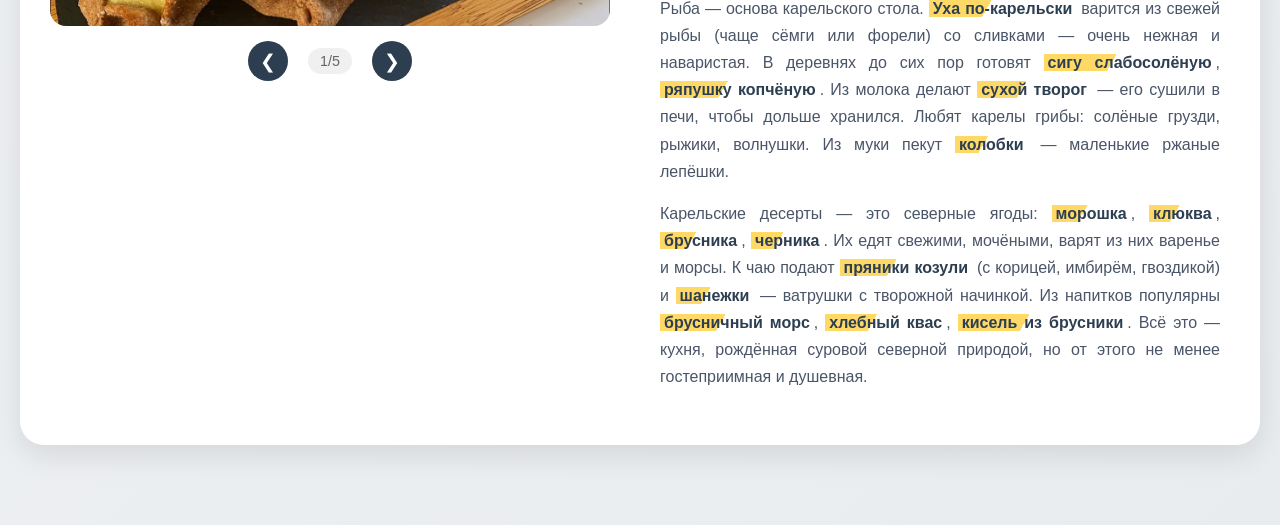
<file: region/Республика_Карелия.html>
<!DOCTYPE html>
<html lang="ru">
<head>
    <meta charset="UTF-8">
    <meta name="viewport" content="width=device-width, initial-scale=1.0">
    <title>Карелия - Край озёр и гранита</title>
    <link rel="stylesheet" href="../region/Курская область/style_region.css">
</head>
<body>
    <div class="welcome-banner">
        <img src="../img_logo/karelia.png" alt="Герб Республики Карелия" class="logo">
        <h1 class="logo_text">Добро пожаловать в Республику Карелия</h1>
        <button class="back-button" onclick="goBack()">← Назад</button>
    </div>

    <div class="main-layout">
        <!-- Первый блок: текст справа, изображения слева (история края) -->
        <div class="content-block">
            <div class="image-slider left-slider">
                <div class="slider-container">
                    <img src="../region/Респубика Карелия/karelia1.jpg" alt="Кижи - памятник деревянного зодчества" class="slider-image active" id="slider1-img1">
                    <img src="../region/Респубика Карелия/karelia2.webp" alt="Валаамский монастырь" class="slider-image" id="slider1-img2">
                    <img src="../region/Респубика Карелия/karelia3.jpg" alt="Петрозаводск - столица Карелии" class="slider-image" id="slider1-img3">
                </div>
                <div class="slider-controls">
                    <button class="slider-btn prev" onclick="changeImage('left', -1)">❮</button>
                    <span class="slider-counter" id="left-counter">1/3</span>
                    <button class="slider-btn next" onclick="changeImage('left', 1)">❯</button>
                </div>
            </div>
            <div class="text-content right-text">
                <h2>История Карелии</h2>
                <p>Республика Карелия — уникальный регион на северо-западе России, который называют "краем озёр и гранита", "голубым оком России" и "музеем под открытым небом". История Карелии насчитывает тысячелетия: первые люди появились здесь после отступления ледника около 7-8 тысяч лет назад. В средние века эти земли входили в состав Новгородской республики, затем были предметом соперничества между Россией и Швецией. В 1940 году была образована Карело-Финская ССР, а в 1991 году — Республика Карелия в составе РФ.</p>
                <p>Сегодня Республика Карелия — это субъект Российской Федерации, расположенный в северо-западной части страны. В состав региона входят 16 районов, 13 городов, 11 поселков городского типа. Крупнейшие города — Петрозаводск (столица), Кондопога, Костомукша, Сегежа, Сортавала, Медвежьегорск. Карелия славится уникальной природой — здесь насчитывается более 60 тысяч озёр и 27 тысяч рек, а также богатейшим культурным наследием, включающим памятники деревянного зодчества, древние наскальные рисунки и уникальные музыкальные традиции.</p>
            </div>
        </div>

        <!-- Второй блок: изображения слева, текст справа (символы и гордость края) -->
        <div class="content-block reverse">
            <div class="image-slider right-slider">
                <div class="slider-container">
                    <img src="../region/Респубика Карелия/karelia4.webp" alt="Ладожское и Онежское озера" class="slider-image active" id="slider2-img1">
                    <img src="../region/Респубика Карелия/karelia5.jpg" alt="Карельская береза" class="slider-image" id="slider2-img2">
                    <img src="../region/Респубика Карелия/karelia6.jpg" alt="Карельские граниты и мраморы" class="slider-image" id="slider2-img3">
                    <img src="../region/Респубика Карелия/karelia7.webp" alt="Карело-финский эпос Калевала" height="100px" width="100px" class="slider-image" id="slider2-img4">
                </div>
                <div class="slider-controls">
                    <button class="slider-btn prev" onclick="changeImage('right', -1)">❮</button>
                    <span class="slider-counter" id="right-counter">1/4</span>
                    <button class="slider-btn next" onclick="changeImage('right', 1)">❯</button>
                </div>
            </div>
            <div class="text-content left-text">
                <h2>Символы и гордость Карелии</h2>
                <p>Карелия славится своими уникальными символами, известными далеко за пределами России. Во-первых, это <strong>карельские озера</strong> — Ладожское и Онежское, крупнейшие пресноводные водоемы Европы. Ладожское озеро — самое большое озеро Европы, а Онежское славится своими живописными берегами и островом Кижи. Во-вторых, это <strong>карельская береза</strong> — редкий вид дерева с уникальным узорчатым рисунком древесины, из которой изготавливают эксклюзивные предметы интерьера и ювелирные украшения.</p>
                <p>Кроме того, Карелия — это <strong>карельские граниты и мраморы</strong>. Карельский малиновый кварцит украшает Мавзолей Ленина и собор Василия Блаженного в Москве, а мраморы из Рускеалы использовались при строительстве Исаакиевского собора и Эрмитажа. Особое место занимает <strong>карельский эпос "Калевала"</strong> — всемирно известный поэтический сборник карело-финских рун, собранный Элиасом Лённротом. "Калевала" стала национальным достоянием и источником вдохновения для многих художников, композиторов и писателей.</p>
            </div>
        </div>

        <!-- Третий блок: текст справа, изображения слева (природные и культурные достопримечательности) -->
        <div class="content-block">
            <div class="image-slider left-slider">
                <div class="slider-container">
                    <img src="../region/Респубика Карелия/karelia8.jpg" alt="Музей-заповедник Кижи" class="slider-image active" id="slider3-img1">
                    <img src="../region/Респубика Карелия/karelia9.webp" alt="Гора Воттоваара - карельский Стоунхендж" class="slider-image" id="slider3-img2">
                    <img src="../region/Респубика Карелия/karelia10.webp" alt="Рускеальские водопады Ахинкоски" class="slider-image" id="slider3-img3">
                    <img src="../region/Респубика Карелия/karelia11.jpg" alt="Мраморный каньон Рускеала" class="slider-image" id="slider3-img4">
                    <img src="../region/Респубика Карелия/karelia12.jpg" alt="Беломорские петроглифы - наскальные рисунки" class="slider-image" id="slider3-img5">
                </div>
                <div class="slider-controls">
                    <button class="slider-btn prev" onclick="changeImage('left2', -1)">❮</button>
                    <span class="slider-counter" id="left2-counter">1/5</span>
                    <button class="slider-btn next" onclick="changeImage('left2', 1)">❯</button>
                </div>
            </div>
            <div class="text-content right-text">
                <h2>Достопримечательности Карелии</h2>
                <p>Достопримечательности Карелии поражают своим разнообразием и уникальностью. Центральное место занимает <strong>музей-заповедник "Кижи"</strong> — объект Всемирного наследия ЮНЕСКО, где находится знаменитая Преображенская церковь, построенная без единого гвоздя. Архитектурный ансамбль Кижского погоста — вершина русского деревянного зодчества, привлекающая тысячи туристов со всего мира.</p>
                <p>Уникальным природным объектом является <strong>гора Воттоваара</strong> — одна из самых загадочных достопримечательностей Карелии, которую называют "карельским Стоунхенджем". Здесь находятся многочисленные сейды (каменные сооружения древних саамов) и причудливые скальные останцы. Особого внимания заслуживает <strong>горный парк "Рускеала"</strong> — мраморный каньон с изумрудной водой, где можно покататься на лодках и прогуляться по подземным штольням. Рядом находятся живописные <strong>Рускеальские водопады Ахинкоски</strong>, где снимались сцены фильма "А зори здесь тихие". Завершают картину <strong>Беломорские петроглифы</strong> — древние наскальные рисунки возрастом более 5 тысяч лет, также входящие в список ЮНЕСКО.</p>
            </div>
        </div>

        <!-- Четвертый блок: изображения слева, текст справа (культурное наследие) -->
        <div class="content-block reverse">
            <div class="image-slider right-slider">
                <div class="slider-container">
                    <img src="../region/Респубика Карелия/karelia13.jpg" alt="Валаамский архипелаг" class="slider-image active" id="slider4-img1">
                    <img src="../region/Респубика Карелия/karelia14.jpg" alt="Карельская баня по-черному" class="slider-image" id="slider4-img2">
                    <img src="../region/Респубика Карелия/karelia15.jpg" alt="Карельские руны и кантеле" class="slider-image" id="slider4-img3">
                </div>
                <div class="slider-controls">
                    <button class="slider-btn prev" onclick="changeImage('right2', -1)">❮</button>
                    <span class="slider-counter" id="right2-counter">1/3</span>
                    <button class="slider-btn next" onclick="changeImage('right2', 1)">❯</button>
                </div>
            </div>
            <div class="text-content left-text">
                <h2>Культурное и духовное наследие</h2>
                <p>Карелия — уникальный регион, где переплелись православные и языческие традиции, карельская, вепсская и финская культуры. Духовное сердце Карелии — <strong>Валаамский архипелаг</strong> с Валаамским Спасо-Преображенским мужским монастырем. Этот древний монастырь, основанный еще в X-XI веках, веками был центром православия на севере Руси. Уединенные скиты, живописная природа и особая духовная атмосфера привлекают на Валаам тысячи паломников и туристов.</p>
                <p>Важнейшая часть культурного наследия — <strong>карельский язык и эпос</strong>. Кантеле — национальный карело-финский музыкальный инструмент, струнный щипковый инструмент, похожий на гусли, звучание которого сопровождало исполнение рун. Традиции <strong>карельской бани по-черному</strong> (когда дым выходит через открытую дверь) сохранились в карельских деревнях до наших дней. Сегодня в Карелии возрождаются народные промыслы: резьба по дереву, бересте, керамика, ткачество и вышивка. Ежегодно проводятся этнографические фестивали, такие как "Земля кантеле", "Калевала-фест" и "Голос кочевников", которые привлекают гостей не только из России, но и из-за рубежа.</p>
            </div>
        </div>

        <!-- Блок: Кулинарные традиции Карелии -->
        <div class="content-block">
            <div class="image-slider left-slider">
                <div class="slider-container">
                    <img src="../region/Респубика Карелия/karelia16.webp" alt="Карельские калитки" class="slider-image active" id="slider5-img1">
                    <img src="../region/Респубика Карелия/karelia17.webp" alt="Уха по-карельски" class="slider-image" id="slider5-img2">
                    <img src="../region/Респубика Карелия/karelia18.webp" alt="Карельский рыбник" class="slider-image" id="slider5-img3">
                    <img src="../region/Респубика Карелия/karelia19.webp"" alt="Карельские пряники козули" class="slider-image" id="slider5-img4">
                    <img src="../region/Респубика Карелия/karelia20.jpg" alt="Морошка и клюква - карельские ягоды" class="slider-image" id="slider5-img5">
                </div>
                <div class="slider-controls">
                    <button class="slider-btn prev" onclick="changeImage('left3', -1)">❮</button>
                    <span class="slider-counter" id="left3-counter">1/5</span>
                    <button class="slider-btn next" onclick="changeImage('left3', 1)">❯</button>
                </div>
            </div>
            <div class="text-content right-text">
                <h2>Кулинарные традиции Карелии</h2>
                <p>Карельская кухня — это простые, сытные и очень вкусные блюда из того, чем богата северная природа. Главное блюдо — <strong>калитки</strong>, открытые ржаные пирожки с начинкой из картофеля, пшённой каши, брусники или творога. Раньше их пекли в каждой карельской семье, подавали к ухе или молоку. Не менее знаменит <strong>карельский рыбник</strong> — закрытый слоеный пирог с рыбой (сиг, ряпушка, корюшка), где сок пропитывает тесто, делая его невероятно сочным.</p>
                <p>Рыба — основа карельского стола. <strong>Уха по-карельски</strong> варится из свежей рыбы (чаще сёмги или форели) со сливками — очень нежная и наваристая. В деревнях до сих пор готовят <strong>сигу слабосолёную</strong>, <strong>ряпушку копчёную</strong>. Из молока делают <strong>сухой творог</strong> — его сушили в печи, чтобы дольше хранился. Любят карелы грибы: солёные грузди, рыжики, волнушки. Из муки пекут <strong>колобки</strong> — маленькие ржаные лепёшки.</p>
                <p>Карельские десерты — это северные ягоды: <strong>морошка</strong>, <strong>клюква</strong>, <strong>брусника</strong>, <strong>черника</strong>. Их едят свежими, мочёными, варят из них варенье и морсы. К чаю подают <strong>пряники козули</strong> (с корицей, имбирём, гвоздикой) и <strong>шанежки</strong> — ватрушки с творожной начинкой. Из напитков популярны <strong>брусничный морс</strong>, <strong>хлебный квас</strong>, <strong>кисель из брусники</strong>. Всё это — кухня, рождённая суровой северной природой, но от этого не менее гостеприимная и душевная.</p>
            </div>
        </div>
    </div>

    <script>
        // Состояние слайдеров
        const sliders = {
            left: { current: 0, total: 3 },
            right: { current: 0, total: 4 },
            left2: { current: 0, total: 5 },
            right2: { current: 0, total: 3 },
            left3: { current: 0, total: 5 }
        };

        // Функция возврата на предыдущую страницу
        function goBack() {
            window.history.back();
        }

        // Функция смены изображения
        function changeImage(sliderId, direction) {
            const slider = sliders[sliderId];
            if (!slider) return;

            const newIndex = slider.current + direction;
            if (newIndex < 0 || newIndex >= slider.total) return;

            const oldImage = document.querySelector(`#slider${getSliderNumber(sliderId)}-img${slider.current + 1}`);
            if (oldImage) oldImage.classList.remove('active');

            slider.current = newIndex;

            const newImage = document.querySelector(`#slider${getSliderNumber(sliderId)}-img${slider.current + 1}`);
            if (newImage) newImage.classList.add('active');

            const counter = document.getElementById(`${sliderId}-counter`);
            if (counter) {
                counter.textContent = `${slider.current + 1}/${slider.total}`;
            }
        }

        function getSliderNumber(sliderId) {
            const map = {
                'left': '1',
                'right': '2',
                'left2': '3',
                'right2': '4',
                'left3': '5'
            };
            return map[sliderId] || '1';
        }
    </script>
</body>
</html>
</file>
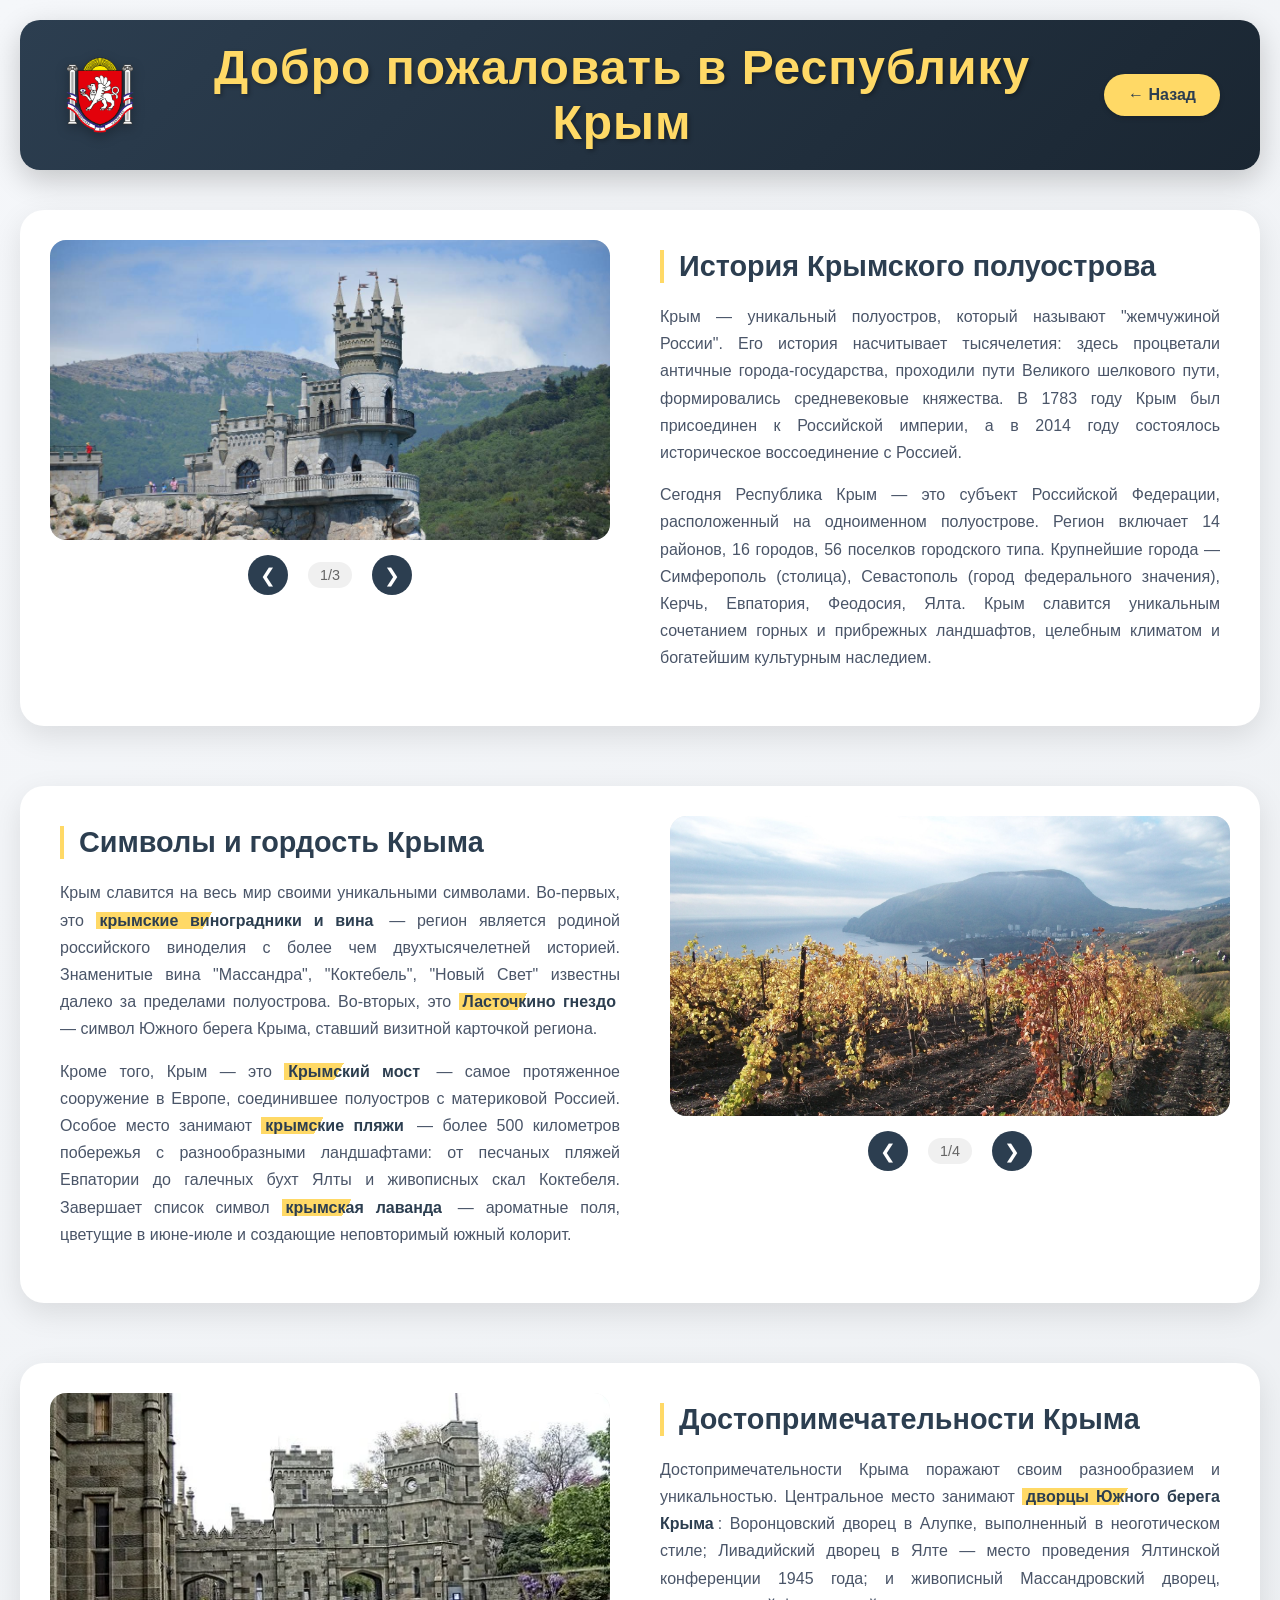
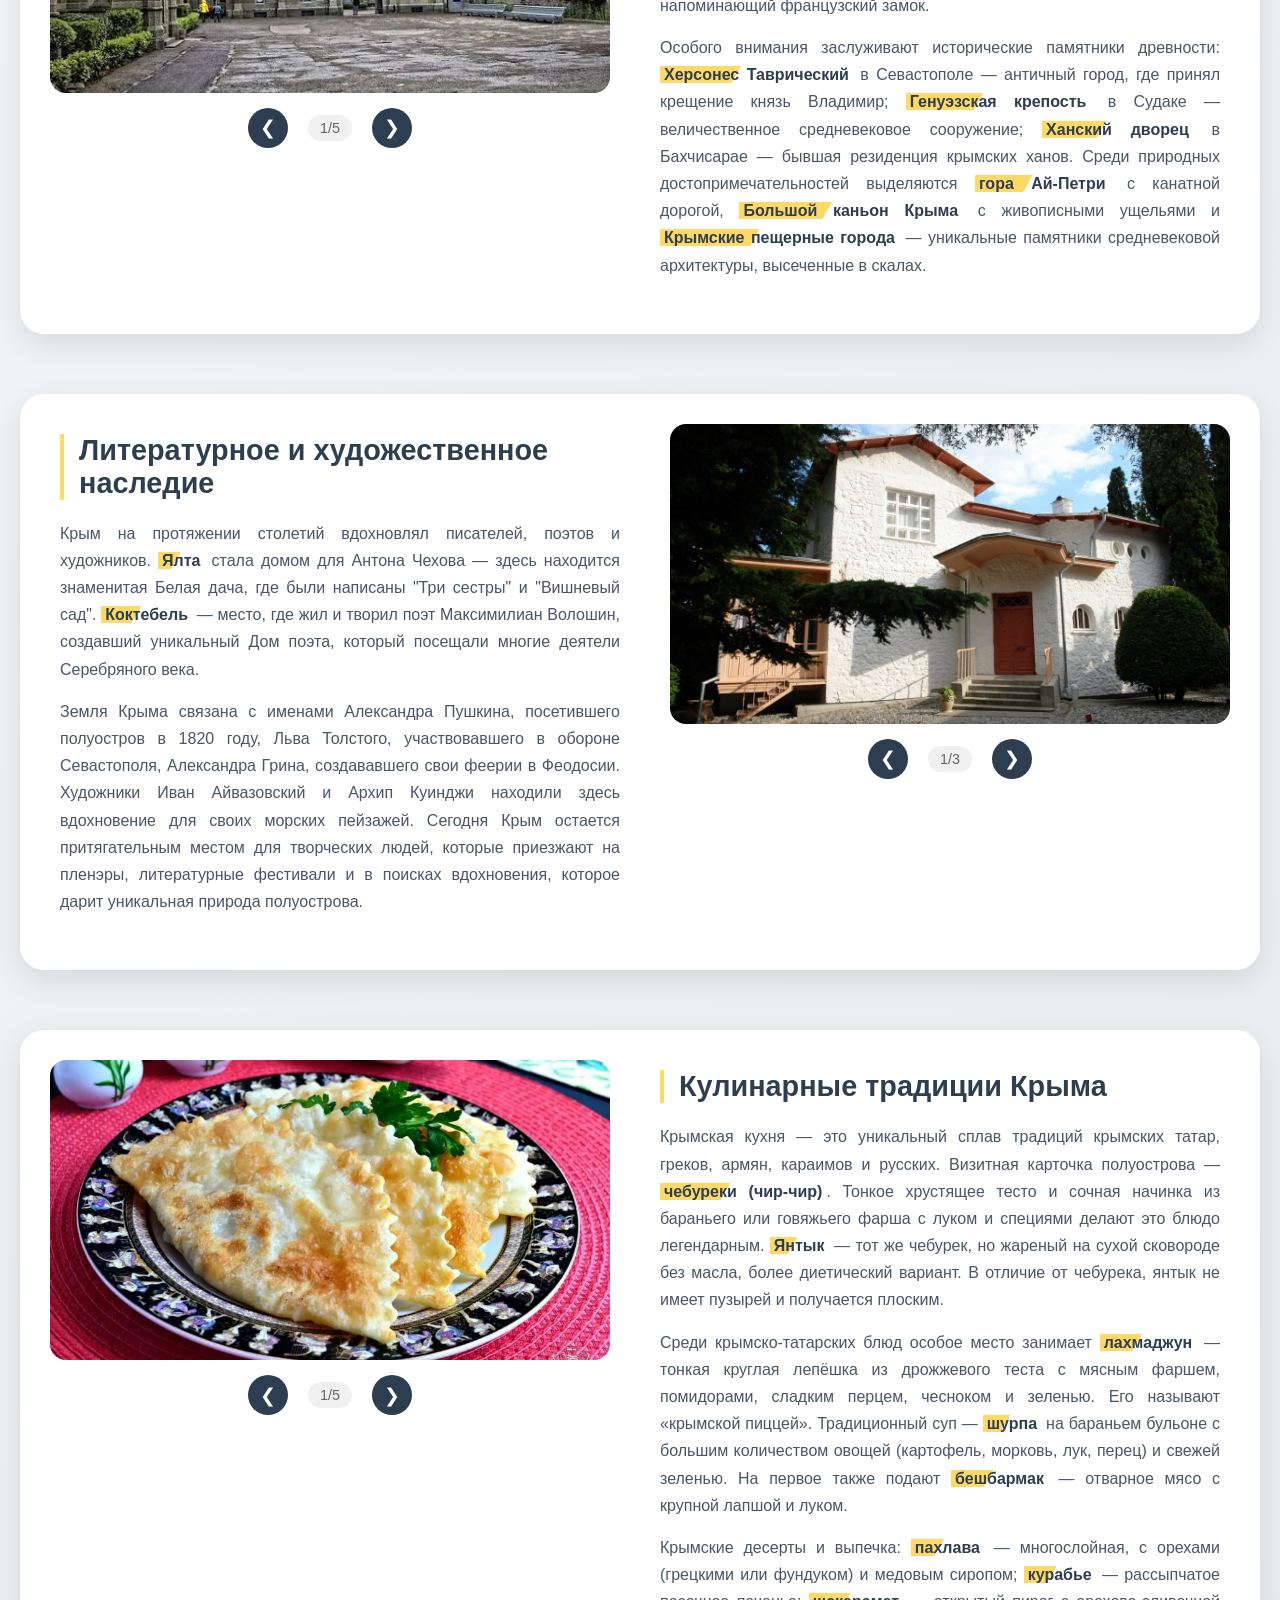
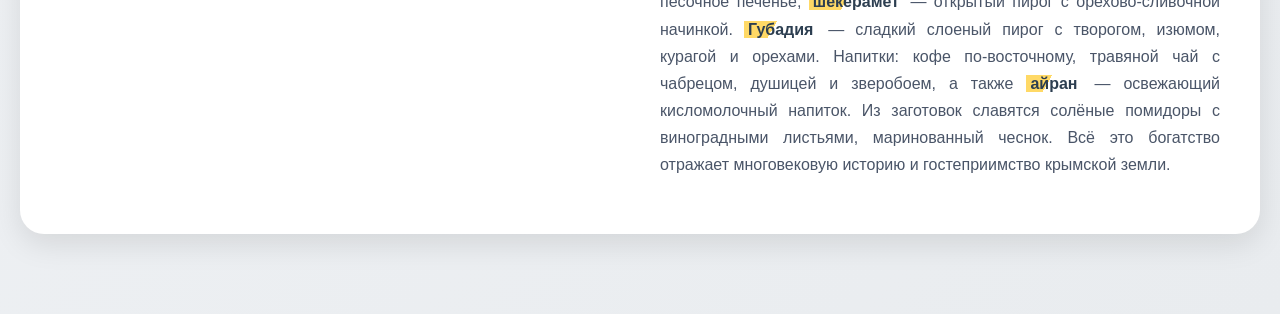
<file: region/Республика_Крым.html>
<!DOCTYPE html>
<html lang="ru">
<head>
    <meta charset="UTF-8">
    <meta name="viewport" content="width=device-width, initial-scale=1.0">
    <title>Крым - Жемчужина России</title>
    <link rel="stylesheet" href="../region/Курская область/style_region.css">
</head>
<body>
    <div class="welcome-banner">
        <img src="../img_logo/Gerbkrim.png" alt="Герб Республики Крым" class="logo">
        <h1 class="logo_text">Добро пожаловать в Республику Крым</h1>
        <button class="back-button" onclick="goBack()">← Назад</button>
    </div>

    <div class="main-layout">
        <div class="content-block">
            <div class="image-slider left-slider">
                <div class="slider-container">
                    <img src="../region/Республика Крым/krim1.jpg" alt="Ласточкино гнездо" class="slider-image active" id="slider1-img1">
                    <img src="../region/Республика Крым/krim2.webp" alt="Гора Ай-Петри" class="slider-image" id="slider1-img2">
                    <img src="../region/Республика Крым/krim3.jpg" alt="Херсонес Таврический" class="slider-image" id="slider1-img3">
                </div>
                <div class="slider-controls">
                    <button class="slider-btn prev" onclick="changeImage('left', -1)">❮</button>
                    <span class="slider-counter" id="left-counter">1/3</span>
                    <button class="slider-btn next" onclick="changeImage('left', 1)">❯</button>
                </div>
            </div>
            <div class="text-content right-text">
                <h2>История Крымского полуострова</h2>
                <p>Крым — уникальный полуостров, который называют "жемчужиной России". Его история насчитывает тысячелетия: здесь процветали античные города-государства, проходили пути Великого шелкового пути, формировались средневековые княжества. В 1783 году Крым был присоединен к Российской империи, а в 2014 году состоялось историческое воссоединение с Россией.</p>
                <p>Сегодня Республика Крым — это субъект Российской Федерации, расположенный на одноименном полуострове. Регион включает 14 районов, 16 городов, 56 поселков городского типа. Крупнейшие города — Симферополь (столица), Севастополь (город федерального значения), Керчь, Евпатория, Феодосия, Ялта. Крым славится уникальным сочетанием горных и прибрежных ландшафтов, целебным климатом и богатейшим культурным наследием.</p>
            </div>
        </div>
        <div class="content-block reverse">
            <div class="image-slider right-slider">
                <div class="slider-container">
                    <img src="../region/Республика Крым/krim4.jpg" alt="Виноградники Крыма" class="slider-image active" id="slider2-img1">
                    <img src="../region/Республика Крым/krim5.jfif" alt="Массандра" class="slider-image" id="slider2-img2">
                    <img src="../region/Республика Крым/krim6.jpg" alt="Крымские лавандовые поля" class="slider-image" id="slider2-img3">
                    <img src="../region/Республика Крым/krim7.jpg" alt="Никитский ботанический сад" class="slider-image" id="slider2-img4">
                </div>
                <div class="slider-controls">
                    <button class="slider-btn prev" onclick="changeImage('right', -1)">❮</button>
                    <span class="slider-counter" id="right-counter">1/4</span>
                    <button class="slider-btn next" onclick="changeImage('right', 1)">❯</button>
                </div>
            </div>
            <div class="text-content left-text">
                <h2>Символы и гордость Крыма</h2>
                <p>Крым славится на весь мир своими уникальными символами. Во-первых, это <strong>крымские виноградники и вина</strong> — регион является родиной российского виноделия с более чем двухтысячелетней историей. Знаменитые вина "Массандра", "Коктебель", "Новый Свет" известны далеко за пределами полуострова. Во-вторых, это <strong>Ласточкино гнездо</strong> — символ Южного берега Крыма, ставший визитной карточкой региона.</p>
                <p>Кроме того, Крым — это <strong>Крымский мост</strong> — самое протяженное сооружение в Европе, соединившее полуостров с материковой Россией. Особое место занимают <strong>крымские пляжи</strong> — более 500 километров побережья с разнообразными ландшафтами: от песчаных пляжей Евпатории до галечных бухт Ялты и живописных скал Коктебеля. Завершает список символ <strong>крымская лаванда</strong> — ароматные поля, цветущие в июне-июле и создающие неповторимый южный колорит.</p>
            </div>
        </div>
        <div class="content-block">
            <div class="image-slider left-slider">
                <div class="slider-container">
                    <img src="../region/Республика Крым/krim8.webp" alt="Воронцовский дворец" class="slider-image active" id="slider3-img1">
                    <img src="../region/Республика Крым/krim9.jpg" alt="Ливадийский дворец" class="slider-image" id="slider3-img2">
                    <img src="../region/Республика Крым/krim10.jpg" alt="Ханский дворец Бахчисарай" class="slider-image" id="slider3-img3">
                    <img src="../region/Республика Крым/krim11.webp" alt="Генуэзская крепость Судак" class="slider-image" id="slider3-img4">
                    <img src="../region/Республика Крым/krim12.webp" alt="Крымская обсерватория" class="slider-image" id="slider3-img5">
                </div>
                <div class="slider-controls">
                    <button class="slider-btn prev" onclick="changeImage('left2', -1)">❮</button>
                    <span class="slider-counter" id="left2-counter">1/5</span>
                    <button class="slider-btn next" onclick="changeImage('left2', 1)">❯</button>
                </div>
            </div>
            <div class="text-content right-text">
                <h2>Достопримечательности Крыма</h2>
                <p>Достопримечательности Крыма поражают своим разнообразием и уникальностью. Центральное место занимают <strong>дворцы Южного берега Крыма</strong>: Воронцовский дворец в Алупке, выполненный в неоготическом стиле; Ливадийский дворец в Ялте — место проведения Ялтинской конференции 1945 года; и живописный Массандровский дворец, напоминающий французский замок.</p>
                <p>Особого внимания заслуживают исторические памятники древности: <strong>Херсонес Таврический</strong> в Севастополе — античный город, где принял крещение князь Владимир; <strong>Генуэзская крепость</strong> в Судаке — величественное средневековое сооружение; <strong>Ханский дворец</strong> в Бахчисарае — бывшая резиденция крымских ханов. Среди природных достопримечательностей выделяются <strong>гора Ай-Петри</strong> с канатной дорогой, <strong>Большой каньон Крыма</strong> с живописными ущельями и <strong>Крымские пещерные города</strong> — уникальные памятники средневековой архитектуры, высеченные в скалах.</p>
            </div>
        </div>
        <div class="content-block reverse">
            <div class="image-slider right-slider">
                <div class="slider-container">
                    <img src="../region/Республика Крым/krim13.jfif" alt="Дом-музей Чехова в Ялте" class="slider-image active" id="slider4-img1">
                    <img src="../region/Республика Крым/krim14.webp" alt="Дом-музей Волошина в Коктебеле" class="slider-image" id="slider4-img2">
                    <img src="../region/Республика Крым/krim15.jfif" alt="Киммерия Волошина" class="slider-image" id="slider4-img3">
                </div>
                <div class="slider-controls">
                    <button class="slider-btn prev" onclick="changeImage('right2', -1)">❮</button>
                    <span class="slider-counter" id="right2-counter">1/3</span>
                    <button class="slider-btn next" onclick="changeImage('right2', 1)">❯</button>
                </div>
            </div>
            <div class="text-content left-text">
                <h2>Литературное и художественное наследие</h2>
                <p>Крым на протяжении столетий вдохновлял писателей, поэтов и художников. <strong>Ялта</strong> стала домом для Антона Чехова — здесь находится знаменитая Белая дача, где были написаны "Три сестры" и "Вишневый сад". <strong>Коктебель</strong> — место, где жил и творил поэт Максимилиан Волошин, создавший уникальный Дом поэта, который посещали многие деятели Серебряного века.</p>
                <p>Земля Крыма связана с именами Александра Пушкина, посетившего полуостров в 1820 году, Льва Толстого, участвовавшего в обороне Севастополя, Александра Грина, создававшего свои феерии в Феодосии. Художники Иван Айвазовский и Архип Куинджи находили здесь вдохновение для своих морских пейзажей. Сегодня Крым остается притягательным местом для творческих людей, которые приезжают на пленэры, литературные фестивали и в поисках вдохновения, которое дарит уникальная природа полуострова.</p>
            </div>
        </div>
        <div class="content-block">
            <div class="image-slider left-slider">
                <div class="slider-container">
                    <img src="../region/Республика Крым/krim16.webp" alt="Крымские чебуреки чир-чир" class="slider-image active" id="slider5-img1">
                    <img src="../region/Республика Крым/krim17.jpg" alt="Янтык - чебурек на сухой сковороде" class="slider-image" id="slider5-img2">
                    <img src="../region/Республика Крым/krim18.jpg" alt="Лахмаджун - крымская пицца" class="slider-image" id="slider5-img3">
                    <img src="../region/Республика Крым/krim19.jpg" alt="Шурпа - наваристый суп" class="slider-image" id="slider5-img4">
                    <img src="../region/Республика Крым/krim20.jpg" alt="Крымская пахлава" class="slider-image" id="slider5-img5">
                </div>
                <div class="slider-controls">
                    <button class="slider-btn prev" onclick="changeImage('left3', -1)">❮</button>
                    <span class="slider-counter" id="left3-counter">1/5</span>
                    <button class="slider-btn next" onclick="changeImage('left3', 1)">❯</button>
                </div>
            </div>
            <div class="text-content right-text">
                <h2>Кулинарные традиции Крыма</h2>
                <p>Крымская кухня — это уникальный сплав традиций крымских татар, греков, армян, караимов и русских. Визитная карточка полуострова — <strong>чебуреки (чир-чир)</strong>. Тонкое хрустящее тесто и сочная начинка из бараньего или говяжьего фарша с луком и специями делают это блюдо легендарным. <strong>Янтык</strong> — тот же чебурек, но жареный на сухой сковороде без масла, более диетический вариант. В отличие от чебурека, янтык не имеет пузырей и получается плоским.</p>
                <p>Среди крымско-татарских блюд особое место занимает <strong>лахмаджун</strong> — тонкая круглая лепёшка из дрожжевого теста с мясным фаршем, помидорами, сладким перцем, чесноком и зеленью. Его называют «крымской пиццей». Традиционный суп — <strong>шурпа</strong> на бараньем бульоне с большим количеством овощей (картофель, морковь, лук, перец) и свежей зеленью. На первое также подают <strong>бешбармак</strong> — отварное мясо с крупной лапшой и луком.</p>
                <p>Крымские десерты и выпечка: <strong>пахлава</strong> — многослойная, с орехами (грецкими или фундуком) и медовым сиропом; <strong>курабье</strong> — рассыпчатое песочное печенье; <strong>шекерамет</strong> — открытый пирог с орехово-сливочной начинкой. <strong>Губадия</strong> — сладкий слоеный пирог с творогом, изюмом, курагой и орехами. Напитки: кофе по-восточному, травяной чай с чабрецом, душицей и зверобоем, а также <strong>айран</strong> — освежающий кисломолочный напиток. Из заготовок славятся солёные помидоры с виноградными листьями, маринованный чеснок. Всё это богатство отражает многовековую историю и гостеприимство крымской земли.</p>
            </div>
        </div>
    </div>

    <script>
        // Состояние слайдеров
       const sliders = {
            left: { current: 0, total: 3 },
            right: { current: 0, total: 4 },
            left2: { current: 0, total: 5 },
            right2: { current: 0, total: 3 },
            left3: { current: 0, total: 5 }  
        };
        

        // Функция возврата на предыдущую страницу
        function goBack() {
            window.history.back();
        }

        // Функция смены изображения
        function changeImage(sliderId, direction) {
            const slider = sliders[sliderId];
            if (!slider) return;

            const newIndex = slider.current + direction;
            if (newIndex < 0 || newIndex >= slider.total) return;

            // Скрываем текущее изображение
            const oldImage = document.querySelector(`#slider${getSliderNumber(sliderId)}-img${slider.current + 1}`);
            if (oldImage) oldImage.classList.remove('active');

            // Обновляем индекс
            slider.current = newIndex;

            // Показываем новое изображение
            const newImage = document.querySelector(`#slider${getSliderNumber(sliderId)}-img${slider.current + 1}`);
            if (newImage) newImage.classList.add('active');

            // Обновляем счетчик
            const counter = document.getElementById(`${sliderId}-counter`);
            if (counter) {
                counter.textContent = `${slider.current + 1}/${slider.total}`;
            }
        }

       function getSliderNumber(sliderId) {
    const map = {
        'left': '1',
        'right': '2',
        'left2': '3',
        'right2': '4',
        'left3': '5'
    };
    return map[sliderId] || '1';
}
    </script>
</body>
</html>
</file>
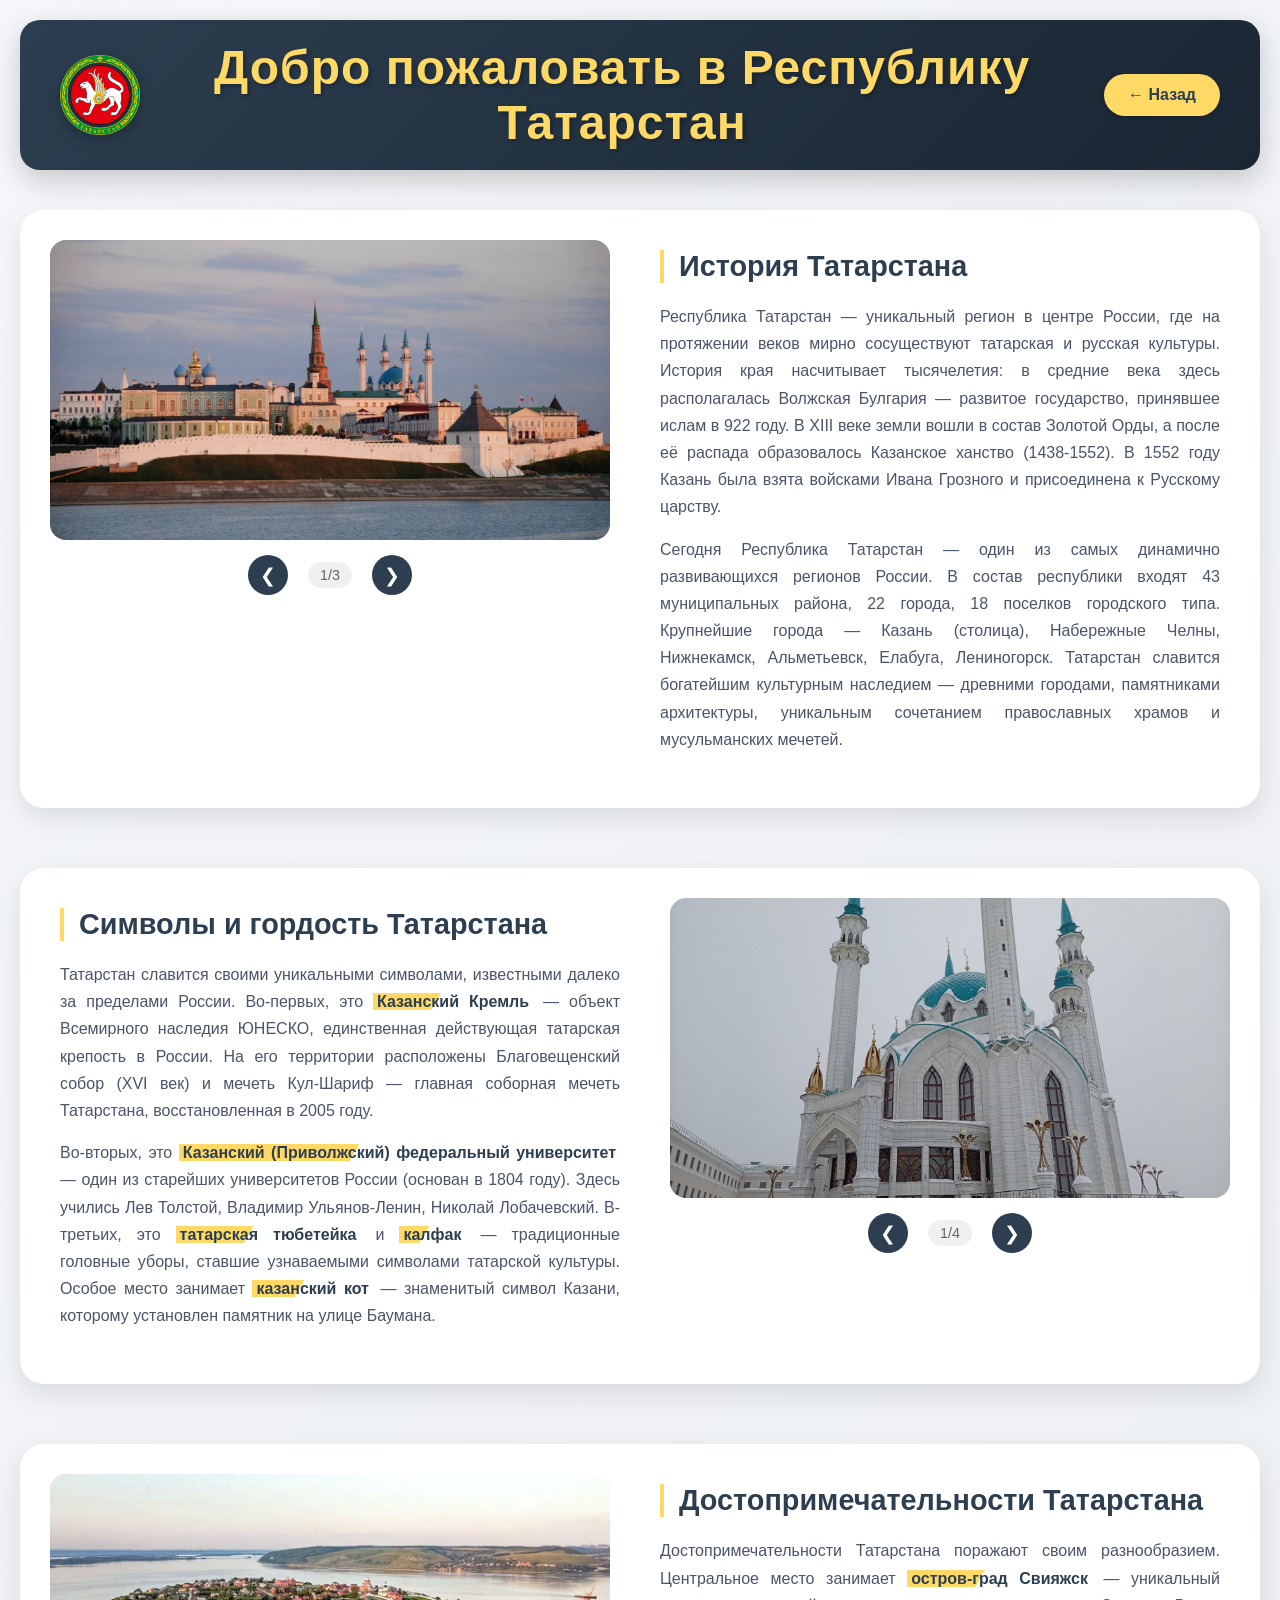
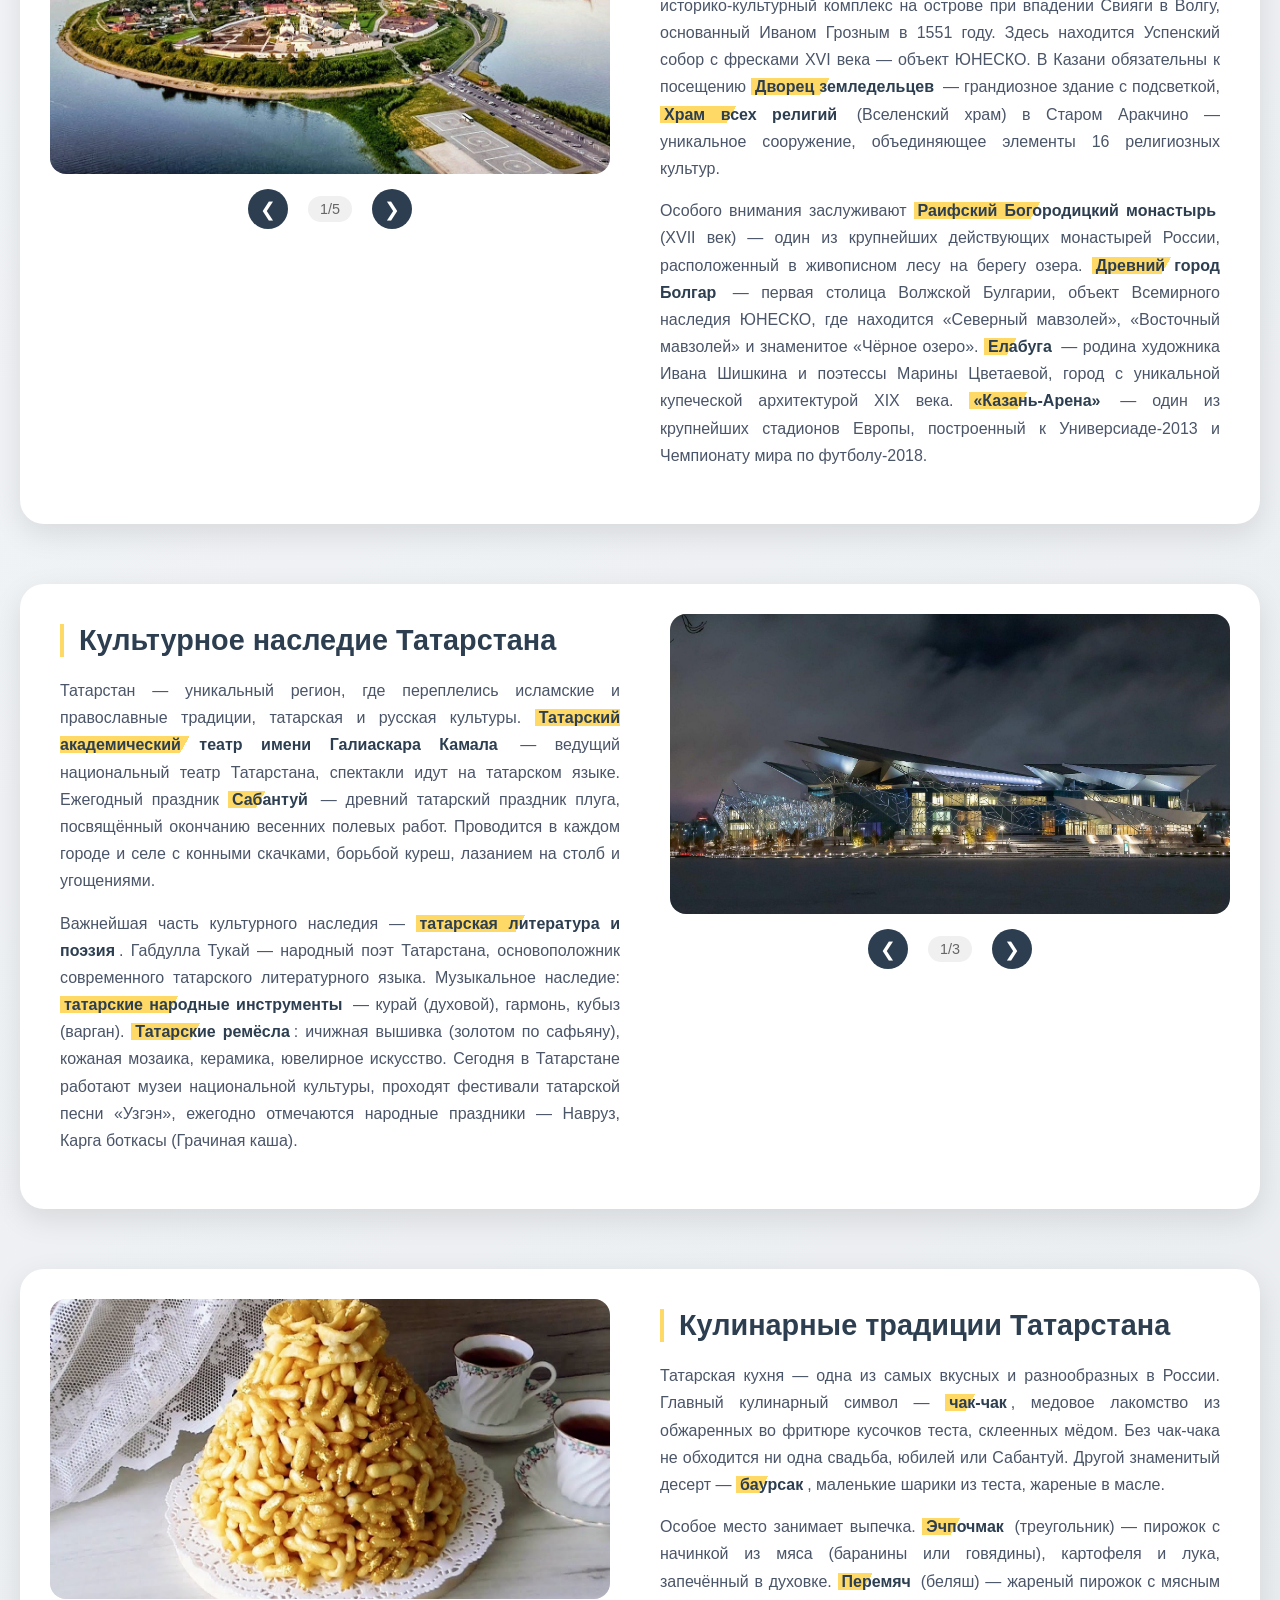
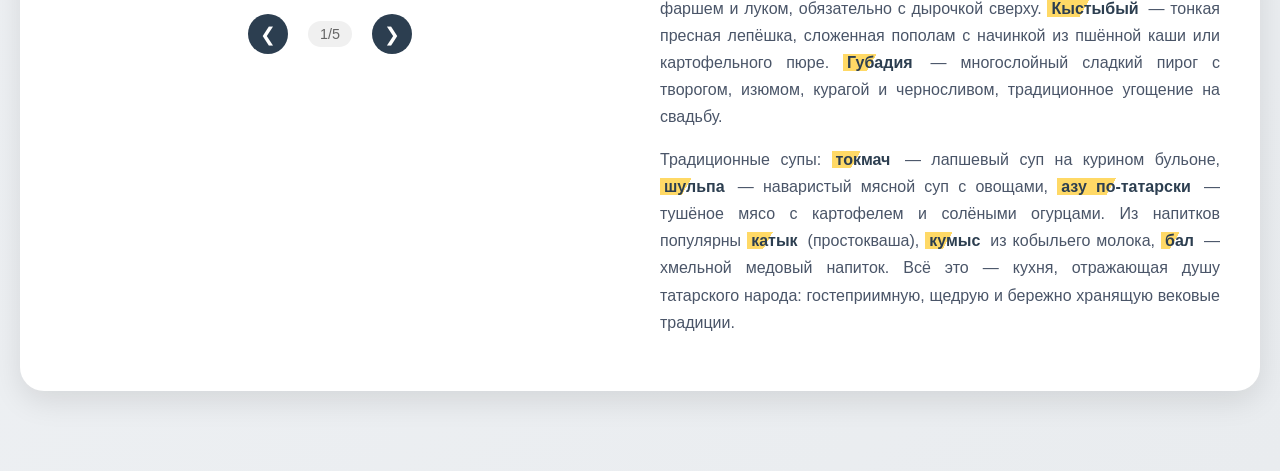
<file: region/Республика_Татарстан.html>
<!DOCTYPE html>
<html lang="ru">
<head>
    <meta charset="UTF-8">
    <meta name="viewport" content="width=device-width, initial-scale=1.0">
    <title>Татарстан - Республика двух культур</title>
    <link rel="stylesheet" href="../region/Курская область/style_region.css">
</head>
<body>
    <div class="welcome-banner">
        <img src="../img_logo/tatarstan.png" alt="Герб Республики Татарстан" class="logo">
        <h1 class="logo_text">Добро пожаловать в Республику Татарстан</h1>
        <button class="back-button" onclick="goBack()">← Назад</button>
    </div>

    <div class="main-layout">
        <!-- Первый блок: текст справа, изображения слева (история края) -->
        <div class="content-block">
            <div class="image-slider left-slider">
                <div class="slider-container">
                    <img src="../region/Республика Татарстан/tatarstan1.webp" alt="Казанский Кремль" class="slider-image active" id="slider1-img1">
                    <img src="../region/Республика Татарстан/tatarstan2.webp" alt="Башня Сююмбике" class="slider-image" id="slider1-img2">
                    <img src="../region/Республика Татарстан/tatarstan3.webp" alt="Современная Казань" class="slider-image" id="slider1-img3">
                </div>
                <div class="slider-controls">
                    <button class="slider-btn prev" onclick="changeImage('left', -1)">❮</button>
                    <span class="slider-counter" id="left-counter">1/3</span>
                    <button class="slider-btn next" onclick="changeImage('left', 1)">❯</button>
                </div>
            </div>
            <div class="text-content right-text">
                <h2>История Татарстана</h2>
                <p>Республика Татарстан — уникальный регион в центре России, где на протяжении веков мирно сосуществуют татарская и русская культуры. История края насчитывает тысячелетия: в средние века здесь располагалась Волжская Булгария — развитое государство, принявшее ислам в 922 году. В XIII веке земли вошли в состав Золотой Орды, а после её распада образовалось Казанское ханство (1438-1552). В 1552 году Казань была взята войсками Ивана Грозного и присоединена к Русскому царству.</p>
                <p>Сегодня Республика Татарстан — один из самых динамично развивающихся регионов России. В состав республики входят 43 муниципальных района, 22 города, 18 поселков городского типа. Крупнейшие города — Казань (столица), Набережные Челны, Нижнекамск, Альметьевск, Елабуга, Лениногорск. Татарстан славится богатейшим культурным наследием — древними городами, памятниками архитектуры, уникальным сочетанием православных храмов и мусульманских мечетей.</p>
            </div>
        </div>

        <!-- Второй блок: изображения слева, текст справа (символы и гордость края) -->
        <div class="content-block reverse">
            <div class="image-slider right-slider">
                <div class="slider-container">
                    <img src="../region/Республика Татарстан/tatarstan4.webp" alt="Мечеть Кул-Шариф" class="slider-image active" id="slider2-img1">
                    <img src="../region/Республика Татарстан/tatarstan5.webp" alt="Казанский федеральный университет" class="slider-image" id="slider2-img2">
                    <img src="../region/Республика Татарстан/tatarstan6.jpg" alt="Татарская тюбетейка" class="slider-image" id="slider2-img3">
                    <img src="../region/Республика Татарстан/tatarstan7.jpg" alt="Казанский кот - символ Казани" class="slider-image" id="slider2-img4">
                </div>
                <div class="slider-controls">
                    <button class="slider-btn prev" onclick="changeImage('right', -1)">❮</button>
                    <span class="slider-counter" id="right-counter">1/4</span>
                    <button class="slider-btn next" onclick="changeImage('right', 1)">❯</button>
                </div>
            </div>
            <div class="text-content left-text">
                <h2>Символы и гордость Татарстана</h2>
                <p>Татарстан славится своими уникальными символами, известными далеко за пределами России. Во-первых, это <strong>Казанский Кремль</strong> — объект Всемирного наследия ЮНЕСКО, единственная действующая татарская крепость в России. На его территории расположены Благовещенский собор (XVI век) и мечеть Кул-Шариф — главная соборная мечеть Татарстана, восстановленная в 2005 году.</p>
                <p>Во-вторых, это <strong>Казанский (Приволжский) федеральный университет</strong> — один из старейших университетов России (основан в 1804 году). Здесь учились Лев Толстой, Владимир Ульянов-Ленин, Николай Лобачевский. В-третьих, это <strong>татарская тюбетейка</strong> и <strong>калфак</strong> — традиционные головные уборы, ставшие узнаваемыми символами татарской культуры. Особое место занимает <strong>казанский кот</strong> — знаменитый символ Казани, которому установлен памятник на улице Баумана.</p>
            </div>
        </div>

        <!-- Третий блок: текст справа, изображения слева (достопримечательности) -->
        <div class="content-block">
            <div class="image-slider left-slider">
                <div class="slider-container">
                    <img src="../region/Республика Татарстан/tatarstan8.jpg" alt="Остров-град Свияжск" class="slider-image active" id="slider3-img1">
                    <img src="../region/Республика Татарстан/tatarstan9.jpg" alt="Дворец земледельцев в Казани" class="slider-image" id="slider3-img2">
                    <img src="../region/Республика Татарстан/tatarstan10.webp" alt="Храм всех религий в Старом Аракчино" class="slider-image" id="slider3-img3">
                    <img src="../region/Республика Татарстан/tatarstan11.webp" alt="Раифский Богородицкий монастырь" class="slider-image" id="slider3-img4">
                    <img src="../region/Республика Татарстан/tatarstan12.jfif" alt="Болгар - древняя столица Волжской Булгарии" class="slider-image" id="slider3-img5">
                </div>
                <div class="slider-controls">
                    <button class="slider-btn prev" onclick="changeImage('left2', -1)">❮</button>
                    <span class="slider-counter" id="left2-counter">1/5</span>
                    <button class="slider-btn next" onclick="changeImage('left2', 1)">❯</button>
                </div>
            </div>
            <div class="text-content right-text">
                <h2>Достопримечательности Татарстана</h2>
                <p>Достопримечательности Татарстана поражают своим разнообразием. Центральное место занимает <strong>остров-град Свияжск</strong> — уникальный историко-культурный комплекс на острове при впадении Свияги в Волгу, основанный Иваном Грозным в 1551 году. Здесь находится Успенский собор с фресками XVI века — объект ЮНЕСКО. В Казани обязательны к посещению <strong>Дворец земледельцев</strong> — грандиозное здание с подсветкой, <strong>Храм всех религий</strong> (Вселенский храм) в Старом Аракчино — уникальное сооружение, объединяющее элементы 16 религиозных культур.</p>
                <p>Особого внимания заслуживают <strong>Раифский Богородицкий монастырь</strong> (XVII век) — один из крупнейших действующих монастырей России, расположенный в живописном лесу на берегу озера. <strong>Древний город Болгар</strong> — первая столица Волжской Булгарии, объект Всемирного наследия ЮНЕСКО, где находится «Северный мавзолей», «Восточный мавзолей» и знаменитое «Чёрное озеро». <strong>Елабуга</strong> — родина художника Ивана Шишкина и поэтессы Марины Цветаевой, город с уникальной купеческой архитектурой XIX века. <strong>«Казань-Арена»</strong> — один из крупнейших стадионов Европы, построенный к Универсиаде-2013 и Чемпионату мира по футболу-2018.</p>
            </div>
        </div>

        <!-- Четвертый блок: изображения слева, текст справа (культурное наследие) -->
        <div class="content-block reverse">
            <div class="image-slider right-slider">
                <div class="slider-container">
                    <img src="../region/Республика Татарстан/tatarstan13.jfif" alt="Татарский театр им. Галиаскара Камала" class="slider-image active" id="slider4-img1">
                    <img src="../region/Республика Татарстан/tatarstan14.jpg" alt="Праздник Сабантуй" class="slider-image" id="slider4-img2">
                    <img src="../region/Республика Татарстан/tatarstan15.jpg" alt="Музей чак-чака в Казани" class="slider-image" id="slider4-img3">
                </div>
                <div class="slider-controls">
                    <button class="slider-btn prev" onclick="changeImage('right2', -1)">❮</button>
                    <span class="slider-counter" id="right2-counter">1/3</span>
                    <button class="slider-btn next" onclick="changeImage('right2', 1)">❯</button>
                </div>
            </div>
            <div class="text-content left-text">
                <h2>Культурное наследие Татарстана</h2>
                <p>Татарстан — уникальный регион, где переплелись исламские и православные традиции, татарская и русская культуры. <strong>Татарский академический театр имени Галиаскара Камала</strong> — ведущий национальный театр Татарстана, спектакли идут на татарском языке. Ежегодный праздник <strong>Сабантуй</strong> — древний татарский праздник плуга, посвящённый окончанию весенних полевых работ. Проводится в каждом городе и селе с конными скачками, борьбой куреш, лазанием на столб и угощениями.</p>
                <p>Важнейшая часть культурного наследия — <strong>татарская литература и поэзия</strong>. Габдулла Тукай — народный поэт Татарстана, основоположник современного татарского литературного языка. Музыкальное наследие: <strong>татарские народные инструменты</strong> — курай (духовой), гармонь, кубыз (варган). <strong>Татарские ремёсла</strong>: ичижная вышивка (золотом по сафьяну), кожаная мозаика, керамика, ювелирное искусство. Сегодня в Татарстане работают музеи национальной культуры, проходят фестивали татарской песни «Узгэн», ежегодно отмечаются народные праздники — Навруз, Карга боткасы (Грачиная каша).</p>
            </div>
        </div>

        <!-- Блок: Кулинарные традиции Татарстана -->
        <div class="content-block">
            <div class="image-slider left-slider">
                <div class="slider-container">
                    <img src="../region/Республика Татарстан/tatarstan16.jpg" alt="Чак-чак - главное татарское угощение" class="slider-image active" id="slider5-img1">
                    <img src="../region/Республика Татарстан/tatarstan17.jpg" alt="Эчпочмак - треугольный пирог с мясом" class="slider-image" id="slider5-img2">
                    <img src="../region/Республика Татарстан/tatarstan18.jpg" alt="Перемяч - татарский беляш" class="slider-image" id="slider5-img3">
                    <img src="../region/Республика Татарстан/tatarstan19.jpg" alt="Кыстыбый - лепёшка с пшенной кашей" class="slider-image" id="slider5-img4">
                    <img src="../region/Республика Татарстан/tatarstan20.jpg" alt="Татарские сладости" class="slider-image" id="slider5-img5">
                </div>
                <div class="slider-controls">
                    <button class="slider-btn prev" onclick="changeImage('left3', -1)">❮</button>
                    <span class="slider-counter" id="left3-counter">1/5</span>
                    <button class="slider-btn next" onclick="changeImage('left3', 1)">❯</button>
                </div>
            </div>
            <div class="text-content right-text">
                <h2>Кулинарные традиции Татарстана</h2>
                <p>Татарская кухня — одна из самых вкусных и разнообразных в России. Главный кулинарный символ — <strong>чак-чак</strong>, медовое лакомство из обжаренных во фритюре кусочков теста, склеенных мёдом. Без чак-чака не обходится ни одна свадьба, юбилей или Сабантуй. Другой знаменитый десерт — <strong>баурсак</strong>, маленькие шарики из теста, жареные в масле.</p>
                <p>Особое место занимает выпечка. <strong>Эчпочмак</strong> (треугольник) — пирожок с начинкой из мяса (баранины или говядины), картофеля и лука, запечённый в духовке. <strong>Перемяч</strong> (беляш) — жареный пирожок с мясным фаршем и луком, обязательно с дырочкой сверху. <strong>Кыстыбый</strong> — тонкая пресная лепёшка, сложенная пополам с начинкой из пшённой каши или картофельного пюре. <strong>Губадия</strong> — многослойный сладкий пирог с творогом, изюмом, курагой и черносливом, традиционное угощение на свадьбу.</p>
                <p>Традиционные супы: <strong>токмач</strong> — лапшевый суп на курином бульоне, <strong>шульпа</strong> — наваристый мясной суп с овощами, <strong>азу по-татарски</strong> — тушёное мясо с картофелем и солёными огурцами. Из напитков популярны <strong>катык</strong> (простокваша), <strong>кумыс</strong> из кобыльего молока, <strong>бал</strong> — хмельной медовый напиток. Всё это — кухня, отражающая душу татарского народа: гостеприимную, щедрую и бережно хранящую вековые традиции.</p>
            </div>
        </div>
    </div>

    <script>
        // Состояние слайдеров
        const sliders = {
            left: { current: 0, total: 3 },
            right: { current: 0, total: 4 },
            left2: { current: 0, total: 5 },
            right2: { current: 0, total: 3 },
            left3: { current: 0, total: 5 }
        };

        // Функция возврата на предыдущую страницу
        function goBack() {
            window.history.back();
        }

        // Функция смены изображения
        function changeImage(sliderId, direction) {
            const slider = sliders[sliderId];
            if (!slider) return;

            const newIndex = slider.current + direction;
            if (newIndex < 0 || newIndex >= slider.total) return;

            const oldImage = document.querySelector(`#slider${getSliderNumber(sliderId)}-img${slider.current + 1}`);
            if (oldImage) oldImage.classList.remove('active');

            slider.current = newIndex;

            const newImage = document.querySelector(`#slider${getSliderNumber(sliderId)}-img${slider.current + 1}`);
            if (newImage) newImage.classList.add('active');

            const counter = document.getElementById(`${sliderId}-counter`);
            if (counter) {
                counter.textContent = `${slider.current + 1}/${slider.total}`;
            }
        }

        function getSliderNumber(sliderId) {
            const map = {
                'left': '1',
                'right': '2',
                'left2': '3',
                'right2': '4',
                'left3': '5'
            };
            return map[sliderId] || '1';
        }
    </script>
</body>
</html>
</file>
<file: region/Курская область/style_region.css>
* {
    margin: 0;
    padding: 0;
    box-sizing: border-box;
}

body {
    font-family: 'Segoe UI', 'Roboto', 'Arial', sans-serif;
    padding: 20px;
    min-height: 100vh;
    background: linear-gradient(135deg, #f5f7fa 0%, #e9ecef 100%);
}
.welcome-banner {
    display: flex;
    align-items: center;
    justify-content: space-between;
    background: linear-gradient(135deg, #2c3e50 0%, #1a2632 100%);
    padding: 20px 40px;
    border-radius: 20px;
    margin-bottom: 40px;
    box-shadow: 0 10px 30px rgba(0, 0, 0, 0.2);
    flex-wrap: wrap;
    gap: 20px;
}

.logo {
    height: 80px;
    width: auto;
    filter: drop-shadow(0 4px 6px rgba(0, 0, 0, 0.3));
    transition: transform 0.3s ease;
}

.logo:hover {
    transform: scale(1.05);
}

.logo_text {
    color: #ffd966;
    font-size: 48px;
    font-weight: 700;
    text-shadow: 2px 2px 4px rgba(0, 0, 0, 0.3);
    letter-spacing: 1px;
    flex: 1;
    text-align: center;
    margin: 0 20px;

}

.back-button {
    background: #ffd966;
    color: #2c3e50;
    border: none;
    padding: 12px 24px;
    font-size: 1rem;
    font-weight: 600;
    border-radius: 40px;
    cursor: pointer;
    transition: all 0.3s ease;
    box-shadow: 0 2px 5px rgba(0, 0, 0, 0.2);
}

.back-button:hover {
    background: #ffc107;
    transform: translateY(-2px);
    box-shadow: 0 5px 15px rgba(0, 0, 0, 0.3);
}

.back-button:active {
    transform: translateY(0);
}
.main-layout {
    max-width: 1400px;
    width: 100%;
    margin: 0 auto;
}
.content-block {
    display: flex;
    gap: 40px;
    margin-bottom: 60px;
    background: white;
    border-radius: 24px;
    padding: 30px;
    box-shadow: 0 10px 30px rgba(0, 0, 0, 0.1);
    transition: transform 0.3s ease, box-shadow 0.3s ease;
}

.content-block:hover {
    transform: translateY(-5px);
    box-shadow: 0 20px 40px rgba(0, 0, 0, 0.15);
}

.content-block.reverse {
    flex-direction: row-reverse;
}
.image-slider {
    flex: 1;
    min-width: 300px;
}

.slider-container {
    position: relative;
    width: 100%;
    height: 300px;
    border-radius: 16px;
    overflow: hidden;
    background: #f0f0f0;
}

.slider-image {
    position: absolute;
    top: 0;
    left: 0;
    width: 100%;
    height: 100%;
    object-fit: cover;
    opacity: 0;
    transition: opacity 0.5s ease-in-out;
}

.slider-image.active {
    opacity: 1;
}

.slider-controls {
    display: flex;
    justify-content: center;
    align-items: center;
    gap: 20px;
    margin-top: 15px;
}

.slider-btn {
    background: #2c3e50;
    color: white;
    border: none;
    width: 40px;
    height: 40px;
    border-radius: 50%;
    font-size: 1.2rem;
    cursor: pointer;
    transition: all 0.3s ease;
    display: flex;
    align-items: center;
    justify-content: center;
}

.slider-btn:hover {
    background: #ffd966;
    color: #2c3e50;
    transform: scale(1.1);
}

.slider-counter {
    font-size: 0.9rem;
    color: #666;
    font-weight: 500;
    background: #f0f0f0;
    padding: 5px 12px;
    border-radius: 20px;
}
.text-content {
    flex: 1;
    padding: 10px;
}

.text-content h2 {
    color: #2c3e50;
    font-size: 1.8rem;
    margin-bottom: 20px;
    border-left: 4px solid #ffd966;
    padding-left: 15px;
}

.text-content p {
    color: #4a5568;
    line-height: 1.7;
    margin-bottom: 15px;
    font-size: 1rem;
    text-align: justify;
}

.text-content strong {
    color: #2c3e50;
    background: linear-gradient(120deg, #ffd966 0%, #ffd966 40%, transparent 40%);
    padding: 0 4px;
    font-weight: 600;
}

@media (max-width: 1024px) {
    .welcome-banner {
        padding: 15px 20px;
    }
    
    .logo_text {
        font-size: 1.3rem;
        margin: 0 10px;
    }
    
    .content-block, .content-block.reverse {
        flex-direction: column;
        gap: 20px;
        padding: 20px;
    }
    
    .image-slider {
        width: 100%;
    }
    
    .text-content h2 {
        font-size: 1.5rem;
    }
}

@media (max-width: 768px) {
    body {
        padding: 10px;
    }
    
    .welcome-banner {
        flex-direction: column;
        text-align: center;
    }
    
    .logo {
        height: 60px;
    }
    
    .logo_text {
        font-size: 1.1rem;
        margin: 10px 0;
    }
    
    .back-button {
        align-self: center;
    }
    
    .slider-container {
        height: 250px;
    }
    
    .text-content h2 {
        font-size: 1.3rem;
    }
    
    .text-content p {
        font-size: 0.9rem;
    }
}
.content-block.centered-slider .image-slider {
    display: flex;
    flex-direction: column;
    justify-content: center;
    align-items: center;
}

.content-block.centered-slider .slider-container {
    margin: 0 auto;
}

.content-block.centered-slider .slider-controls {
    justify-content: center;
}
</file>
